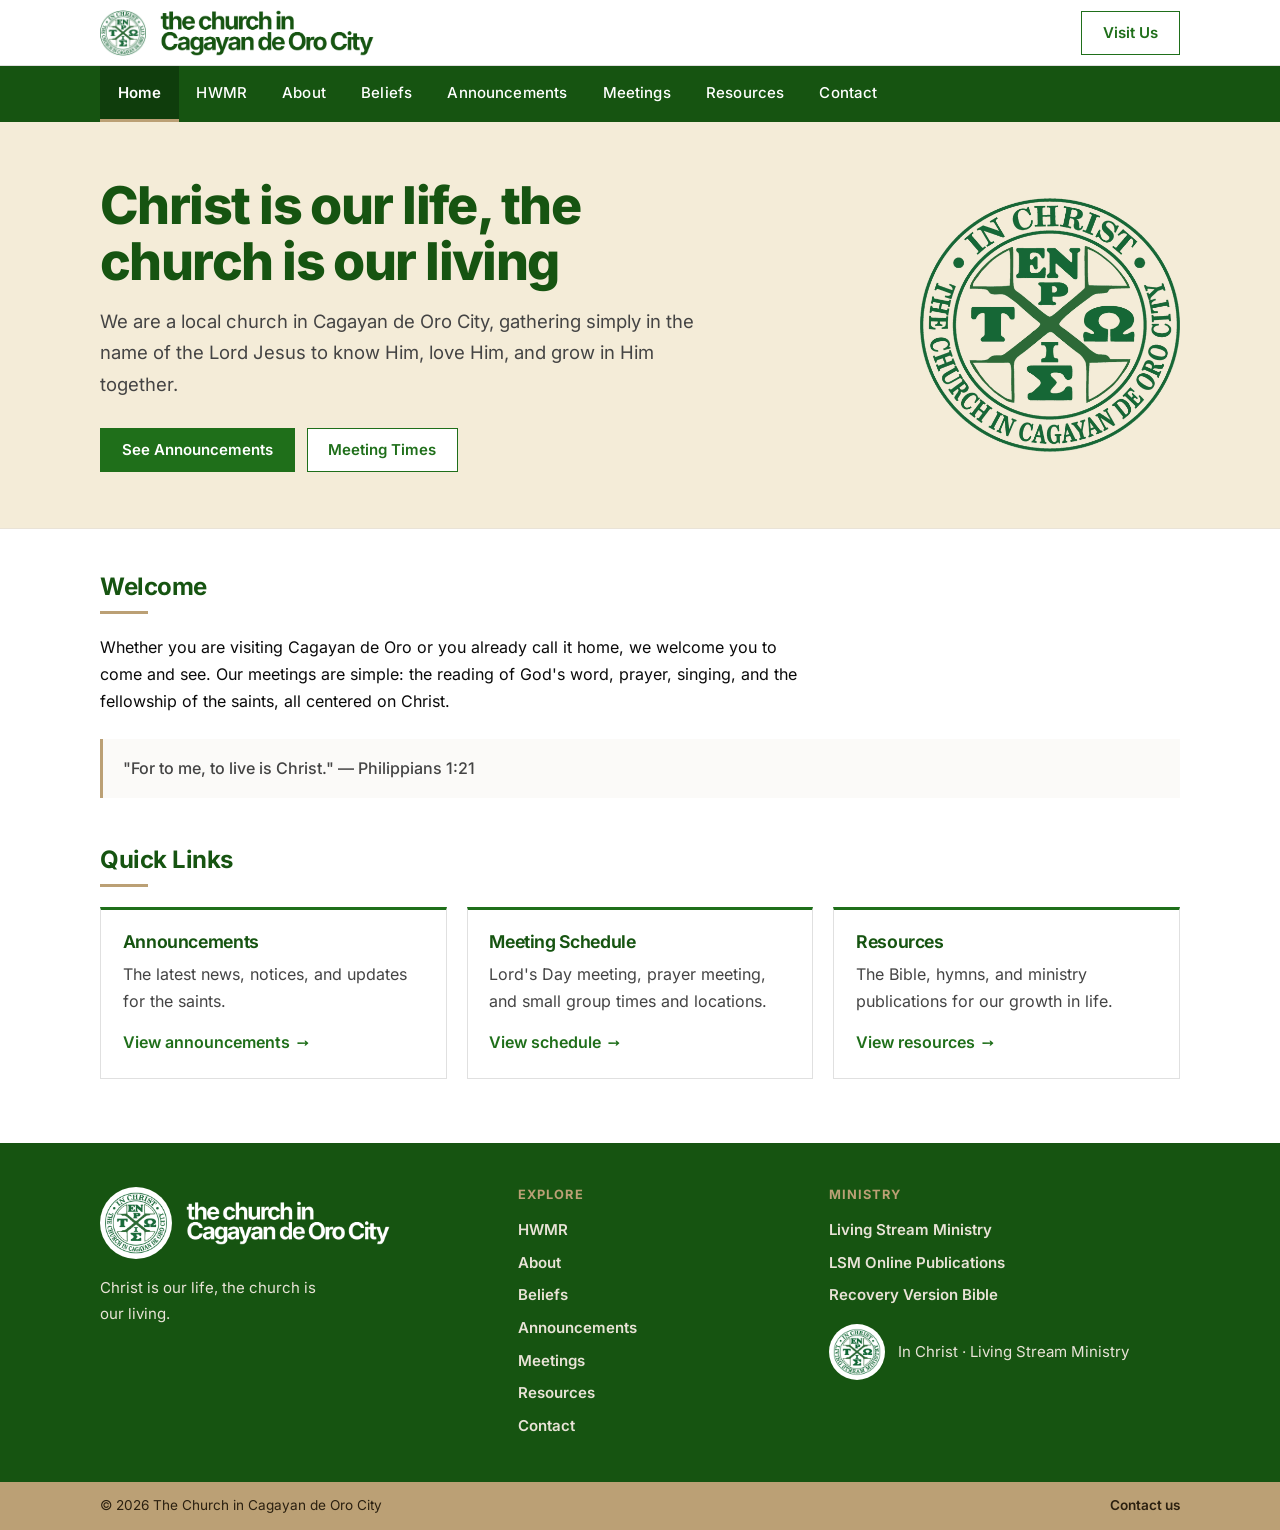
<file: index.html>
<!DOCTYPE html>
<html lang="en">
<head>
<meta charset="UTF-8">
<meta name="viewport" content="width=device-width, initial-scale=1.0">
<title>The Church in Cagayan de Oro City</title>
<meta name="description" content="Church in Cagayan de Oro — Christ is our life, the church is our living. Meeting times, announcements, and resources.">
<meta name="theme-color" content="#165411">
<link rel="icon" type="image/png" sizes="48x48" href="assets/web/favicon-48.png">
<link rel="apple-touch-icon" href="assets/web/apple-touch-icon.png">
<link rel="preload" href="assets/fonts/inter-latin-wght-normal.woff2" as="font" type="font/woff2" crossorigin>
<link rel="stylesheet" href="css/style.css">
<script>document.documentElement.classList.add('js');</script>
</head>
<body>

<a class="skip-link" href="#main">Skip to content</a>

<header class="brand-bar">
  <div class="container">
    <a class="brand" href="index.html" aria-label="The church in Cagayan de Oro City — Home">
      <img class="brand-seal" src="assets/web/seal-192.png" width="46" height="46" alt="">
      <img class="brand-text" src="assets/web/text-logo-green.png" width="214" height="46" alt="the church in Cagayan de Oro City">
    </a>
    <a class="button inverse" href="meetings.html">Visit Us</a>
  </div>
</header>

<nav class="main-nav" aria-label="Main">
  <div class="container">
    <button class="nav-toggle" type="button" aria-expanded="false" aria-controls="nav-list">
      <span class="nav-toggle-icon" aria-hidden="true"></span> Menu
    </button>
    <ul id="nav-list">
        <li><a href="index.html" aria-current="page">Home</a></li>
        <li><a href="hwmr.html">HWMR</a></li>
        <li><a href="about.html">About</a></li>
        <li><a href="beliefs.html">Beliefs</a></li>
        <li><a href="announcements.html">Announcements</a></li>
        <li><a href="meetings.html">Meetings</a></li>
        <li><a href="resources.html">Resources</a></li>
        <li><a href="contact.html">Contact</a></li>
    </ul>
  </div>
</nav>

<section class="hero">
  <div class="container">
    <div>
      <h1>Christ is our life, the church is our living</h1>
      <p>We are a local church in Cagayan de Oro City, gathering simply in the name of the Lord Jesus to know Him, love Him, and grow in Him together.</p>
      <div class="hero-actions">
        <a class="button" href="announcements.html">See Announcements</a>
        <a class="button secondary" href="meetings.html">Meeting Times</a>
      </div>
    </div>
    <img class="hero-seal" src="assets/web/seal-512.png" width="512" height="512" alt="" aria-hidden="true">
  </div>
</section>

<main id="main">
  <div class="container">

    <section>
      <h2>Welcome</h2>
      <p>Whether you are visiting Cagayan de Oro or you already call it home, we welcome you to come and see. Our meetings are simple: the reading of God's word, prayer, singing, and the fellowship of the saints, all centered on Christ.</p>
      <blockquote>"For to me, to live is Christ." — Philippians 1:21</blockquote>
    </section>

    <section>
      <h2>Quick Links</h2>
      <div class="card-grid">
        <div class="card">
          <h3>Announcements</h3>
          <p>The latest news, notices, and updates for the saints.</p>
          <a href="announcements.html">View announcements &rarr;</a>
        </div>
        <div class="card">
          <h3>Meeting Schedule</h3>
          <p>Lord's Day meeting, prayer meeting, and small group times and locations.</p>
          <a href="meetings.html">View schedule &rarr;</a>
        </div>
        <div class="card">
          <h3>Resources</h3>
          <p>The Bible, hymns, and ministry publications for our growth in life.</p>
          <a href="resources.html">View resources &rarr;</a>
        </div>
      </div>
    </section>

  </div>
</main>

<footer class="site-footer">
  <div class="footer-main">
    <div class="container">
      <div>
        <a class="footer-brand" href="index.html" aria-label="The church in Cagayan de Oro City — Home">
          <span class="footer-seal-badge"><img src="assets/web/seal-192.png" width="62" height="62" alt=""></span>
          <img class="brand-text" src="assets/web/text-logo-light.png" width="205" height="44" alt="the church in Cagayan de Oro City">
        </a>
        <p class="footer-tagline">Christ is our life, the church is our living.</p>
      </div>
      <nav aria-label="Footer">
        <h2>Explore</h2>
        <ul class="footer-links">
          <li><a href="hwmr.html">HWMR</a></li>
          <li><a href="about.html">About</a></li>
          <li><a href="beliefs.html">Beliefs</a></li>
          <li><a href="announcements.html">Announcements</a></li>
          <li><a href="meetings.html">Meetings</a></li>
          <li><a href="resources.html">Resources</a></li>
          <li><a href="contact.html">Contact</a></li>
        </ul>
      </nav>
      <div>
        <h2>Ministry</h2>
        <ul class="footer-links">
          <li><a href="https://www.lsm.org/" target="_blank" rel="noopener">Living Stream Ministry</a></li>
          <li><a href="https://www.ministrybooks.org/" target="_blank" rel="noopener">LSM Online Publications</a></li>
          <li><a href="https://online.recoveryversion.bible/" target="_blank" rel="noopener">Recovery Version Bible</a></li>
        </ul>
        <div class="footer-lsm">
          <span class="footer-seal-badge"><img src="assets/web/lsm-logo-128.png" width="48" height="48" alt=""></span>
          <span>In Christ &middot; Living Stream Ministry</span>
        </div>
      </div>
    </div>
  </div>
  <div class="footer-bar">
    <div class="container">
      <div>&copy; <span id="year"></span> The Church in Cagayan de Oro City</div>
      <div><a href="contact.html">Contact us</a></div>
    </div>
  </div>
</footer>

<script src="js/site.js" defer></script>
</body>
</html>
</file>
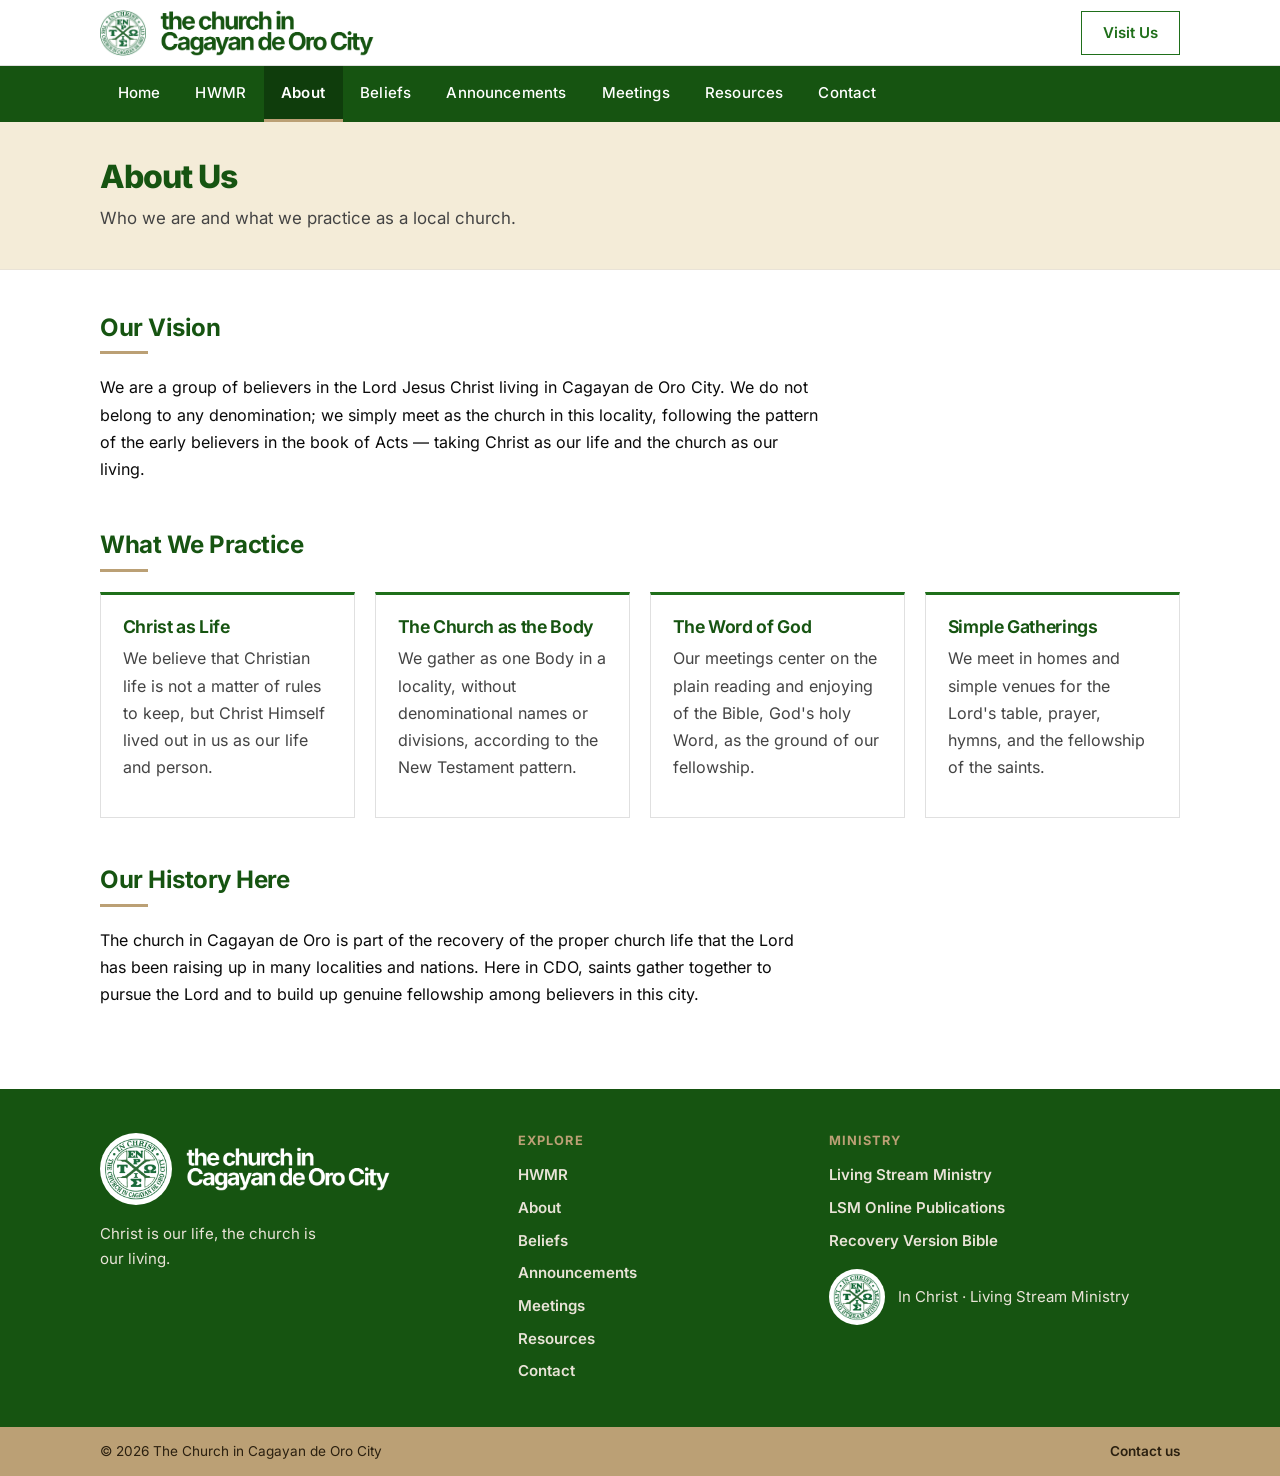
<file: about.html>
<!DOCTYPE html>
<html lang="en">
<head>
<meta charset="UTF-8">
<meta name="viewport" content="width=device-width, initial-scale=1.0">
<title>About Us — The Church in Cagayan de Oro City</title>
<meta name="description" content="About the church in Cagayan de Oro City — our vision, our practice, and our history.">
<meta name="theme-color" content="#165411">
<link rel="icon" type="image/png" sizes="48x48" href="assets/web/favicon-48.png">
<link rel="apple-touch-icon" href="assets/web/apple-touch-icon.png">
<link rel="preload" href="assets/fonts/inter-latin-wght-normal.woff2" as="font" type="font/woff2" crossorigin>
<link rel="stylesheet" href="css/style.css">
<script>document.documentElement.classList.add('js');</script>
</head>
<body>

<a class="skip-link" href="#main">Skip to content</a>

<header class="brand-bar">
  <div class="container">
    <a class="brand" href="index.html" aria-label="The church in Cagayan de Oro City — Home">
      <img class="brand-seal" src="assets/web/seal-192.png" width="46" height="46" alt="">
      <img class="brand-text" src="assets/web/text-logo-green.png" width="214" height="46" alt="the church in Cagayan de Oro City">
    </a>
    <a class="button inverse" href="meetings.html">Visit Us</a>
  </div>
</header>

<nav class="main-nav" aria-label="Main">
  <div class="container">
    <button class="nav-toggle" type="button" aria-expanded="false" aria-controls="nav-list">
      <span class="nav-toggle-icon" aria-hidden="true"></span> Menu
    </button>
    <ul id="nav-list">
        <li><a href="index.html">Home</a></li>
        <li><a href="hwmr.html">HWMR</a></li>
        <li><a href="about.html" aria-current="page">About</a></li>
        <li><a href="beliefs.html">Beliefs</a></li>
        <li><a href="announcements.html">Announcements</a></li>
        <li><a href="meetings.html">Meetings</a></li>
        <li><a href="resources.html">Resources</a></li>
        <li><a href="contact.html">Contact</a></li>
    </ul>
  </div>
</nav>

<div class="page-header">
  <div class="container">
    <h1>About Us</h1>
    <p>Who we are and what we practice as a local church.</p>
  </div>
</div>

<main id="main">
  <div class="container">

    <section>
      <h2>Our Vision</h2>
      <p>We are a group of believers in the Lord Jesus Christ living in Cagayan de Oro City. We do not belong to any denomination; we simply meet as the church in this locality, following the pattern of the early believers in the book of Acts — taking Christ as our life and the church as our living.</p>
    </section>

    <section>
      <h2>What We Practice</h2>
      <div class="card-grid">
        <div class="card">
          <h3>Christ as Life</h3>
          <p>We believe that Christian life is not a matter of rules to keep, but Christ Himself lived out in us as our life and person.</p>
        </div>
        <div class="card">
          <h3>The Church as the Body</h3>
          <p>We gather as one Body in a locality, without denominational names or divisions, according to the New Testament pattern.</p>
        </div>
        <div class="card">
          <h3>The Word of God</h3>
          <p>Our meetings center on the plain reading and enjoying of the Bible, God's holy Word, as the ground of our fellowship.</p>
        </div>
        <div class="card">
          <h3>Simple Gatherings</h3>
          <p>We meet in homes and simple venues for the Lord's table, prayer, hymns, and the fellowship of the saints.</p>
        </div>
      </div>
    </section>

    <section>
      <h2>Our History Here</h2>
      <p>The church in Cagayan de Oro is part of the recovery of the proper church life that the Lord has been raising up in many localities and nations. Here in CDO, saints gather together to pursue the Lord and to build up genuine fellowship among believers in this city.</p>
    </section>

  </div>
</main>

<footer class="site-footer">
  <div class="footer-main">
    <div class="container">
      <div>
        <a class="footer-brand" href="index.html" aria-label="The church in Cagayan de Oro City — Home">
          <span class="footer-seal-badge"><img src="assets/web/seal-192.png" width="62" height="62" alt=""></span>
          <img class="brand-text" src="assets/web/text-logo-light.png" width="205" height="44" alt="the church in Cagayan de Oro City">
        </a>
        <p class="footer-tagline">Christ is our life, the church is our living.</p>
      </div>
      <nav aria-label="Footer">
        <h2>Explore</h2>
        <ul class="footer-links">
          <li><a href="hwmr.html">HWMR</a></li>
          <li><a href="about.html">About</a></li>
          <li><a href="beliefs.html">Beliefs</a></li>
          <li><a href="announcements.html">Announcements</a></li>
          <li><a href="meetings.html">Meetings</a></li>
          <li><a href="resources.html">Resources</a></li>
          <li><a href="contact.html">Contact</a></li>
        </ul>
      </nav>
      <div>
        <h2>Ministry</h2>
        <ul class="footer-links">
          <li><a href="https://www.lsm.org/" target="_blank" rel="noopener">Living Stream Ministry</a></li>
          <li><a href="https://www.ministrybooks.org/" target="_blank" rel="noopener">LSM Online Publications</a></li>
          <li><a href="https://online.recoveryversion.bible/" target="_blank" rel="noopener">Recovery Version Bible</a></li>
        </ul>
        <div class="footer-lsm">
          <span class="footer-seal-badge"><img src="assets/web/lsm-logo-128.png" width="48" height="48" alt=""></span>
          <span>In Christ &middot; Living Stream Ministry</span>
        </div>
      </div>
    </div>
  </div>
  <div class="footer-bar">
    <div class="container">
      <div>&copy; <span id="year"></span> The Church in Cagayan de Oro City</div>
      <div><a href="contact.html">Contact us</a></div>
    </div>
  </div>
</footer>

<script src="js/site.js" defer></script>
</body>
</html>
</file>
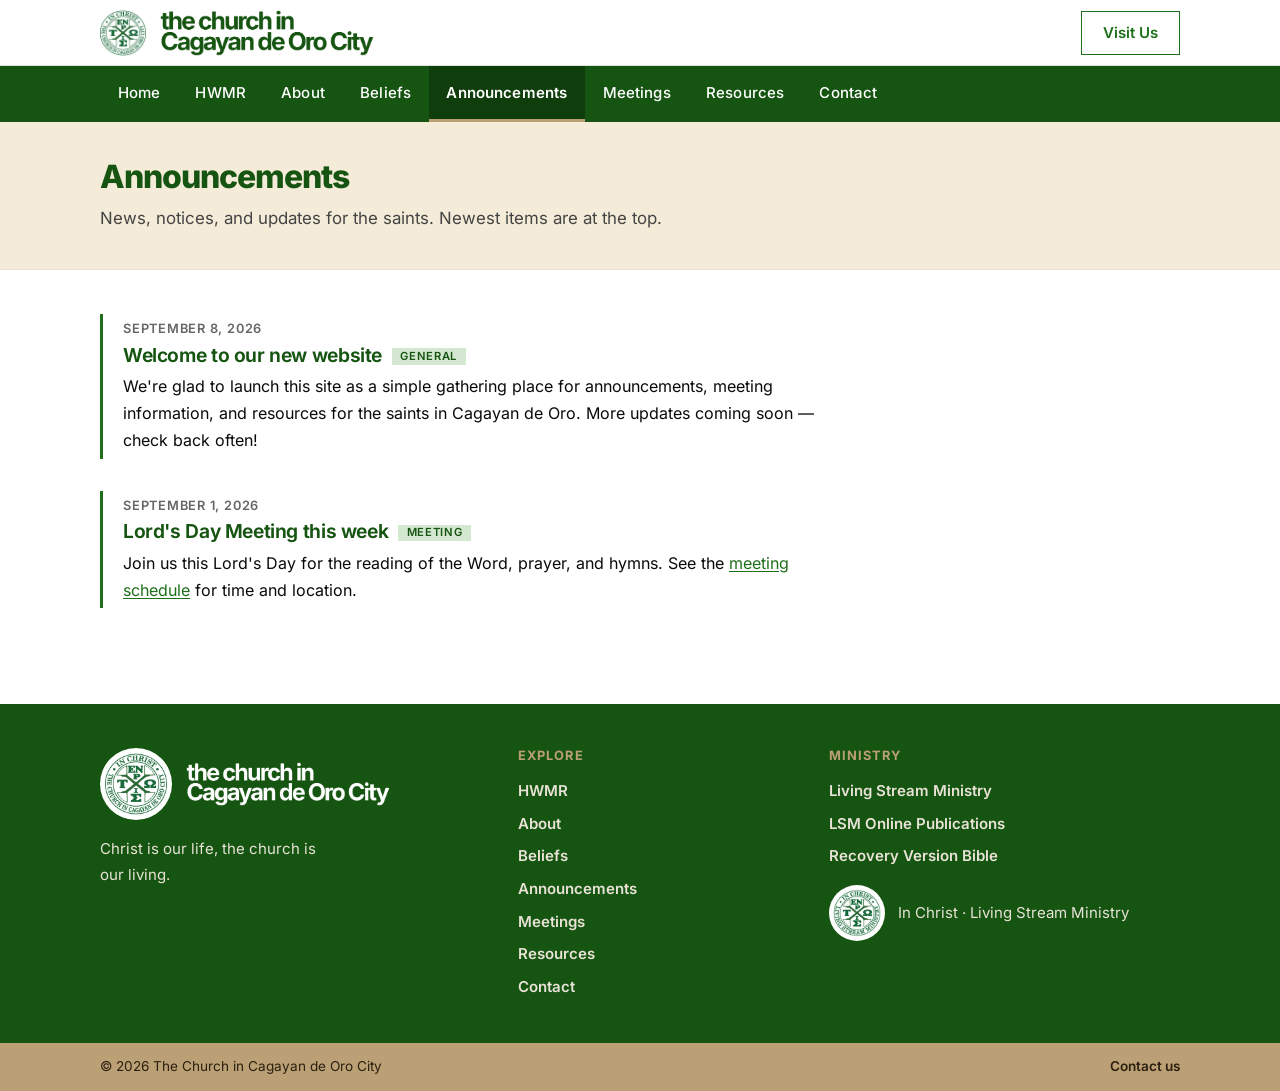
<file: announcements.html>
<!DOCTYPE html>
<html lang="en">
<head>
<meta charset="UTF-8">
<meta name="viewport" content="width=device-width, initial-scale=1.0">
<title>Announcements — The Church in Cagayan de Oro City</title>
<meta name="description" content="Latest announcements, news, and notices for the church in Cagayan de Oro.">
<meta name="theme-color" content="#165411">
<link rel="icon" type="image/png" sizes="48x48" href="assets/web/favicon-48.png">
<link rel="apple-touch-icon" href="assets/web/apple-touch-icon.png">
<link rel="preload" href="assets/fonts/inter-latin-wght-normal.woff2" as="font" type="font/woff2" crossorigin>
<link rel="stylesheet" href="css/style.css">
<script>document.documentElement.classList.add('js');</script>
</head>
<body>

<a class="skip-link" href="#main">Skip to content</a>

<header class="brand-bar">
  <div class="container">
    <a class="brand" href="index.html" aria-label="The church in Cagayan de Oro City — Home">
      <img class="brand-seal" src="assets/web/seal-192.png" width="46" height="46" alt="">
      <img class="brand-text" src="assets/web/text-logo-green.png" width="214" height="46" alt="the church in Cagayan de Oro City">
    </a>
    <a class="button inverse" href="meetings.html">Visit Us</a>
  </div>
</header>

<nav class="main-nav" aria-label="Main">
  <div class="container">
    <button class="nav-toggle" type="button" aria-expanded="false" aria-controls="nav-list">
      <span class="nav-toggle-icon" aria-hidden="true"></span> Menu
    </button>
    <ul id="nav-list">
        <li><a href="index.html">Home</a></li>
        <li><a href="hwmr.html">HWMR</a></li>
        <li><a href="about.html">About</a></li>
        <li><a href="beliefs.html">Beliefs</a></li>
        <li><a href="announcements.html" aria-current="page">Announcements</a></li>
        <li><a href="meetings.html">Meetings</a></li>
        <li><a href="resources.html">Resources</a></li>
        <li><a href="contact.html">Contact</a></li>
    </ul>
  </div>
</nav>

<div class="page-header">
  <div class="container">
    <h1>Announcements</h1>
    <p>News, notices, and updates for the saints. Newest items are at the top.</p>
  </div>
</div>

<main id="main">
  <div class="container">

    <!--
      HOW TO ADD A NEW ANNOUNCEMENT
      Copy one <article class="announcement"> block below, paste it right
      after this comment (so it appears at the top / newest first), and
      edit the date, tag, title, and text.
    -->

    <article class="announcement">
      <span class="date">September 8, 2026</span>
      <h3>Welcome to our new website<span class="tag">General</span></h3>
      <p>We're glad to launch this site as a simple gathering place for announcements, meeting information, and resources for the saints in Cagayan de Oro. More updates coming soon — check back often!</p>
    </article>

    <article class="announcement">
      <span class="date">September 1, 2026</span>
      <h3>Lord's Day Meeting this week<span class="tag">Meeting</span></h3>
      <p>Join us this Lord's Day for the reading of the Word, prayer, and hymns. See the <a href="meetings.html">meeting schedule</a> for time and location.</p>
    </article>

  </div>
</main>

<footer class="site-footer">
  <div class="footer-main">
    <div class="container">
      <div>
        <a class="footer-brand" href="index.html" aria-label="The church in Cagayan de Oro City — Home">
          <span class="footer-seal-badge"><img src="assets/web/seal-192.png" width="62" height="62" alt=""></span>
          <img class="brand-text" src="assets/web/text-logo-light.png" width="205" height="44" alt="the church in Cagayan de Oro City">
        </a>
        <p class="footer-tagline">Christ is our life, the church is our living.</p>
      </div>
      <nav aria-label="Footer">
        <h2>Explore</h2>
        <ul class="footer-links">
          <li><a href="hwmr.html">HWMR</a></li>
          <li><a href="about.html">About</a></li>
          <li><a href="beliefs.html">Beliefs</a></li>
          <li><a href="announcements.html">Announcements</a></li>
          <li><a href="meetings.html">Meetings</a></li>
          <li><a href="resources.html">Resources</a></li>
          <li><a href="contact.html">Contact</a></li>
        </ul>
      </nav>
      <div>
        <h2>Ministry</h2>
        <ul class="footer-links">
          <li><a href="https://www.lsm.org/" target="_blank" rel="noopener">Living Stream Ministry</a></li>
          <li><a href="https://www.ministrybooks.org/" target="_blank" rel="noopener">LSM Online Publications</a></li>
          <li><a href="https://online.recoveryversion.bible/" target="_blank" rel="noopener">Recovery Version Bible</a></li>
        </ul>
        <div class="footer-lsm">
          <span class="footer-seal-badge"><img src="assets/web/lsm-logo-128.png" width="48" height="48" alt=""></span>
          <span>In Christ &middot; Living Stream Ministry</span>
        </div>
      </div>
    </div>
  </div>
  <div class="footer-bar">
    <div class="container">
      <div>&copy; <span id="year"></span> The Church in Cagayan de Oro City</div>
      <div><a href="contact.html">Contact us</a></div>
    </div>
  </div>
</footer>

<script src="js/site.js" defer></script>
</body>
</html>
</file>
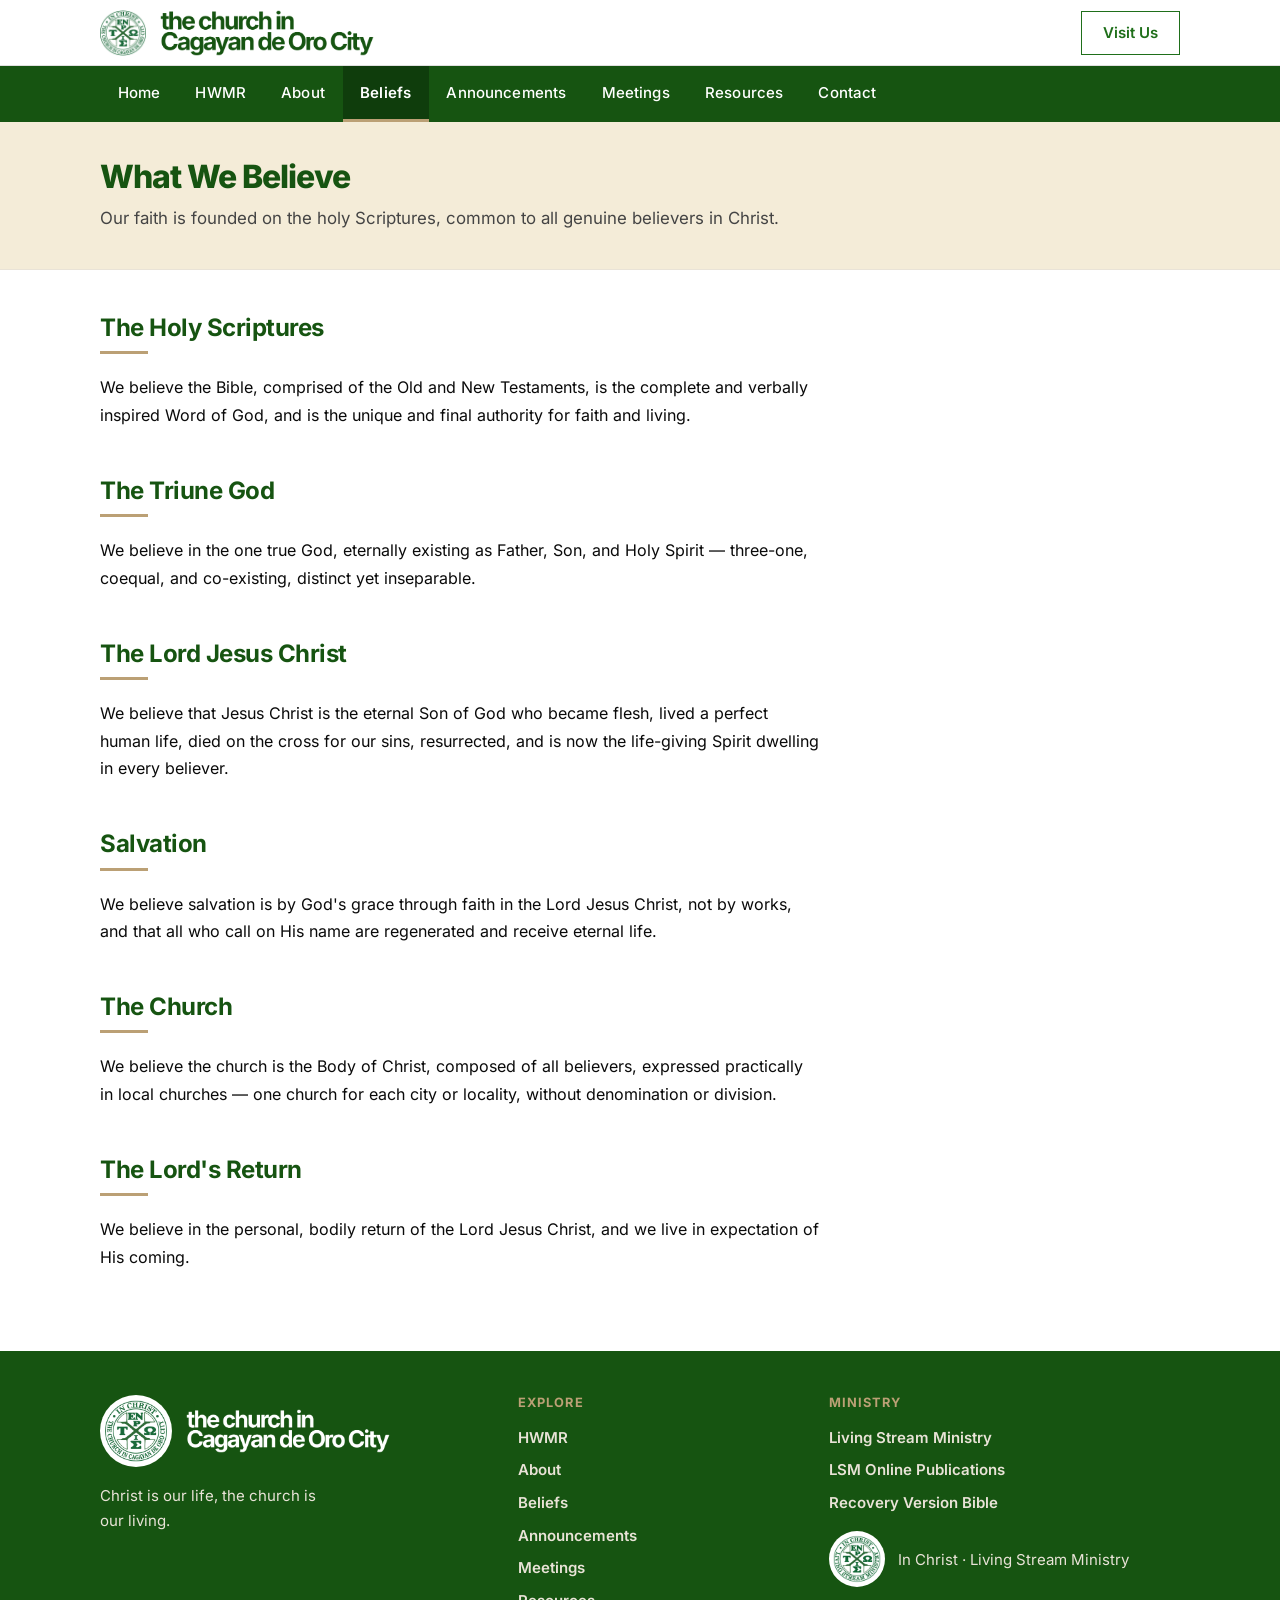
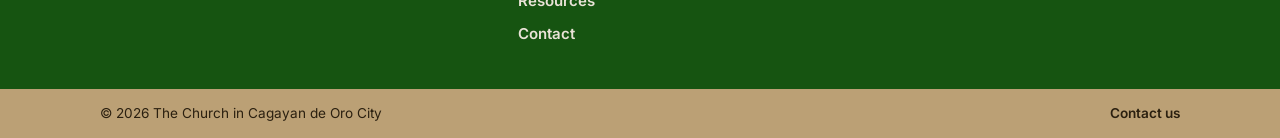
<file: beliefs.html>
<!DOCTYPE html>
<html lang="en">
<head>
<meta charset="UTF-8">
<meta name="viewport" content="width=device-width, initial-scale=1.0">
<title>What We Believe — The Church in Cagayan de Oro City</title>
<meta name="description" content="The core beliefs of the church in Cagayan de Oro City.">
<meta name="theme-color" content="#165411">
<link rel="icon" type="image/png" sizes="48x48" href="assets/web/favicon-48.png">
<link rel="apple-touch-icon" href="assets/web/apple-touch-icon.png">
<link rel="preload" href="assets/fonts/inter-latin-wght-normal.woff2" as="font" type="font/woff2" crossorigin>
<link rel="stylesheet" href="css/style.css">
<script>document.documentElement.classList.add('js');</script>
</head>
<body>

<a class="skip-link" href="#main">Skip to content</a>

<header class="brand-bar">
  <div class="container">
    <a class="brand" href="index.html" aria-label="The church in Cagayan de Oro City — Home">
      <img class="brand-seal" src="assets/web/seal-192.png" width="46" height="46" alt="">
      <img class="brand-text" src="assets/web/text-logo-green.png" width="214" height="46" alt="the church in Cagayan de Oro City">
    </a>
    <a class="button inverse" href="meetings.html">Visit Us</a>
  </div>
</header>

<nav class="main-nav" aria-label="Main">
  <div class="container">
    <button class="nav-toggle" type="button" aria-expanded="false" aria-controls="nav-list">
      <span class="nav-toggle-icon" aria-hidden="true"></span> Menu
    </button>
    <ul id="nav-list">
        <li><a href="index.html">Home</a></li>
        <li><a href="hwmr.html">HWMR</a></li>
        <li><a href="about.html">About</a></li>
        <li><a href="beliefs.html" aria-current="page">Beliefs</a></li>
        <li><a href="announcements.html">Announcements</a></li>
        <li><a href="meetings.html">Meetings</a></li>
        <li><a href="resources.html">Resources</a></li>
        <li><a href="contact.html">Contact</a></li>
    </ul>
  </div>
</nav>

<div class="page-header">
  <div class="container">
    <h1>What We Believe</h1>
    <p>Our faith is founded on the holy Scriptures, common to all genuine believers in Christ.</p>
  </div>
</div>

<main id="main">
  <div class="container">

    <section>
      <h2>The Holy Scriptures</h2>
      <p>We believe the Bible, comprised of the Old and New Testaments, is the complete and verbally inspired Word of God, and is the unique and final authority for faith and living.</p>
    </section>

    <section>
      <h2>The Triune God</h2>
      <p>We believe in the one true God, eternally existing as Father, Son, and Holy Spirit — three-one, coequal, and co-existing, distinct yet inseparable.</p>
    </section>

    <section>
      <h2>The Lord Jesus Christ</h2>
      <p>We believe that Jesus Christ is the eternal Son of God who became flesh, lived a perfect human life, died on the cross for our sins, resurrected, and is now the life-giving Spirit dwelling in every believer.</p>
    </section>

    <section>
      <h2>Salvation</h2>
      <p>We believe salvation is by God's grace through faith in the Lord Jesus Christ, not by works, and that all who call on His name are regenerated and receive eternal life.</p>
    </section>

    <section>
      <h2>The Church</h2>
      <p>We believe the church is the Body of Christ, composed of all believers, expressed practically in local churches — one church for each city or locality, without denomination or division.</p>
    </section>

    <section>
      <h2>The Lord's Return</h2>
      <p>We believe in the personal, bodily return of the Lord Jesus Christ, and we live in expectation of His coming.</p>
    </section>

  </div>
</main>

<footer class="site-footer">
  <div class="footer-main">
    <div class="container">
      <div>
        <a class="footer-brand" href="index.html" aria-label="The church in Cagayan de Oro City — Home">
          <span class="footer-seal-badge"><img src="assets/web/seal-192.png" width="62" height="62" alt=""></span>
          <img class="brand-text" src="assets/web/text-logo-light.png" width="205" height="44" alt="the church in Cagayan de Oro City">
        </a>
        <p class="footer-tagline">Christ is our life, the church is our living.</p>
      </div>
      <nav aria-label="Footer">
        <h2>Explore</h2>
        <ul class="footer-links">
          <li><a href="hwmr.html">HWMR</a></li>
          <li><a href="about.html">About</a></li>
          <li><a href="beliefs.html">Beliefs</a></li>
          <li><a href="announcements.html">Announcements</a></li>
          <li><a href="meetings.html">Meetings</a></li>
          <li><a href="resources.html">Resources</a></li>
          <li><a href="contact.html">Contact</a></li>
        </ul>
      </nav>
      <div>
        <h2>Ministry</h2>
        <ul class="footer-links">
          <li><a href="https://www.lsm.org/" target="_blank" rel="noopener">Living Stream Ministry</a></li>
          <li><a href="https://www.ministrybooks.org/" target="_blank" rel="noopener">LSM Online Publications</a></li>
          <li><a href="https://online.recoveryversion.bible/" target="_blank" rel="noopener">Recovery Version Bible</a></li>
        </ul>
        <div class="footer-lsm">
          <span class="footer-seal-badge"><img src="assets/web/lsm-logo-128.png" width="48" height="48" alt=""></span>
          <span>In Christ &middot; Living Stream Ministry</span>
        </div>
      </div>
    </div>
  </div>
  <div class="footer-bar">
    <div class="container">
      <div>&copy; <span id="year"></span> The Church in Cagayan de Oro City</div>
      <div><a href="contact.html">Contact us</a></div>
    </div>
  </div>
</footer>

<script src="js/site.js" defer></script>
</body>
</html>
</file>
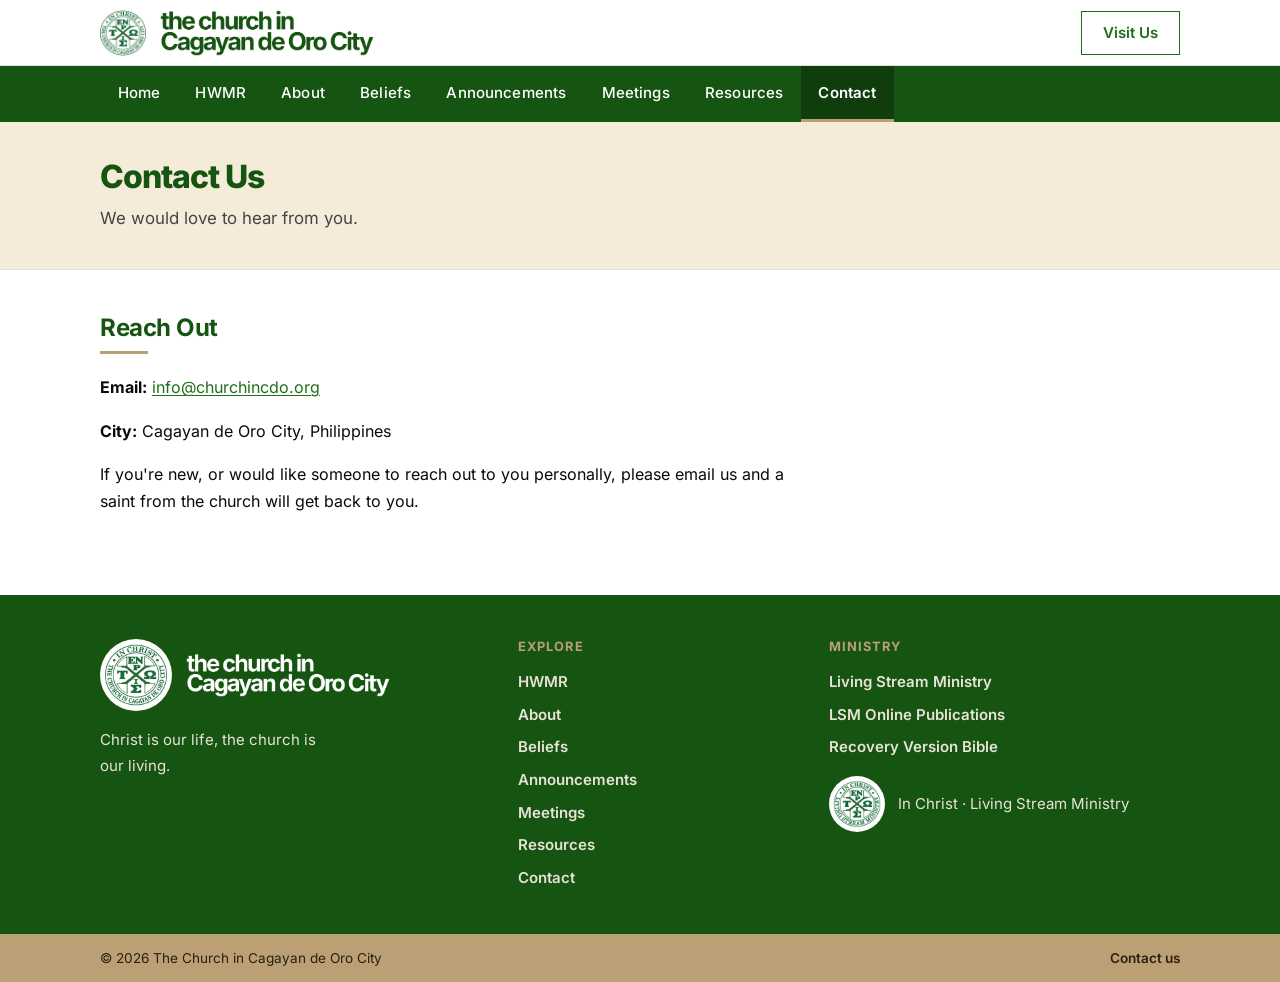
<file: contact.html>
<!DOCTYPE html>
<html lang="en">
<head>
<meta charset="UTF-8">
<meta name="viewport" content="width=device-width, initial-scale=1.0">
<title>Contact Us — The Church in Cagayan de Oro City</title>
<meta name="description" content="Get in touch with the church in Cagayan de Oro.">
<meta name="theme-color" content="#165411">
<link rel="icon" type="image/png" sizes="48x48" href="assets/web/favicon-48.png">
<link rel="apple-touch-icon" href="assets/web/apple-touch-icon.png">
<link rel="preload" href="assets/fonts/inter-latin-wght-normal.woff2" as="font" type="font/woff2" crossorigin>
<link rel="stylesheet" href="css/style.css">
<script>document.documentElement.classList.add('js');</script>
</head>
<body>

<a class="skip-link" href="#main">Skip to content</a>

<header class="brand-bar">
  <div class="container">
    <a class="brand" href="index.html" aria-label="The church in Cagayan de Oro City — Home">
      <img class="brand-seal" src="assets/web/seal-192.png" width="46" height="46" alt="">
      <img class="brand-text" src="assets/web/text-logo-green.png" width="214" height="46" alt="the church in Cagayan de Oro City">
    </a>
    <a class="button inverse" href="meetings.html">Visit Us</a>
  </div>
</header>

<nav class="main-nav" aria-label="Main">
  <div class="container">
    <button class="nav-toggle" type="button" aria-expanded="false" aria-controls="nav-list">
      <span class="nav-toggle-icon" aria-hidden="true"></span> Menu
    </button>
    <ul id="nav-list">
        <li><a href="index.html">Home</a></li>
        <li><a href="hwmr.html">HWMR</a></li>
        <li><a href="about.html">About</a></li>
        <li><a href="beliefs.html">Beliefs</a></li>
        <li><a href="announcements.html">Announcements</a></li>
        <li><a href="meetings.html">Meetings</a></li>
        <li><a href="resources.html">Resources</a></li>
        <li><a href="contact.html" aria-current="page">Contact</a></li>
    </ul>
  </div>
</nav>

<div class="page-header">
  <div class="container">
    <h1>Contact Us</h1>
    <p>We would love to hear from you.</p>
  </div>
</div>

<main id="main">
  <div class="container">

    <section>
      <h2>Reach Out</h2>
      <p><strong>Email:</strong> <a href="mailto:info@churchincdo.org">info@churchincdo.org</a></p>
      <p><strong>City:</strong> Cagayan de Oro City, Philippines</p>
      <p>If you're new, or would like someone to reach out to you personally, please email us and a saint from the church will get back to you.</p>
    </section>

  </div>
</main>

<footer class="site-footer">
  <div class="footer-main">
    <div class="container">
      <div>
        <a class="footer-brand" href="index.html" aria-label="The church in Cagayan de Oro City — Home">
          <span class="footer-seal-badge"><img src="assets/web/seal-192.png" width="62" height="62" alt=""></span>
          <img class="brand-text" src="assets/web/text-logo-light.png" width="205" height="44" alt="the church in Cagayan de Oro City">
        </a>
        <p class="footer-tagline">Christ is our life, the church is our living.</p>
      </div>
      <nav aria-label="Footer">
        <h2>Explore</h2>
        <ul class="footer-links">
          <li><a href="hwmr.html">HWMR</a></li>
          <li><a href="about.html">About</a></li>
          <li><a href="beliefs.html">Beliefs</a></li>
          <li><a href="announcements.html">Announcements</a></li>
          <li><a href="meetings.html">Meetings</a></li>
          <li><a href="resources.html">Resources</a></li>
          <li><a href="contact.html">Contact</a></li>
        </ul>
      </nav>
      <div>
        <h2>Ministry</h2>
        <ul class="footer-links">
          <li><a href="https://www.lsm.org/" target="_blank" rel="noopener">Living Stream Ministry</a></li>
          <li><a href="https://www.ministrybooks.org/" target="_blank" rel="noopener">LSM Online Publications</a></li>
          <li><a href="https://online.recoveryversion.bible/" target="_blank" rel="noopener">Recovery Version Bible</a></li>
        </ul>
        <div class="footer-lsm">
          <span class="footer-seal-badge"><img src="assets/web/lsm-logo-128.png" width="48" height="48" alt=""></span>
          <span>In Christ &middot; Living Stream Ministry</span>
        </div>
      </div>
    </div>
  </div>
  <div class="footer-bar">
    <div class="container">
      <div>&copy; <span id="year"></span> The Church in Cagayan de Oro City</div>
      <div><a href="contact.html">Contact us</a></div>
    </div>
  </div>
</footer>

<script src="js/site.js" defer></script>
</body>
</html>
</file>
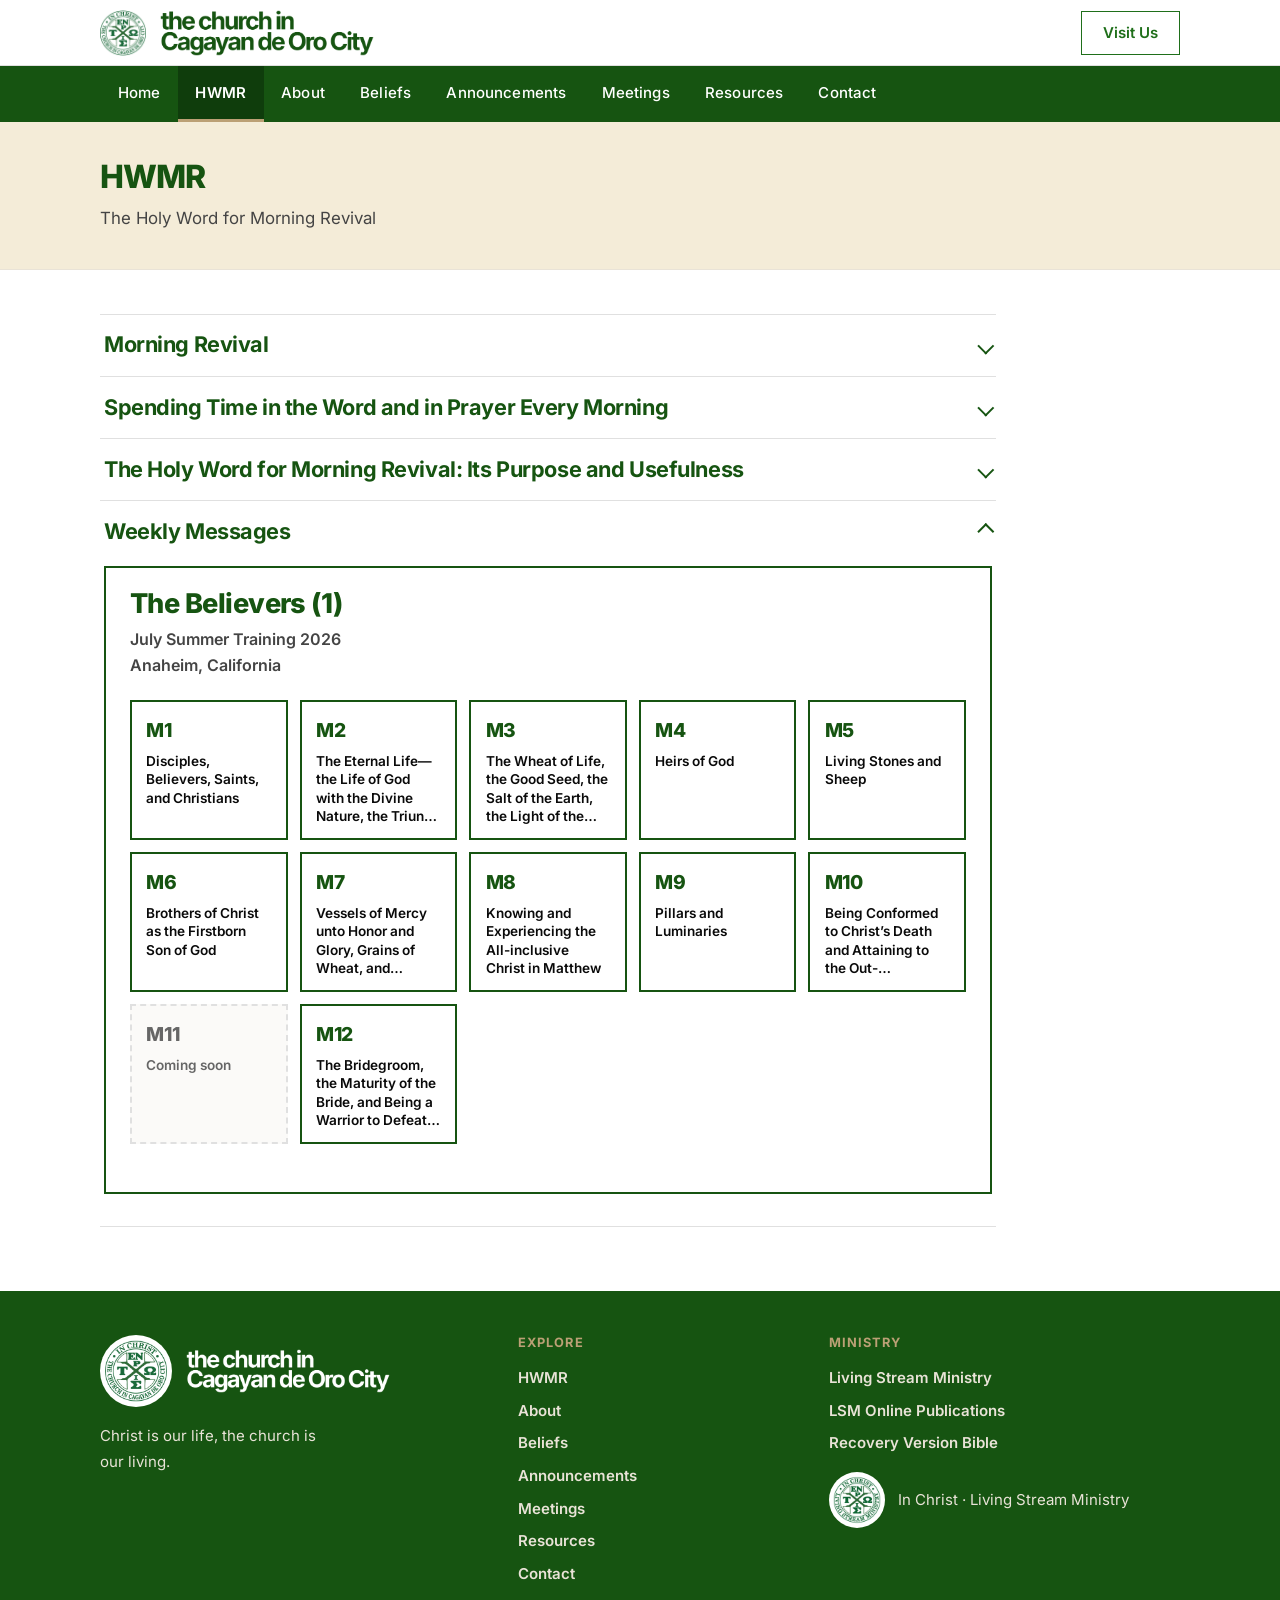
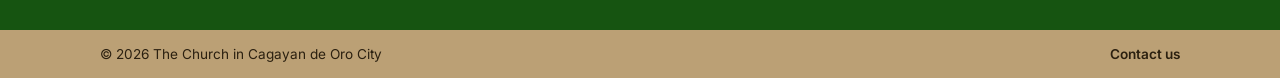
<file: hwmr.html>
<!DOCTYPE html>
<html lang="en">
<head>
<meta charset="UTF-8">
<meta name="viewport" content="width=device-width, initial-scale=1.0">
<title>HWMR — The Church in Cagayan de Oro City</title>
<meta name="description" content="HWMR — The Holy Word for Morning Revival: spending time with the Lord in His Word every morning.">
<meta name="theme-color" content="#165411">
<link rel="icon" type="image/png" sizes="48x48" href="assets/web/favicon-48.png">
<link rel="apple-touch-icon" href="assets/web/apple-touch-icon.png">
<link rel="preload" href="assets/fonts/inter-latin-wght-normal.woff2" as="font" type="font/woff2" crossorigin>
<link rel="stylesheet" href="css/style.css">
<script>document.documentElement.classList.add('js');</script>
</head>
<body>

<a class="skip-link" href="#main">Skip to content</a>

<header class="brand-bar">
  <div class="container">
    <a class="brand" href="index.html" aria-label="The church in Cagayan de Oro City — Home">
      <img class="brand-seal" src="assets/web/seal-192.png" width="46" height="46" alt="">
      <img class="brand-text" src="assets/web/text-logo-green.png" width="214" height="46" alt="the church in Cagayan de Oro City">
    </a>
    <a class="button inverse" href="meetings.html">Visit Us</a>
  </div>
</header>

<nav class="main-nav" aria-label="Main">
  <div class="container">
    <button class="nav-toggle" type="button" aria-expanded="false" aria-controls="nav-list">
      <span class="nav-toggle-icon" aria-hidden="true"></span> Menu
    </button>
    <ul id="nav-list">
        <li><a href="index.html">Home</a></li>
        <li><a href="hwmr.html" aria-current="page">HWMR</a></li>
        <li><a href="about.html">About</a></li>
        <li><a href="beliefs.html">Beliefs</a></li>
        <li><a href="announcements.html">Announcements</a></li>
        <li><a href="meetings.html">Meetings</a></li>
        <li><a href="resources.html">Resources</a></li>
        <li><a href="contact.html">Contact</a></li>
    </ul>
  </div>
</nav>

<div class="page-header">
  <div class="container">
    <h1>HWMR</h1>
    <p>The Holy Word for Morning Revival</p>
  </div>
</div>

<main id="main">
  <div class="container">

    <article class="prose">
    <!-- HWMR:START (generated by tools/build_hwmr.py — edit that, not this) -->
    <details class="group">
      <summary><h2>Morning Revival</h2></summary>
      <div class="group-body">
      <p>A good spiritual principle we all need to learn is that we need to be revived every morning. The first thing in the morning, if possible, needs to be our time with the Lord. For example, King David was anticipating the dawn so that he would muse on God’s Word; the Lord Jesus woke up early in the morning, even while it was still dark, and spent time with the Father, and many other spiritual men and women who loved the Lord more than they loved their own bed – and they woke up a little earlier than usual to spend time with the Lord.</p>

      <p>Some very useful practices in the morning are to pray and open to the Lord, pray over the Word, read the Word of God, read some spiritual nourishment, etc. We have discovered that it is very useful and encouraging to go through the Holy Word for the Morning Revival – both as individuals and as churches – and then on the Lord’s Day, we can all speak the same thing, since we’re in the same thing during the week!</p>
      </div>
    </details>
    <details class="group">
      <summary><h2>Spending Time in the Word and in Prayer Every Morning</h2></summary>
      <div class="group-body">
      <p>Some saints claim that because they were born with a weak disposition, they should not be bound by any legalities. They support this claim by quoting Romans 7:18, which says, “To will is present with me, but to work out the good is not.” However, verses 15 through 17 show that this word was written about overcoming indwelling sin, not about taking care of daily life necessities. No caring parent would excuse a child from eating breakfast simply because the child was born with a weak disposition. Nor would any employee tell his boss that he cannot come to work early in the morning because he was born with a weak disposition or that he will wait for inspiration to come to work. Life forces us all to find a way to do what we need to do. If we can find time to eat breakfast, and if we can arrive at our workplace on time, we should not despise the Lord by saying that we cannot rise early to spend time in the Word and in prayer every morning. If we see that spending time in the Word is truly a life necessity, we will not excuse ourselves from it.</p>

      <p>If we set our will to spend time in the Word every morning, we can do it. Where there is a will, there is a way.</p>

      <p class="source">Extracted from “Crucial Principles for the Christian Life and the Church Life” – Chapter One “The Vine and the Word”</p>
      </div>
    </details>
    <details class="group">
      <summary><h2>The Holy Word for Morning Revival: Its Purpose and Usefulness</h2></summary>
      <div class="group-body">
      <p>Read via this newsletter portion, Having this ministry. Here are some of the quotes on the matter of having morning revival, morning watch, and reading the HWMR together with having a revived daily living and prophesying.</p>

      <blockquote>
        <p>When we get up every morning, we should first think of the Lord and call on His name and then spend ten minutes to read two verses and pray over them. By praying over the verses, we will be supplied with spiritual air, water, and bread. This is a good way to begin our morning. We also need to walk according to the spirit during the day. This is the way to have an overcoming living.</p>
        <footer>CWWL, 1988, vol. 1, “The Proper Way for Believers to Meet and Serve,” p. 61</footer>
      </blockquote>

      <blockquote>
        <p>If we mean business with the Lord and do not wish to be sloppy in the Lord’s recovery, we must be clear concerning the matter of being revived every morning. We did not see this matter for many years. I have been in the Lord’s recovery for fifty-six years, but only recently have I spoken so emphatically concerning the fact that the Christian life has a new beginning, a new revival, every morning. We should be revived every morning and overcome every day; this is the genuine revival.</p>
        <footer>CWWL, 1988, vol. 4, pp. 60, 61</footer>
      </blockquote>

      <blockquote>
        <p>We should shepherd the saints to prophesy by helping them to pray-read a few verses in the Bible each day, Monday through Saturday (Eph. 6:17-18). The saints should also be perfected to make notes concerning their spiritual inspiration from each day and review their daily notes on Saturday evening to compose a short prophecy. We have published The Holy Word for Morning Revival as an aid to the believers in developing a daily time of morning revival with the Lord in His word and in preparing a prophecy. Many saints in the churches can testify that they have benefited from this publication. In order to prophesy on the Lord’s Day in an adequate way, the saints need to labor, struggle, strive, fight, and wrestle.</p>
        <footer>CWWL, 1990, vol. 1, p. 115</footer>
      </blockquote>

      <blockquote>
        <p>In the meetings we should have a psalm, a teaching that instructs the brothers and sisters with spiritual words, and a revelation that shines light. Paul says, “Each one has.” The word has in Greek mainly means “to hold, to possess.” This is not a matter of receiving spiritual inspiration during the meeting but of being well prepared before the meeting. When the Israelites in the Old Testament went to Jerusalem three times a year in order to hold a feast before Jehovah, no one would go with empty hands. They all brought some produce from their land. The Israelites needed to labor to sow seed, plow, water, and then harvest the top portion. At the time of the feast they would bring this portion to offer to Jehovah and enjoy the feast together with all the people. Similarly, we need to labor in our daily life for our meetings.</p>
        <footer>CWWL, 1988, vol. 4, p. 144</footer>
      </blockquote>

      <blockquote>
        <p>In recent years we have found a way to use a portion of the Word for morning revival. The practice of pray-reading and reading portions from The Holy Word for Morning Revival has been a great help to many of the saints. Many have testified that in the past, when they came to the meeting, they did not want to prophesy; they did not want to speak for the Lord, because they had no inspiration and no subject on which to speak. But since they began to use The Holy Word for Morning Revival, their spirits have been stirred up, their thoughts have been inspired, and they now have a subject on which to speak, with some material to eat, to digest, to paraphrase, and to pray-read.</p>
        <footer>CWWL, 1991-1992, vol. 2, pp. 603-604</footer>
      </blockquote>
      </div>
    </details>
    <details class="group" open>
      <summary><h2>Weekly Messages</h2></summary>
      <div class="group-body">
          <div class="week-card">
            <header class="week-head">
              <h3>The Believers (1)</h3>
              <p class="week-meta"><span>July Summer Training 2026</span><span>Anaheim, California</span></p>
            </header>
            <div class="msg-tiles" role="group" aria-label="Messages">
                <button type="button" class="msg-tile" aria-expanded="false" aria-controls="msg-1"><span class="msg-num">M1</span><span class="msg-title">Disciples, Believers, Saints, and Christians</span></button>
                <button type="button" class="msg-tile" aria-expanded="false" aria-controls="msg-2"><span class="msg-num">M2</span><span class="msg-title">The Eternal Life—the Life of God with the Divine Nature, the Triune God Being the Structure of the Bible, and the Hidden God, a God Who Hides Himself</span></button>
                <button type="button" class="msg-tile" aria-expanded="false" aria-controls="msg-3"><span class="msg-num">M3</span><span class="msg-title">The Wheat of Life, the Good Seed, the Salt of the Earth, the Light of the World, and the Fishers of Men</span></button>
                <button type="button" class="msg-tile" aria-expanded="false" aria-controls="msg-4"><span class="msg-num">M4</span><span class="msg-title">Heirs of God</span></button>
                <button type="button" class="msg-tile" aria-expanded="false" aria-controls="msg-5"><span class="msg-num">M5</span><span class="msg-title">Living Stones and Sheep</span></button>
                <button type="button" class="msg-tile" aria-expanded="false" aria-controls="msg-6"><span class="msg-num">M6</span><span class="msg-title">Brothers of Christ as the Firstborn Son of God</span></button>
                <button type="button" class="msg-tile" aria-expanded="false" aria-controls="msg-7"><span class="msg-num">M7</span><span class="msg-title">Vessels of Mercy unto Honor and Glory, Grains of Wheat, and Branches of the Vine</span></button>
                <button type="button" class="msg-tile" aria-expanded="false" aria-controls="msg-8"><span class="msg-num">M8</span><span class="msg-title">Knowing and Experiencing the All-inclusive Christ in Matthew</span></button>
                <button type="button" class="msg-tile" aria-expanded="false" aria-controls="msg-9"><span class="msg-num">M9</span><span class="msg-title">Pillars and Luminaries</span></button>
                <button type="button" class="msg-tile" aria-expanded="false" aria-controls="msg-10"><span class="msg-num">M10</span><span class="msg-title">Being Conformed to Christ’s Death and Attaining to the Out-resurrection</span></button>
                <button type="button" class="msg-tile" disabled><span class="msg-num">M11</span><span class="msg-title">Coming soon</span></button>
                <button type="button" class="msg-tile" aria-expanded="false" aria-controls="msg-12"><span class="msg-num">M12</span><span class="msg-title">The Bridegroom, the Maturity of the Bride, and Being a Warrior to Defeat God’s Enemy</span></button>
            </div>
            <div class="msg-panels">
              <section class="msg-panel" id="msg-1" aria-labelledby="msg-1-title">
                <header class="msg-head">
                  <p class="msg-eyebrow">Message One</p>
                  <h4 id="msg-1-title">Disciples, Believers, Saints, and Christians</h4>
                </header>
                <div class="msg-body">
                <h5>THE EXTRACT OF THE OUTLINES</h5>
                <p class="label">Scripture reading:</p>
                <p class="verse">Matt. 9:9 And as Jesus passed on from there, He saw a man sitting at the tax office, called Matthew, and He said to him, Follow Me. And he rose and followed Him.</p>
                <p class="op-main">I. We are the disciples of Christ, those who learn Christ as the reality is in Jesus, so that He may have His own corporate expression and be glorified in the church and in the New Jerusalem—Matt. 5:1; Eph. 3:21; Rev. 21:11: (Monday, Tuesday)</p>
                <p class="op-sub">A. We are <strong>trained from natural men to be God-men</strong>, denying the natural life and living the divine life according to the pattern of Christ as the first God-man; this is to learn Christ—Eph. 4:23; Deut. 17:18-20.</p>
                <p class="op-sub">B. We learn Christ <strong>by eating Christ so that we may be replaced by Christ</strong>, enjoying Him as our supply so that we may have the power to choose and practice the will of God—John 6:57; Eph. 3:20-21. <strong>(Wednesday)</strong></p>
                <p class="op-main">II. We are believers in Christ, those who have life and live by the faith of the Son of God; faith annuls us and causes us to live God and express God—Rom. 1:17; Heb. 11:6; Gal. 2:20: (Thursday)</p>
                <p class="op-sub">A. The believers in Christ have been transferred out of Adam into Christ, regenerated to be a new creation, and are now joined to Christ as one spirit—1 Cor. 15:22; 2 Cor. 5:17; 1 Cor. 6:17.</p>
                <p class="op-sub">B. Faith comes from hearing the word; when we hear Christ, He becomes the applied word, dispensed into us as the Spirit to become our faith—Rom. 10:17; John 6:63.</p>
                <p class="op-main">III. We are the saints of God, who have been positionally sanctified by His redeeming blood and are being dispositionally sanctified by His holy nature—Rom. 1:7; Heb. 13:12; 1 Thes. 5:23-24. (Friday)</p>
                <p class="op-main">IV. We are Christians, who are one with Christ, having Him as the content of our bountiful supply so that we may live Him in our daily life, that He may be magnified—Acts 11:26; 1 Cor. 6:17; Phil. 1:19-21a: (Saturday)</p>
                <p class="op-sub">A. The goal of being a Christian is that we walk by the Spirit to live Christ so that God may be glorified, that is, expressed—Gal. 2:20; 1 Cor. 10:31.</p>
                <p class="op-sub">B. Every Christian has a particular journey ordained by the Lord for him, which he must walk himself; no one can replace him, nor can he replace anyone—Acts 13:22, 25, 36; 2 Tim. 4:7-8.</p>
                <h5>OPENING WORD OF THE PROPHESYING MEETING</h5>
                <p>Reading the verses in each day</p>
                <p class="label">Reading the main points in the outlines.</p>
                <p class="label">Pray-reading the verses:</p>
                <p>To the church of God which is in Corinth, to those who have been sanctified in Christ Jesus, the called saints, with all those who call upon the name of our Lord Jesus Christ in every place…—1 Cor. 1:2.</p>
                <p>I am crucified with Christ; and it is no longer I who live, but it is Christ who lives in me; and the life which I now live in the flesh I live in faith, the faith of the Son of God, who loved me and gave Himself up for me—Gal. 2:20.</p>
                <p>I Myself will shepherd My flock, and I will cause them to lie down, declares the Lord Jehovah—Ezek. 34:15.</p>
                <p class="label">Word of Appetizer</p>
                <p>What is a disciple? What is a Christian? We are disciples of Christ, that is, those who follow Christ and learn Christ according to the reality in Jesus (which is the actual condition of the God-man living of Jesus as recorded in the four Gospels); this is to experience Him in the experience of Christ so that we may become His organic multiplication and reproduction to be His corporate expression, that He may be glorified in the church and in the New Jerusalem. We are Christians, Christ-men, one with Christ; because of our organic union with Christ, we have Him as the content of our all-sufficient supply so that we may live Him in our daily life and He may be magnified.</p>
                <p class="label">Spiritual Burden</p>
                <p>We are disciples of Christ, that is, those who follow Christ and learn Christ according to the reality in Jesus (which is the actual condition of the God-man living of Jesus as recorded in the four Gospels); this is to experience Him in the experience of Christ so that we may become His organic multiplication and reproduction to be His corporate expression, that He may be glorified in the church and in the New Jerusalem. The Lord’s disciples have the real presence of The Triune God as their great joy, making them persons with the “humanity of Jesus,” who are sweet, charming, and attractive to those whom they contact, without any falsehood or hypocrisy.</p>
                <h5>Concluding Word of the Prophesying Meeting</h5>
                <p class="label">The Revelation of the Truth</p>
                <p>We are disciples of Christ, that is, those who follow Christ and learn Christ according to the reality in Jesus (which is the actual condition of the God-man living of Jesus as recorded in the four Gospels); this is to experience Him in the experience of Christ so that we may become His organic multiplication and reproduction to be His corporate expression, that He may be glorified in the church and in the New Jerusalem. We are believers in Christ, that is, those who are justified and live by the faith of the Son of God; faith annuls us and causes us to live God, express God, and minister God into people. We are saints of God, those who have been separated and sanctified to God. We are Christians, Christ-men, one with Christ; because of our organic union with Christ, we have Him as the content of our all-sufficient supply so that we may live Him in our daily life and He may be magnified.</p>
                <p class="label">The Experience of Life</p>
                <p>We are being trained from a natural man into a God-man, denying our natural life and living the divine life according to the pattern of Christ as the first God-man; this is to learn Christ and be taught in Him according to the reality in Jesus, so that we may be renewed in the spirit of our mind by the word of God to become the new, corporate God-man. We are believers in Christ, that is, those who are justified and live by the faith of the Son of God; faith annuls us and causes us to live God, express God, and minister God into people.</p>
                <p class="label">Practice and Application</p>
                <p>We learn Christ by being awakened by Him morning by morning so that we may have the ear and the tongue of an instructed one to sustain the weary with a word; as the Lord’s disciples, instructed ones, we should rely on Him, trust in His name, and not manufacture our own light. We are Christians, Christ-men, one with Christ; because of our organic union with Christ, we have Him as the content of our all-sufficient supply so that we may live Him in our daily life and He may be magnified. Every Christian on earth has a particular journey ordained by the Lord for him to function as a member of Christ for the building up of His Body; this journey requires every Christian to walk it himself; no one can replace him, nor can he replace anyone.</p>
                <h5>PROPHESYING TOPICS—TWELVE TOPICS PER WEEK</h5>
                <p class="label day">Day 1</p>
                <p class="topic"><strong>T1:</strong> A disciple is one who follows Christ and learns from Christ (Matt. 9:9; 11:29)</p>
                <p class="topic-note">(Please illustrate that following Christ and learning from Christ both require being trained in many aspects.)</p>
                <p class="topic"><strong>T2:</strong> In the church life, we are being trained by the Lord (John 5:19; 14:24)</p>
                <p class="topic-note">(Please illustrate that the church life is a life of training, training us from a natural man into a God-man.)</p>
                <p class="label day">Day 2</p>
                <p class="topic"><strong>T1:</strong> The renewing spoken of in the Bible is the renewing of the mind (Rom. 8:6; Eph. 4:23)</p>
                <p class="topic-note">(Please illustrate that by setting the mind on the spirit, it is possible for our mind to be renewed.)</p>
                <p class="topic"><strong>T2:</strong> Once the mind is renewed, the whole person is transformed (Rom. 12:2; Titus 3:5)</p>
                <p class="topic-note">(Please illustrate that the way for us to be renewed is in prayer and reading the Bible.)</p>
                <p class="label day">Day 3</p>
                <p class="topic"><strong>T1:</strong> Christ lived there as a genuine man, yet He died to His natural life (John 14:10; Gal. 2:20a)</p>
                <p class="topic-note">(Please illustrate that Paul lived by dying to live.)</p>
                <p class="topic"><strong>T2:</strong> The reality of the Body of Christ is not only a corporate life but also a mingled life (Rom. 12:5; Phil. 3:10)</p>
                <p class="topic-note">(Please illustrate that this kind of mingled life is in the resurrection of Christ, and the reality of this resurrection is The Spirit.)</p>
                <p class="label day">Day 4</p>
                <p class="topic"><strong>T1:</strong> We receive Christ by believing into Him (John 1:12-13; Rom. 8:16)</p>
                <p class="topic-note">(Please illustrate which verses in the New Testament can be considered the birth certificate of our spiritual birth.)</p>
                <p class="topic"><strong>T2:</strong> The source of faith is the word (John 10:35; 1:1; 6:36)</p>
                <p class="topic-note">(Please illustrate that the Bible is the written word, Christ is the living word, and through The Spirit, the living word becomes the applied word.)</p>
                <p class="label day">Day 5</p>
                <p class="topic"><strong>T1:</strong> The term “saints” refers to those who are separated and sanctified unto God (1 Cor. 1:2; 2 Thes. 2:13)</p>
                <p class="topic-note">(Please illustrate that individually, we are saints; corporately, we are the church.)</p>
                <p class="topic"><strong>T2:</strong> The Spirit is sanctifying us all day long, applying to us what the Father has planned and what the Son has accomplished (1 Cor. 1:2; 2 Thes. 2:13)</p>
                <p class="topic-note">(Please illustrate the difference between the saints’ positional sanctification and dispositional sanctification.)</p>
                <p class="label day">Day 6</p>
                <p class="topic"><strong>T1:</strong> If a believer suffers as a Christian, he should not be ashamed, but should glorify God in this name (1 Pet. 4:16)</p>
                <p class="topic-note">(Please illustrate that in the time of Peter and Paul, Christian was a term of reproach, but today this name should have a positive meaning.)</p>
                <p class="topic"><strong>T2:</strong> The goal of being a Christian is to live Christ (Gal. 2:20; 3:27)</p>
                <p class="topic-note">(Please illustrate that a Christian is a person who belongs to Christ and is one with Him, and needs to live Christ in daily life.)</p>
                </div>
                <p class="msg-source">Source: <a href="https://prop" target="_blank" rel="noopener">Prophesying Reference</a></p>
              </section>
              <section class="msg-panel" id="msg-2" aria-labelledby="msg-2-title">
                <header class="msg-head">
                  <p class="msg-eyebrow">Message Two</p>
                  <h4 id="msg-2-title">The Eternal Life—the Life of God with the Divine Nature, the Triune God Being the Structure of the Bible, and the Hidden God, a God Who Hides Himself</h4>
                </header>
                <div class="msg-body">
                <h5>THE EXTRACT OF THE OUTLINES</h5>
                <p class="label">Scripture reading:</p>
                <p class="verse">1 John 5:12 He who has the Son has the life; he who does not have the Son of God does not have the life.</p>
                <p class="op-main">I. The divine life can be considered the primary and basic attribute of God; in the whole universe, only the life of God is counted as life, which is the uncreated life, without beginning and without ending, self-existing and ever-existing, and eternally unchanging—1 John 5:12, John 1:4. (Monday)</p>
                <p class="op-main">II. Eternal life is the life of God with the divine nature, which is in the Lord Jesus and is freely given by God, obtained as soon as one believes; having eternal life, one will never perish—1 John 5:11-13, John 3:16, 10:28-29: (Tuesday)</p>
                <p class="op-sub">A. Receiving eternal life in this age, receiving the crown of life in the coming age, and enjoying the water of the spring of life in eternity—John 3:16, Mark 10:29-30, Rev. 21:6.</p>
                <p class="op-sub">B. <strong>The divine seed has been sown into us</strong>, and we need to experience the development of the divine life and nature so that we may enter richly into the eternal kingdom—2 Pet. 1:4-11, John 1:12-13. <strong>(Wednesday)</strong></p>
                <p class="op-main">III. The Triune God is the structure of the New Testament, and the Father, the Son, and the Holy Spirit jointly express the economy of redemption and life throughout the New Testament—Matt. 12:28, 28:19, John 14:26, Eph. 3:16-17: (Thursday)</p>
                <p class="op-sub">A. The Lord charged to have all the nations baptized into the name of the Father, of the Son, and of the Holy Spirit; the Comforter, the Holy Spirit whom the Father sends in the Lord’s name, will teach the believers all things—Matt. 28:19, John 14:26.</p>
                <p class="op-sub">B. The Spirit of the One who raised Christ from the dead dwells in the believers to impart life to them; God sent forth the Spirit of His Son into our hearts, that Christ may make His home in our hearts through faith—Rom. 8:11, Gal. 4:6, Eph. 3:16-17.</p>
                <p class="op-main">IV. God is a God who hides Himself, omnipresent and omnipotent, working secretly yet mightily within the believers; He is constantly working, yet He remains always hidden—Isa. 45:15, Phil. 2:13: (Friday)</p>
                <p class="op-sub">A. The omnipotent God whom we serve is still hiding Himself, especially when He is helping us; the God who <strong>hides Himself works secretly yet mightily within us</strong>—Isa. 45:15, Phil. 2:13.</p>
                <p class="op-sub">B. The parable in Luke 18 is profound in significance; the widow signifies the believers, and <strong>we still need to pray to God persistently and not lose heart</strong>, for He will carry out the avenging of His chosen ones quickly—Luke 18:1, 3, 7-8: <strong>(Saturday)</strong></p>
                <p class="op-sub2">1. While our Husband is apparently absent, our God seems for a time to be an unrighteous judge, but we still need to appeal to Him and bother Him again and again—Luke 18:6-8.</p>
                <p class="op-sub2">2. The faith of union is the divine requirement for the overcomers; when the Lord returns, He will find the overcomers who live by this faith, taking them as the treasure in His reigning kingdom—Luke 18:8, Rev. 20:4, 6.</p>
                <h5>OPENING WORD OF THE PROPHESYING MEETING</h5>
                <p>Reading the verses in each day</p>
                <p class="label">Reading the main points in the outlines.</p>
                <p class="label">Pray-reading the verses:</p>
                <p>He who has the Son has the life; he who does not have the Son of God does not have the life—1 John 5:12.</p>
                <p>And I will ask the Father, and He will give you another Comforter, that He may be with you forever, even the Spirit of reality…—John 14:16-17.</p>
                <p>Surely You are a God who hides Himself, O God of Israel, the Savior—Isa. 45:15.</p>
                <p class="label">Word of Appetizer</p>
                <p>God is indeed a God who hides Himself. Why did Isaiah come to this conclusion?</p>
                <p>It is because God did many things in the midst of the children of Israel and upon them, yet God hid Himself… He did many things, yet the children of Israel did not know who the Doer was. Therefore, one day Isaiah exclaimed, “Surely You are a God who hides Himself.” We need to realize that the omnipotent God whom we serve is still hiding Himself, especially when He is helping us; the God who hides Himself operates silently yet mightily within us.</p>
                <p class="label">Spiritual Burden</p>
                <p>Eternal life is the life of God with the divine nature.</p>
                <p>The Triune God is the constitution of the New Testament, and God is a God who hides Himself—the hidden God.</p>
                <p>The divine seed has been sown into us, and we need to experience the development of the divine life and the divine nature contained in this divine seed so that we may enter richly into the eternal kingdom.</p>
                <p>The parable in Luke 18:1-8 is profound in its significance, and we need to know God as the hidden God according to what is revealed therein.</p>
                <h5>Concluding Word of the Prophesying Meeting</h5>
                <p class="label">The Revelation of the Truth</p>
                <p>The divine life can be considered the primary and basic attribute of God.</p>
                <p>Eternal life is the life of God with the divine nature; the life of God has the divine nature; since we, the believers in Christ, have received the same precious faith, we should be partakers of the divine nature.</p>
                <p>The Triune God is the constitution of the New Testament.</p>
                <p>God is a God who hides Himself—the hidden God.</p>
                <p class="label">The Experience of Life</p>
                <p>Since we, the believers in Christ, have received the same precious faith, we should be partakers of the divine nature; the divine seed has been sown into us, and we need to experience the development of the divine life and the divine nature contained in this divine seed so that we may enter richly into the eternal kingdom.</p>
                <p>The faith by which we are saved is the initial stage of faith; the faith that brings us into the life union with Christ is the linking faith—the faith that comes into us through our continuous contacting of The Triune God, causing us to live by the Son of God. The linking faith is The Triune God operating within us, linking us to His unsearchable riches.</p>
                <p class="label">Practice and Application</p>
                <p>“There is no one who has left… for My sake and for the gospel’s sake, but that he shall receive a hundred times as much now in this time… and in the coming age, eternal life.”</p>
                <p>The believers in Christ are widows in the present age; when our Husband is apparently absent and leaves us on earth as widows, our God temporarily seems to be an unrighteous judge; although He appears unrighteous, we still must appeal to Him, pray persistently, and bother Him again and again, because He will quickly carry out the avenging of His chosen ones who “cry to Him day and night.”</p>
                <h5>PROPHESYING TOPICS—TWELVE TOPICS PER WEEK</h5>
                <p class="label day">Day 1</p>
                <p class="topic"><strong>T1:</strong> Eternal life is the greatest blessing God has given to us in His salvation (John 1:4; 1 John 5:12)</p>
                <p class="topic-note">(Please illustrate that concerning receiving eternal life, the Bible shows us that it is divided into which three different periods.)</p>
                <p class="topic"><strong>T2:</strong> God gives us His life by putting it in His Son and wants us to receive it (John 3:16; 1 John 5:12)</p>
                <p class="topic-note">(Please illustrate what the way to receive God is.)</p>
                <p class="label day">Day 2</p>
                <p class="topic"><strong>T1:</strong> To receive eternal life in the coming age is a reward (Mark 10:29-30)</p>
                <p class="topic-note">(Please illustrate that this is not related to our eternal salvation, but to our receiving a reward in the kingdom.)</p>
                <p class="topic"><strong>T2:</strong> The Lord will give the crown of life to those who are faithful to Him unto death (Rev. 2:10)</p>
                <p class="topic-note">(Please illustrate that receiving eternal life in the coming age is a reward, which requires us to pay a price to obtain.)</p>
                <p class="label day">Day 3</p>
                <p class="topic"><strong>T1:</strong> Enjoying the blessing of life eternally in eternity (John 4:14; Rev. 21:6)</p>
                <p class="topic-note">(Please illustrate that enjoying eternal life in eternity is in the time of the new heaven and new earth, in which all those who are saved by grace will have an eternal share.)</p>
                <p class="topic"><strong>T2:</strong> The full blessing of God’s salvation is in the coming New Jerusalem (John 4:14; Rev. 21:6)</p>
                <p class="topic-note">(Please illustrate what blessings of eternal life all saved ones can enjoy in the New Jerusalem in the future.)</p>
                <p class="label day">Day 4</p>
                <p class="topic"><strong>T1:</strong> The function of the Holy Spirit dwelling in us (John 20:22; Rom. 8:2; Eph. 1:13)</p>
                <p class="topic-note">(Please illustrate what the first to third aspects of the function of the Holy Spirit dwelling in us are.)</p>
                <p class="topic"><strong>T2:</strong> The function of the Holy Spirit dwelling in us (Eph. 1:14; Rom. 8:9; John 14:16-17)</p>
                <p class="topic-note">(Please illustrate what the fourth to sixth aspects of the function of the Holy Spirit dwelling in us are.)</p>
                <p class="label day">Day 5</p>
                <p class="topic"><strong>T1:</strong> O God of Israel, You are truly a God who hides Himself (Isa. 45:15)</p>
                <p class="topic-note">(Please illustrate why Isaiah came to this conclusion.)</p>
                <p class="topic"><strong>T2:</strong> No one has ever seen God; the only begotten Son, who is in the bosom of the Father, He has declared Him (John 1:18)</p>
                <p class="topic-note">(Please illustrate that even this declaring is hidden.)</p>
                <p class="label day">Day 6</p>
                <p class="topic"><strong>T1:</strong> Fallen people have no thought of God being their enjoyment because they have been drugged (Luke 17:27-28; 18:1-3)</p>
                <p class="topic-note">(Give examples to Please illustrate how many times the Lord spoke of this matter on His long journey from Galilee to Jerusalem.)</p>
                <p class="topic"><strong>T2:</strong> We will suffer persecution as we seek Him and enjoy Him (Luke 18:1-8)</p>
                <p class="topic-note">(Please illustrate what the parable in Luke 18:1-8 indicates.)</p>
                </div>
                <p class="msg-source">Source: <a href="https://prop" target="_blank" rel="noopener">Prophesying Reference</a></p>
              </section>
              <section class="msg-panel" id="msg-3" aria-labelledby="msg-3-title">
                <header class="msg-head">
                  <p class="msg-eyebrow">Message Three</p>
                  <h4 id="msg-3-title">The Wheat of Life, the Good Seed, the Salt of the Earth, the Light of the World, and the Fishers of Men</h4>
                </header>
                <div class="msg-body">
                <h5>THE EXTRACT OF THE OUTLINES</h5>
                <p class="label">Scripture reading:</p>
                <p class="verse">Matt. 13:24 Another parable He set before them, saying, The kingdom of the heavens has become like a man sowing good seed in his field.</p>
                <p class="op-main">I. The believers are symbolized by the wheat of life, which will be gathered into the Lord’s storehouse; if the life of Christ is to be unhindered in us, we must experience the breaking of the cross so that the obstacles within us can be dealt with and removed—Matt. 3:11-12, 13:24-30, 38-42; Psa. 36:7-9; John 1:4: (Monday)</p>
                <p class="op-sub">A. The obstacle to this matter is not knowing the line of life and not taking Christ as our life; hypocrisy means that a person’s spirituality is not judged by outward appearance but by how he treats Christ—Phil. 3:8-14; Matt. 6:1-6; 15:7-8.</p>
                <p class="op-sub">B. <strong>Rebellion is to neglect the living Christ</strong>, imprisoning Him and not submitting to Him; if natural ability is not broken, it becomes a difficulty to the life of Christ—Lev. 14:9, 14-18, 11:1-2, 46-47; Rom. 16:17; 1 Cor. 15:33. <strong>(Tuesday)</strong></p>
                <p class="op-main">II. The believers are symbolized by the good seed, who are the sons of the kingdom sown by the Lord to grow in His kingdom; as the good seed, we must follow the Lord to fall into the ground and die, and bear much fruit in resurrection—Matt. 13:24, 38; John 12:23-26, 31-32: (Wednesday, Thursday)</p>
                <p class="op-sub">A. The sowing of the good seed is a kind of martyrdom; the affectionate love of Christ constrains us to live and die to Him, making us His martyrs—1 Cor. 15:36; 2 Cor. 5:14-15; Rev. 12:11.</p>
                <p class="op-sub">B. The putting to death of Jesus in our environment cooperates with the indwelling Spirit to kill our natural man and release the divine life—Rom. 8:2, 13; 2 Cor. 4:10-13.</p>
                <p class="op-main">III. The believers are the salt of the earth, those who kill the germs and prevent corruption on the earth; we must consecrate all we have and can do for this, otherwise we will fail, become tasteless salt, and be cast out from the realm of glory into the realm of shame—Matt. 5:13, 14:31-35; Rev. 3:21.</p>
                <p class="op-main">IV. The believers are the light of the world, those who let their light shine before men to eliminate the darkness of the world; the way to be saved from obsession and self-deception is to live in the light, be open to God’s enlightening, and not make light for ourselves—Matt. 5:14-16; Eph. 5:8; 1 John 1:5, 7, 9: (Friday)</p>
                <p class="op-sub">A. What an obsessed person thinks and does is completely wrong, yet he thinks he is completely right; the reason for this is not loving the light but rather loving the darkness, being proud, and not seeking the glory that is from the only God—Matt. 6:22-23; John 3:19-20; 5:44.</p>
                <p class="op-sub">B. Life comes from the shining of the light, the light is in the word of God, and the light is the inner sense of life; when your eye is single, your whole body is full of light—2 Cor. 4:6; John 8:12; Luke 11:34-36.</p>
                <p class="op-main">V. The believers are fishers of men; the way to bring people out of the world and into the kingdom of the heavens is by preaching the gospel of the kingdom to the whole inhabited earth—Matt. 4:16-20, 24:14; Eph. 3:8-9. (Saturday)</p>
                <h5>OPENING WORD OF THE PROPHESYING MEETING</h5>
                <p>Reading the verses in each day</p>
                <p class="label">Reading the main points in the outlines.</p>
                <p class="label">Pray-reading the verses:</p>
                <p>You are the salt of the earth. But if the salt has become tasteless, with what shall it be salted? It is no longer good for anything except to be cast out and trampled underfoot by men. You are the light of the world. It is impossible for a city situated upon a mountain to be hidden—Matt. 5:13-14.</p>
                <p>And He said to them, Come after Me, and I will make you fishers of men—Matt. 4:19.</p>
                <p class="label">Word of Appetizer</p>
                <p>Believers are symbolized by wheat of life; if we want the life of Christ within us to be unhindered, we must experience the breaking of the cross, which is the putting to death of Christ in the all-inclusive Spirit, so that the obstacles within us can be dealt with and removed; what are the obstacles within us?</p>
                <p>To be a Christian means to care for the living Christ within us and not to take anything other than Christ as our goal; the obstacle to this is not knowing the line of life and not taking Christ as our life.</p>
                <p>The second obstacle is hypocrisy; a person’s spirituality is not determined by outward appearance, but by how he treats Christ.</p>
                <p>The third obstacle is rebellion; we may be very active and zealous in doing things, yet still ignore the living Christ, imprisoning Him within us and disobeying Him.</p>
                <p>The fourth obstacle is our natural abilities; if these natural abilities in us are not broken, they will become a problem to the life of Christ.</p>
                <p class="label">Spiritual Burden</p>
                <p>Believers are symbolized by wheat of life; this wheat is to be gathered into the Lord’s barn; if we want the life of Christ within us to be unhindered, we must experience the breaking of the cross, which is the putting to death of Christ in the all-inclusive Spirit, so that the obstacles within us can be dealt with and removed.</p>
                <p>Believers are symbolized by the good seed, the sons of the kingdom sown by the Lord to grow in His kingdom; as the good seed, we must follow the Lord to fall into the ground and die, bearing much fruit in resurrection; to die and experience the cross is to deny and reject our soul-life, our natural life, and live by the life of God.</p>
                <h5>Concluding Word of the Prophesying Meeting</h5>
                <p class="label">The Revelation of the Truth</p>
                <p>Believers are symbolized by wheat of life; this wheat is to be gathered into the Lord’s barn.</p>
                <p>Believers are symbolized by the good seed, the sons of the kingdom sown by the Lord to grow in His kingdom.</p>
                <p>Believers are the salt of the earth, those who kill germs and preserve things on earth.</p>
                <p>Believers are the light of the world, those who let their light shine before men to dispel the darkness of the world.</p>
                <p>Believers are fishers of men.</p>
                <p class="label">The Experience of Life</p>
                <p>If we want the life of Christ within us to be unhindered, we must experience the breaking of the cross, which is the putting to death of Christ in the all-inclusive Spirit, so that the obstacles within us can be dealt with and removed.</p>
                <p>Believers are symbolized by the good seed, the sons of the kingdom sown by the Lord; the seed is the word of God, Christ Himself, sown into us to make us the good seed, that is, the sons of resurrection. The word of God is like a grain of wheat, dispensing God as life into us to nourish us; furthermore, the word is like a fire burning us and the many things we trust in, and the word is like a hammer shattering our self, our natural life, our flesh, our lusts, and our concepts.</p>
                <p class="label">Practice and Application</p>
                <p>All our service to the Lord must originate from God, not from ourselves, so that we allow the death of the Lord to operate in us, enabling His resurrection life to be dispensed into people through us.</p>
                <p>Believers are the salt of the earth, those who kill germs and preserve things on earth; in our career of following the Lord, we must consecrate all that we have and all that we can do for this; we should not be discouraged or disappointed, but should be strengthened and empowered by the processed and consummated Triune God as the all-sufficient grace, so that we can live out the divine economy.</p>
                <p>Because we are born of God, we are now light in the Lord and should walk as children of light; the way to be delivered from being obsessed and self-deceived is to live in the light, open to God’s enlightening, and not manufacture our own light.</p>
                <h5>PROPHESYING TOPICS—TWELVE TOPICS PER WEEK</h5>
                <p class="label day">Day 1</p>
                <p class="topic"><strong>T1:</strong> The difficulties God’s life encounters within us (Matt. 3:11-12)</p>
                <p class="topic-note">(Please illustrate what the first difficulty God’s life encounters within us is.)</p>
                <p class="topic"><strong>T2:</strong> The difficulties God’s life encounters within us (Matt. 3:11-12)</p>
                <p class="topic-note">(Please illustrate what the second difficulty God’s life encounters within us is.)</p>
                <p class="label day">Day 2</p>
                <p class="topic"><strong>T1:</strong> The difficulties God’s life encounters within us (1 Cor. 2:14-15)</p>
                <p class="topic-note">(Please illustrate what the third and fourth difficulties God’s life encounters within us are.)</p>
                <p class="topic"><strong>T2:</strong> The way to solve the difficulties Christ’s life encounters in us (Col. 3:4)</p>
                <p class="topic-note">(Please illustrate that to allow Christ’s life to be unrestricted within us, we must experience the breaking of the cross so that Christ’s life can be lived out from within us.)</p>
                <p class="label day">Day 3</p>
                <p class="topic"><strong>T1:</strong> None of the matters concerning serving God can be decided by man (2 Sam. 7:1-3)</p>
                <p class="topic-note">(Please illustrate why God rejected David’s good intention to build a temple for God.)</p>
                <p class="topic"><strong>T2:</strong> Whoever cannot stop working for God’s sake cannot work for God’s sake (2 Sam. 7:11-12)</p>
                <p class="topic-note">(Use David as an example to Please illustrate that we can only love God, but cannot initiate anything for God.)</p>
                <p class="label day">Day 4</p>
                <p class="topic"><strong>T1:</strong> God only needs us to coordinate with Him; God does not need us to do anything for Him (2 Sam. 24:18-25; 2 Chron. 3:1)</p>
                <p class="topic-note">(Please illustrate that the son and the site for building the temple were both gained through David’s sinning and being forgiven.)</p>
                <p class="topic"><strong>T2:</strong> The significance of being salt to kill the germs of this corrupted earth (Matt. 5:13)</p>
                <p class="topic-note">(Give examples to Please illustrate that wherever the kingdom people are, they should exercise the influence of salt on the people around them.)</p>
                <p class="label day">Day 5</p>
                <p class="topic"><strong>T1:</strong> To be obsessed is to deceive oneself (1 John 1:8)</p>
                <p class="topic-note">(Please illustrate that the deliverance from obsession lies in Psa. 36:9: “In Your light we see light.”)</p>
                <p class="topic"><strong>T2:</strong> The enlightening within us can be hindered (Matt. 5:14-16)</p>
                <p class="topic-note">(Please illustrate what the two conditions are to receive the enlightening.)</p>
                <p class="label day">Day 6</p>
                <p class="topic"><strong>T1:</strong> To be fishers of men is to bring people out of the world and into the kingdom of the heavens (Matt. 4:19; 24:14)</p>
                <p class="topic-note">(Use Peter in Matt. 17:24-27 as an example to Please illustrate that catching men requires endurance.)</p>
                <p class="topic"><strong>T2:</strong> The difference between the gospel of the kingdom and the gospel of grace (Luke 24:47; Matt. 24:14)</p>
                <p class="topic-note">(Please illustrate that the kingdom is the true gospel, and the kingdom is the all-inclusive gospel.)</p>
                </div>
                <p class="msg-source">Source: <a href="https://prop" target="_blank" rel="noopener">Prophesying Reference</a></p>
              </section>
              <section class="msg-panel" id="msg-4" aria-labelledby="msg-4-title">
                <header class="msg-head">
                  <p class="msg-eyebrow">Message Four</p>
                  <h4 id="msg-4-title">Heirs of God</h4>
                </header>
                <div class="msg-body">
                <h5>THE EXTRACT OF THE OUTLINES</h5>
                <p class="label">Scripture reading:</p>
                <p class="verse">Titus 3:7 In order that having been justified by His grace, we might become heirs according to the hope of eternal life.</p>
                <p class="op-main">I. An heir refers to a person who is legally entitled to inherit the estate, assets, or ownership of another after that person dies. (Monday)</p>
                <p class="op-main">II. The literal meaning of an heir is one designated to receive an inheritance.</p>
                <p class="op-main">III. Having been renewed through being regenerated and having received the divine essence, we become heirs of God according to the hope of eternal life, qualified to inherit the estate of God the Father; eternal life is our enjoyment in this age and our hope in the coming age, enabling us not only to live God and enjoy God in this age but even more to inherit all the riches of what God is to us in the coming age and in eternity; according to this hope we are heirs of God, inheriting all His riches for eternity—Titus 3:7; Rom. 4:14; 8:17; Gal. 3:29; 4:7.</p>
                <p class="op-main">IV. The heirs of God are those who have been born into the house of God through believing in Christ to receive the promise or inheritance from God; spiritually, heirs refer to believers born into the house of God, who are joint heirs with Christ, receiving the promised salvation, eternal life, and the kingdom of God.</p>
                <p class="op-main">V. The following are the main verses in the Bible concerning the heirs of God: (Tuesday)</p>
                <p class="op-sub">A. <strong>And if children, heirs also; on the one hand, heirs of God</strong>; on the other, joint heirs with Christ, if indeed we suffer with Him that we may also be glorified with Him—Rom. 8:17.</p>
                <p class="op-sub">B. You are a son; and if a son, <strong>an heir also through God</strong>—Gal. 4:7. <strong>(Wednesday, Thursday)</strong></p>
                <p class="op-sub">C. And if you are of Christ, then you are Abraham’s descendant, heirs according to promise—Gal. 3:29.</p>
                <p class="op-main">VI. Now we want to see the status of the believers as the heirs of God:</p>
                <p class="op-sub">A. Christ is the Heir of all things, and <strong>the believers are destined to be joint heirs with Christ</strong>—Heb. 1:2.</p>
                <p class="op-sub">B. The believers become the heirs of God through being regenerated in the resurrection of Christ—Heb. 11:25.</p>
                <p class="op-sub">C. The believers are the heirs of God and <strong>will also be glorified with Christ</strong>—Rom. 8:17b. <strong>(Friday)</strong></p>
                <p class="op-sub">D. <strong>The saints’ enjoyment of the divine inheritance will consummate in their becoming God’s inheritance</strong>—Eph. 1:18. <strong>(Saturday)</strong></p>
                <h5>OPENING WORD OF THE PROPHESYING MEETING</h5>
                <p>Reading the verses in each day</p>
                <p class="label">Reading the main points in the outlines.</p>
                <p class="label">Pray-reading the verses:</p>
                <p>For as many as are led by the Spirit of God, these are sons of God—Rom. 8:14.</p>
                <p>The Spirit Himself witnesses with our spirit that we are children of God. And if children, heirs also; on the one hand, heirs of God; on the other, joint heirs with Christ, if indeed we suffer with Him that we may also be glorified with Him—Rom. 8:16-17.</p>
                <p>And if you are of Christ, then you are Abraham’s seed, heirs according to promise—Gal. 3:29.</p>
                <p class="label">Word of Appetizer</p>
                <p>What are the main verses in the Bible concerning “heirs of God”? What is the meaning of an heir?</p>
                <p>“And if children, heirs also; on the one hand, heirs of God; on the other, joint heirs with Christ, if indeed we suffer with Him that we may also be glorified with Him”—Rom. 8:17.</p>
                <p>“You are… a son; and if a son, an heir also through God”—Gal. 4:7.</p>
                <p>“And if you are of Christ, then you are Abraham’s seed, heirs according to promise”—Gal. 3:29.</p>
                <p>An heir refers to a person who has the legal right to inherit the estate, assets, or ownership of another after that person has died; in the Bible, an heir is one who legally receives the inheritance.</p>
                <p class="label">Spiritual Burden</p>
                <p>In the Bible, an heir is one who legally receives the inheritance; spiritually, heirs refer to believers who are born into God’s family; as joint heirs with Christ, they receive the promised salvation, eternal life, and the kingdom of God.</p>
                <p>“And if children, heirs also; on the one hand, heirs of God; on the other, joint heirs with Christ, if indeed we suffer with Him that we may also be glorified with Him”; this indicates that there is a condition for being an heir; after being born as children, we must grow in life to become sons; we must also pass through suffering to be glorified and become legal heirs.</p>
                <h5>Concluding Word of the Prophesying Meeting</h5>
                <p class="label">The Revelation of the Truth</p>
                <p>An heir refers to a person who has the legal right to inherit the estate, assets, or ownership of another after that person has died.</p>
                <p>The literal meaning of an heir is “one designated to receive an inheritance.”</p>
                <p>In the Bible, an heir is one who legally receives the inheritance; “heirs of God” signifies inheriting eternal life, the kingdom of God, and spiritual blessings, often described as being joint heirs with Christ.</p>
                <p class="label">The Experience of Life</p>
                <p>After we are saved, we are children of God, sons of God, partakers of the divine nature, and heirs of God; when we grow to reach the stage of being joint heirs with Christ, we will be glorified. When we are saturated and permeated with the element of glory, that glory will shine out through us; this is what it means for us, the heirs of God, to be glorified with Christ.</p>
                <p>When Christ resurrected, all of us who believe in Him were included in Him; therefore, we were also resurrected with Him; in His resurrection, He dispensed the divine life into us, making us the same as He is in life and nature.</p>
                <p class="label">Practice and Application</p>
                <p>The condition for being an heir of God, a joint heir with Christ, is “if indeed we suffer with Him that we may also be glorified with Him.”… We must remember that suffering is the embodiment of grace… If we suffer with Him, we will be glorified with Him. The more suffering we pass through, the more our glory will be intensified, because suffering increases the intensity of our glory. Rom. 8:18 says, “For I consider that the sufferings of this present time are not worthy to be compared with the coming glory to be revealed upon us.” The sufferings of this present time are nothing compared to the coming glory.</p>
                <p>After being born as children, we must grow in life to become sons; we must also pass through suffering to be glorified and become legal heirs.</p>
                <h5>PROPHESYING TOPICS—TWELVE TOPICS PER WEEK</h5>
                <p class="label day">Day 1</p>
                <p class="topic"><strong>T1:</strong> An heir is a legal person of full age, one who is qualified to inherit the father’s estate (Titus 3:7; John 1:12-13)</p>
                <p class="topic-note">(Please illustrate that believers are not only sons, but even more heirs qualified to inherit the Father’s estate.)</p>
                <p class="topic"><strong>T2:</strong> Eternal life is not only for us to enjoy today, but also for us to fully inherit in the future (Matt. 19:29)</p>
                <p class="topic-note">(Please illustrate what items are included in the hope of eternal life, which is the blessed hope.)</p>
                <p class="label day">Day 2</p>
                <p class="topic"><strong>T1:</strong> Believers are children of God, sons of God, and heirs of God (Rom. 8:14, 16-17)</p>
                <p class="topic-note">(Please illustrate in which three stages the life of God works, the result of which brings the sons to full maturity.)</p>
                <p class="topic"><strong>T2:</strong> If we suffer with Christ, we will also be glorified with Him (Rom. 8:16-17)</p>
                <p class="topic-note">(Please illustrate what the condition is to be heirs of God and joint heirs with Christ.)</p>
                <p class="label day">Day 3</p>
                <p class="topic"><strong>T1:</strong> Believers are heirs according to the promise God gave to Abraham (Gal. 4:7; 3:29)</p>
                <p class="topic-note">(Please illustrate how we become Abraham’s descendant.)</p>
                <p class="topic"><strong>T2:</strong> To be regenerated is the basic factor for us to become heirs of God (Gal. 4:7; 1 Pet. 1:3)</p>
                <p class="topic-note">(Please illustrate that to be regenerated is to receive another life, which is the divine life, in addition to the human life.)</p>
                <p class="label day">Day 4</p>
                <p class="topic"><strong>T1:</strong> Our inheritance is The Triune God Himself (1 Pet. 1:3-4; Eph. 1:14)</p>
                <p class="topic-note">(Please illustrate that the Holy Spirit is the pledge of our inheritance.)</p>
                <p class="topic"><strong>T2:</strong> The Triune God is our inheritance, and we are His possession (1 Pet. 1:4; Acts 20:28)</p>
                <p class="topic-note">(Please illustrate that in glory, we will enjoy God as our inheritance, and He will also enjoy us as His possession.)</p>
                <p class="label day">Day 5</p>
                <p class="topic"><strong>T1:</strong> Christ is the allotted portion of the saints as their inheritance (Col. 1:12)</p>
                <p class="topic-note">(Please illustrate what the “portion” in Col. 1:12 means.)</p>
                <p class="topic"><strong>T2:</strong> Heirs of God are glorified with Christ (Phil. 3:21; Col. 3:4)</p>
                <p class="topic-note">(What is “glorification”.)</p>
                <p class="label day">Day 6</p>
                <p class="topic"><strong>T1:</strong> God’s inheritance is in the saints (Eph. 1:18)</p>
                <p class="topic-note">(Please illustrate that when God’s element is wrought into our being, we become His inheritance.)</p>
                <p class="topic"><strong>T2:</strong> Our enjoyment of the divine inheritance consummates in our becoming God’s inheritance (Eph. 1:18; 1 Pet. 1:4)</p>
                <p class="topic-note">(Please illustrate that on the one hand, we are God’s inheritance for God to enjoy; on the other hand, we inherit God as our inheritance for us to enjoy.)</p>
                </div>
                <p class="msg-source">Source: <a href="https://prop" target="_blank" rel="noopener">Prophesying Reference</a></p>
              </section>
              <section class="msg-panel" id="msg-5" aria-labelledby="msg-5-title">
                <header class="msg-head">
                  <p class="msg-eyebrow">Message Five</p>
                  <h4 id="msg-5-title">Living Stones and Sheep</h4>
                </header>
                <div class="msg-body">
                <h5>THE EXTRACT OF THE OUTLINES</h5>
                <p class="label">Scripture reading:</p>
                <p class="verse">1 Pet. 2:4-5 Coming to Him, a living stone, rejected by men but with God chosen and precious, You yourselves also, as living stones, are being built up as a spiritual house into a holy priesthood to offer up spiritual sacrifices acceptable to God through Jesus Christ.</p>
                <p class="op-main">I. The believers are symbolized by living stones, who are transformed by Christ’s stone nature to become God’s spiritual house—1 Pet. 2:4-5: (Monday)</p>
                <p class="op-sub">A. We, the believers in Christ, <strong>through regeneration and transformation, have become living stones</strong>, like Christ; the growth of this seed within us transforms us into living stones—1 Pet. 1:23-24, 2:4-5.</p>
                <p class="op-sub">B. Christ is the living stone, the foundation stone, the cornerstone, and the topstone in God’s building; the believers in Christ are transformed into living precious stones for the building of the church as God’s spiritual house—1 Cor. 3:11, Isa. 28:16, 1 Pet. 2:5-7. <strong>(Tuesday)</strong></p>
                <p class="op-sub">C. Christ as the stone has seven eyes, which signify the sevenfold intensified Spirit; <strong>we all need to be under the enlightening of the seven lamps</strong>, be searched by the seven eyes, and receive the life dispensing of the sevenfold intensified Spirit—Zech. 3:9, 4:2-14.</p>
                <p class="op-sub">D. Eventually, the corporate Christ will come as a stone to crush the aggregate of human government in order to bring in the kingdom of God; we should <strong>pray-read the word of the Lord to experience the sword as the slaying weapon</strong>—Dan. 2:34-35, Rev. 19:15a, Eph. 6:17-18. <strong>(Wednesday)</strong></p>
                <p class="op-main">II. The believers are symbolized by sheep, who are under the organic shepherding of Christ—John 10:11-16, Heb. 13:20: (Thursday)</p>
                <p class="op-sub">A. <strong>The Lord Himself comes as the Shepherd to search for His sheep</strong>; the Lord brings His sheep back to their own land and upon the high mountains, that is, Christ as the Canaan good land and the resurrected and ascended Christ—Ezek. 34:11-14, Col. 1:12.</p>
                <p class="op-sub">B. The Lord brings His sheep back to the streams and feeds His flock by the streams, signifying that He feeds the believers with His riches—Ezek. 34:13, 1 Cor. 12:13.</p>
                <p class="op-sub">C. The Lord brings His sheep back to the good and rich pasture and causes the sheep to lie down, indicating that He gives them inward rest—Ezek. 34:14-15, John 10:9. <strong>(Friday)</strong></p>
                <p class="op-sub">D. The Lord binds up the broken and strengthens the weak; the Lord executes righteous judgments so that we may have genuine oneness with the saints and become one flock—Ezek. 34:16, 17-22, Zech. 10:3.</p>
                <p class="op-sub">E. <strong>Christ is the real David, set up as the Shepherd to feed us</strong>, to cause us to be filled and satisfied, and to cause us to obey Him as our King—Ezek. 34:23, Psa. 23.</p>
                <p class="op-sub">F. When we <strong>remain under the Lord’s kingship, we enjoy His secure and unchanging covenant of peace</strong>; the Lord breaks the yoke we bear and promises that we will dwell securely—Ezek. 37:24-28. <strong>(Saturday)</strong></p>
                <p class="op-sub">G. By experiencing the Lord’s shepherding, God’s recovered people have God’s presence and also enjoy His blessing; for us to receive the Lord’s blessing, we must practice the oneness and be in one accord—Ezek. 34:26, 30-31, Psa. 133.</p>
                <h5>OPENING WORD OF THE PROPHESYING MEETING</h5>
                <p>Reading the verses in each day</p>
                <p class="label">Reading the main points in the outlines.</p>
                <p class="label">Pray-reading the verses:</p>
                <p>Coming to Him, a living stone, rejected by men but with God chosen and precious, you yourselves also, as living stones, are being built up as a spiritual house…—1 Pet. 2:4-5.</p>
                <p>For thus says the Lord Jehovah, I Myself, even I, will search for My sheep and seek them out—Ezek. 34:11.</p>
                <p>I Myself will shepherd My flock, and I will cause them to lie down, declares the Lord Jehovah—Ezek. 34:15.</p>
                <p class="label">Word of Appetizer</p>
                <p>This message brings us to know two other symbols of believers—living stones and sheep. Stones are hard, while sheep are weak; this speaks of the fact that as believers, we are strong on the one hand and weak on the other. Why does the Bible use these two symbols to symbolize believers?</p>
                <p>Living stones are never isolated, but are for the corporate building up of a spiritual house; sheep are also always in a flock. Both the house and the flock signify the church, so the two symbols of living stones and sheep are highly significant in God’s economy. We can use petrified wood as an illustration of transformation: as water flows over and through the wood over a long period of time, on the one hand, the element of wood is carried away; on the other hand, the element of stone is brought in to replace the element of wood, and in this way, the wood becomes stone. We were originally clay, but through such a process of transformation, we become living stones for God’s building.</p>
                <p class="label">Spiritual Burden</p>
                <p>Believers are symbolized by living stones, transformed by the stone nature of Christ to become God’s spiritual house; believers are also symbolized by sheep under the organic shepherding of Christ.</p>
                <p>The way for us to become living stones is to come to Him and be examined by Him; when the Lord enlightens and judges us, He looks at us and infuses Himself into us, transforming us into His image; we all need to be under the enlightening of the seven lamps, under the searching of the seven eyes, and receive the dispensing of life by the sevenfold intensified Spirit.</p>
                <p>The Lord Himself came as a Shepherd to search for His sheep and seek them out; when we experience the Lord’s shepherding and remain under His kingship, we enjoy His secure and unchanging covenant of peace, and under the showering rain, we become a source of blessing.</p>
                <h5>Concluding Word of the Prophesying Meeting</h5>
                <p class="label">The Revelation of the Truth</p>
                <p>Believers are symbolized by living stones, transformed by the stone nature of Christ to become God’s spiritual house.</p>
                <p>Christ is the living stone, the foundation stone, the cornerstone, and the topstone in God’s building; Christ as the stone has seven eyes, which signify the seven Spirits of God, that is, the sevenfold intensified Spirit.</p>
                <p>Ultimately, the corporate Christ, that is, Christ with His overcoming bride, will come as a stone to smash the aggregate of human government to bring in the kingdom of God.</p>
                <p>Believers are symbolized by sheep under the organic shepherding of Christ.</p>
                <p class="label">The Experience of Life</p>
                <p>We, the believers in Christ, have become living stones, like Christ, through regeneration and transformation; we were originally made of clay, but at regeneration, we received the seed of the divine life, and as this seed grows within us, it transforms us into living stones. When Christ, the living stone of the grace of God, is constituted into our being through our subjective experience of Him, He becomes a pillow for our rest, making us pillars in God’s building.</p>
                <p>The Lord binds up the injured and strengthens the weak; through His cherishing and nourishing, He makes every weak sheep a swift horse in battle. The One who nourishes and supplies us gives us an accurate sense regarding our relationship with others; when we have such a sense, we judge ourselves, with the result that we have true true oneness with the saints and become one flock.</p>
                <p class="label">Practice and Application</p>
                <p>For us to be constituted with Christ and mingled with Him to become the corporate smiting stone, His corporate overcoming warriors, we need the smiting word to deal with the enemy; we should pray-read the word of the Lord to experience the sword as a smiting weapon.</p>
                <p>Through the Lord’s shepherding, He brings us into the enjoyment of His blessing and makes us a source of blessing under the showering rain; in order to receive the Lord’s blessing, we must practice the oneness, and to practice the oneness is to be in one accord.</p>
                <h5>PROPHESYING TOPICS—TWELVE TOPICS PER WEEK</h5>
                <p class="label day">Day 1</p>
                <p class="topic"><strong>T1:</strong> We, the believers in Christ, through regeneration and transformation, have become living stones (1 Pet. 2:4-5; John 1:42)</p>
                <p class="topic-note">(Please illustrate how we, who were originally made of clay, can become living stones through the process of transformation.)</p>
                <p class="topic"><strong>T2:</strong> Christ and His believers are stones for God’s building (John 1:42; Matt. 16:16-18)</p>
                <p class="topic-note">(Please illustrate on what two things the Lord deeply impressed Peter so that he could see this revelation.)</p>
                <p class="label day">Day 2</p>
                <p class="topic"><strong>T1:</strong> Christ is the foundation stone, the cornerstone, and the topstone in God’s building (Isa. 28:16; Eph. 2:20; Zech. 4:7)</p>
                <p class="topic-note">(Please illustrate what function Christ as a stone has in each of these three aspects for God’s building.)</p>
                <p class="topic"><strong>T2:</strong> Christ as the stone has seven eyes, which signify the seven Spirits of God (Zech. 3:9; 4:10; Rev. 5:6)</p>
                <p class="topic-note">(Please illustrate what the functions of the seven lamps and the seven eyes are, and how we should receive the dispense of life from the sevenfold intensified Spirit.)</p>
                <p class="label day">Day 3</p>
                <p class="topic"><strong>T1:</strong> Christ is the stone cut out without hands, who will crush human government to bring in the kingdom of God (Dan. 2:34-35)</p>
                <p class="topic-note">(Please illustrate what three aspects there are concerning the Bible’s revelation of Christ as a stone.)</p>
                <p class="topic"><strong>T2:</strong> We should pray-read the word of the Lord to experience the sword as a slaying weapon (Eph. 6:17-18)</p>
                <p class="topic-note">(Please illustrate why we need to experience the killing power of the word to deal with the adversary within.)</p>
                <p class="label day">Day 4</p>
                <p class="topic"><strong>T1:</strong> The Lord Himself came as a shepherd to seek His sheep and search them out (Ezek. 34:11-12; Luke 15:3-7)</p>
                <p class="topic-note">(Please illustrate how the Lord brings us out from the peoples and brings us to Himself.)</p>
                <p class="topic"><strong>T2:</strong> The Lord brings His sheep back to their own land, upon the high mountains, and by the streams (Ezek. 34:13-14; Col. 1:12)</p>
                <p class="topic-note">(Please illustrate what the land, the high mountains, and the streams respectively signify.)</p>
                <p class="label day">Day 5</p>
                <p class="topic"><strong>T1:</strong> The Lord feeds us in a good pasture and causes us to lie down (Ezek. 34:14-15; Psa. 23:2)</p>
                <p class="topic-note">(Please illustrate what the pasture signifies and what lying down indicates.)</p>
                <p class="topic"><strong>T2:</strong> Christ is the true David, set up as a shepherd to care for every aspect of our living (Ezek. 34:23; Psa. 23)</p>
                <p class="topic-note">(Please illustrate that since the Lord cares for us as a shepherd, how we should simply trust in Him.)</p>
                <p class="label day">Day 6</p>
                <p class="topic"><strong>T1:</strong> We enjoy the Lord’s secure and unchanging covenant of peace, and are no longer troubled and disturbed spiritually (Ezek. 34:25-28)</p>
                <p class="topic-note">(Please illustrate how, under the Lord’s shepherding, we experience the evil beasts being eliminated, the yoke being broken, and dwelling securely.)</p>
                <p class="topic"><strong>T2:</strong> The Lord brings us to enjoy His blessing, and causes us to become a source of blessing under the showers of blessing (Ezek. 34:26-27; Gen. 12:2-3)</p>
                <p class="topic-note">(Please illustrate what we must practice to receive the Lord’s blessing.)</p>
                </div>
                <p class="msg-source">Source: <a href="https://prop" target="_blank" rel="noopener">Prophesying Reference</a></p>
              </section>
              <section class="msg-panel" id="msg-6" aria-labelledby="msg-6-title">
                <header class="msg-head">
                  <p class="msg-eyebrow">Message Six</p>
                  <h4 id="msg-6-title">Brothers of Christ as the Firstborn Son of God</h4>
                </header>
                <div class="msg-body">
                <h5>THE EXTRACT OF THE OUTLINES</h5>
                <p class="label">Scripture reading:</p>
                <p class="verse">Rom. 1:3-4 Concerning His Son, who came out of the seed of David according to the flesh, who was designated the Son of God in power according to the Spirit of holiness out of the resurrection of the dead, Jesus Christ our Lord;</p>
                <p class="op-main">I. “I will raise up your… descendant…, I will be his Father, and he will be My son“—2 Sam. 7:12a, 14a: (Monday)</p>
                <p class="op-sub">A. This word corresponds with Paul’s word in Rom. 1:3-4 concerning Christ as the descendant of David being designated the Son of God in His humanity in resurrection—Rom. 1:3-4.</p>
                <p class="op-sub">B. “Your… descendant” in 2 Sam. 7:12a and “My son” in verse 14a imply that the descendant of David would become the Son of God, that is, a human descendant would become a divine son—Rom. 1:3-4.</p>
                <p class="op-main">II. In Acts 13 Paul said that from the descendant of David, God, according to promise, brought to Israel a Savior, Jesus; God has fully fulfilled this promise by raising Jesus, as it is also written in the second Psalm, You are My Son; this day have I begotten You—Acts 13:23, 33: (Tuesday)</p>
                <p class="op-sub">A. Christ as the firstborn Son of God was the promise made by God to the fathers, and God fulfilled this promise by raising Jesus—Acts 13:32-33.</p>
                <p class="op-sub">B. <strong>Resurrection was a birth to the man Jesus</strong>; in resurrection He was begotten by God to be the firstborn Son among many brothers—Rom. 8:29.</p>
                <p class="op-main">III. The descendant of David becoming the Son of God speaks of the process of Christ being designated the firstborn Son of God through resurrection—2 Sam. 7:12-14a; Rom. 1:3-4: (Wednesday)</p>
                <p class="op-sub">A. <strong>The gospel of God is the gospel of sonship</strong> for the reality of the Body of Christ—Rom. 1:1, 3-4; 8:28-30; 12:5.</p>
                <p class="op-sub">B. When Christ died, the divinity within Him, which is the Spirit of holiness, became active, and in resurrection He blossomed to become the Son of God—1 Pet. 3:18.</p>
                <p class="op-main">IV. The descendant of David becoming the Son of God speaks of the process of our being designated the many sons of God through resurrection—Heb. 2:10-11: (Thursday)</p>
                <p class="op-sub">A. The life of the Son of God has been planted into our spirit; <strong>we are now like a seed sown in the earth that must pass through the process of death and resurrection</strong>—Heb. 2:10; John 12:24-25.</p>
                <p class="op-sub">B. In resurrection Christ was designated the Son of God in His humanity; <strong>through such a resurrection, we also are in the process of being designated the sons of God</strong>—Rom. 8:11. <strong>(Friday)</strong></p>
                <p class="op-main">V. God’s will is to produce the many brothers of His firstborn Son so that He may have an expression; God predestinated us to be conformed to the image of the Son of God so that His Son would be the firstborn among many brothers—Rom. 8:29. (Saturday)</p>
                <h5>OPENING WORD OF THE PROPHESYING MEETING</h5>
                <p>Reading the verses in each day</p>
                <p class="label">Reading the main points in the outlines.</p>
                <p class="label">Pray-reading the verses:</p>
                <p>I will be his Father, and he will be My son—2 Sam. 7:14a.</p>
                <p>Concerning His Son, who came out of the seed of David according to the flesh, who was designated the Son of God in power according to the Spirit of holiness out of the resurrection of the dead, Jesus Christ our Lord;—Rom. 1:3-4.</p>
                <p>Because those whom He foreknew, He also predestinated to be conformed to the image of His Son, that He might be the Firstborn among many brothers—Rom. 8:29.</p>
                <p class="label">Word of Appetizer</p>
                <p>The Lord Jesus had two births. Such an expression may be new to many people. What does His second birth refer to?</p>
                <p>First, He was born of Mary to be the Son of Man. Then, thirty-three and a half years later, He was crucified, buried, and resurrected from the dead. Through resurrection, He had a second birth; as a man, He was born in resurrection to be the Son of God. Furthermore, when Jesus, the Son of Man, was born as the firstborn Son of God through death and resurrection, millions of God’s chosen people were also born in the same birth as His millions of “twin brothers,” so that all these twin brothers would be the same as He is.</p>
                <p class="label">Spiritual Burden</p>
                <p>“The seed of David became the Son of God” speaks of the process by which Christ was designated the firstborn Son of God through resurrection; it also speaks of the process by which we are designated the many sons of God through resurrection.</p>
                <p>The life of the Son of God has been planted into our spirit; we are now like a seed sown into the soil, needing to pass through the process of death and resurrection; this causes the outer man to be consumed but allows the inner life to grow, develop, and eventually blossom; this is resurrection.</p>
                <p>God’s purpose is to produce the many brothers of His Firstborn Son so that He may have an expression; as His many brothers, we are now in the process of maturation, which is to be conformed to His image.</p>
                <h5>Concluding Word of the Prophesying Meeting</h5>
                <p class="label">The Revelation of the Truth</p>
                <p>“I will raise up your seed… I will be his Father, and he will be My son”; the intrinsic significance of 2 Samuel 7 is that The Triune God in His processed and consummated Trinity is working Himself into His chosen people.</p>
                <p>Resurrection was a birth to the man Jesus; in resurrection, He was born of God as the Firstborn among many brothers; in resurrection, the firstborn Son of God has both the divine nature and the human nature.</p>
                <p>“The seed of David became the Son of God” speaks of the process by which Christ was designated the firstborn Son of God through resurrection, and it also speaks of the process by which we are designated the many sons of God through resurrection.</p>
                <p>God’s purpose is to produce the many brothers of His Firstborn Son so that He may have an expression; the church is a corporate entity composed of the brothers of the firstborn Son of God, having two natures and two lives combined and mingled together.</p>
                <p class="label">The Experience of Life</p>
                <p>Christ has already been designated the Son of God, but we are still in the process of being designated, that is, in the process of being sonized and made God; the more we grow in life, causing us to be transformed in life, the more we are designated the sons of God. For us to grow, we need to have a heart that turns to the Lord and is single toward Him; we need the nourishment of the guileless milk of the word and the solid food; we also need the watering of the gifted members; through all the incidents in our environment and our failures, our ugly self is torn down, giving the Lord more opportunity to work within us.</p>
                <p>The key to the process of designation is resurrection, which is the indwelling Christ as the rising Spirit in our spirit, the designating Spirit, the power of life; we desperately need to learn how to walk according to the spirit to enjoy and experience the designating Spirit.</p>
                <p class="label">Practice and Application</p>
                <p>The more we contact The Spirit, the more we are sanctified, transformed, and glorified to become God in life and in nature (but not in the Godhead), for the building up of the Body of Christ to consummate the New Jerusalem.</p>
                <p>The Firstborn is the prototype, and we are the mass reproduction; Christ is the model, the mold, and the pattern, and God has put us into Him so that we may be conformed to His image; one day this process will be completed, and we will be exactly the same as Christ, the firstborn Son of God, in spirit, soul, and body forever.</p>
                <h5>PROPHESYING TOPICS—TWELVE TOPICS PER WEEK</h5>
                <p class="label day">Day 1</p>
                <p class="topic"><strong>T1:</strong> The intrinsic significance of 2 Sam. 7 is that The Triune God is working Himself into His chosen people (2 Sam. 7:12a, 14a)</p>
                <p class="topic-note">(Please illustrate what God indicated to David was his true need.)</p>
                <p class="topic"><strong>T2:</strong> The descendant of David becoming the Son of God means that a human descendant becomes the divine Son (2 Sam. 7:12, 14a; Rom. 1:3-4)</p>
                <p class="topic-note">(Please illustrate what this implies concerning God’s intention in His economy.)</p>
                <p class="label day">Day 2</p>
                <p class="topic"><strong>T1:</strong> God raising Jesus from the dead was His begetting Him as the firstborn Son of God (Acts 13:33; Psa. 2:7)</p>
                <p class="topic-note">(Please illustrate what the two births of the Lord Jesus respectively refer to.)</p>
                <p class="topic"><strong>T2:</strong> Christ is the only begotten Son of God and also the firstborn Son of God (John 1:18; Rom. 8:29; Heb. 1:6)</p>
                <p class="topic-note">(Please illustrate what the significance of the only begotten Son and the firstborn Son is with regard to the divine life.)</p>
                <p class="label day">Day 3</p>
                <p class="topic"><strong>T1:</strong> Christ died on the cross in His humanity as the descendant of David, clearing up the entire universe (Rom. 6:6; Heb. 2:14)</p>
                <p class="topic-note">(Please illustrate what negative things the flesh of this descendant of David was involved with.)</p>
                <p class="topic"><strong>T2:</strong> In resurrection, Christ’s humanity was “sonized” and He was designated the Son of God (Rom. 1:3-4; Acts 13:33)</p>
                <p class="topic-note">(Please illustrate what “designate” means.)</p>
                <p class="label day">Day 4</p>
                <p class="topic"><strong>T1:</strong> Christ was begotten as the firstborn Son of God through resurrection, and at the same time all His believers were also begotten as the many sons of God (1 Pet. 1:3; Heb. 2:10)</p>
                <p class="topic-note">(Please illustrate who the prototype and the mass reproduction respectively refer to.)</p>
                <p class="topic"><strong>T2:</strong> The firstborn Son of God has both divinity and humanity, and we the many sons of God also have both humanity and the divine nature (2 Pet. 1:4; Rom. 8:29)</p>
                <p class="topic-note">(Please illustrate how we also have two natures, and how we should declare this fact to the Lord.)</p>
                <p class="label day">Day 5</p>
                <p class="topic"><strong>T1:</strong> Through resurrection, we are also in the process of being designated the sons of God (Rom. 6:5; 8:11)</p>
                <p class="topic-note">(Give examples to Please illustrate how we are designated through the change in life.)</p>
                <p class="topic"><strong>T2:</strong> The process of being designated has four main aspects—sanctification, transformation, conformation, and glorification (Rom. 6:22; 12:2; 8:29-30)</p>
                <p class="topic-note">(Please illustrate which step of resurrection glorification is.)</p>
                <p class="label day">Day 6</p>
                <p class="topic"><strong>T1:</strong> Both He who sanctifies and those who are being sanctified are all of one, and He calls us brothers (Heb. 2:10-11; 3:1)</p>
                <p class="topic-note">(Please illustrate that we are Christ’s brothers because He and we are of which one source.)</p>
                <p class="topic"><strong>T2:</strong> God’s purpose is to produce the many brothers of His firstborn Son, so that He may have an expression (Rom. 8:29)</p>
                <p class="topic-note">(Please illustrate why God arranges our circumstances in this way, causing us to experience hardship.)</p>
                </div>
                <p class="msg-source">Source: <a href="https://prop" target="_blank" rel="noopener">Prophesying Reference</a></p>
              </section>
              <section class="msg-panel" id="msg-7" aria-labelledby="msg-7-title">
                <header class="msg-head">
                  <p class="msg-eyebrow">Message Seven</p>
                  <h4 id="msg-7-title">Vessels of Mercy unto Honor and Glory, Grains of Wheat, and Branches of the Vine</h4>
                </header>
                <div class="msg-body">
                <h5>THE EXTRACT OF THE OUTLINES</h5>
                <p class="label">Scripture reading:</p>
                <p class="verse">Rom. 9:21 Or does not the potter have authority over the clay to make out of the same lump one vessel unto honor and another unto dishonor?</p>
                <p class="op-main">I. The believers in Christ are vessels of mercy to honor and glory; we are containers to contain Christ as mercy, honor, and glory—Rom. 9:21, 23: (Monday)</p>
                <p class="op-sub">A. God’s purpose in creating man was to make man His vessel to contain Christ as life and be filled with Him for the building up of the Body of Christ, consummating in the New Jerusalem, that He might be expressed—Gen. 2:7; Rom. 9:21, 23.</p>
                <p class="op-sub">B. We were created as vessels of mercy to contain Christ as the God of mercy—Rom. 9:11-13, 16, 20-21, 23; Lam. 3:21-23.</p>
                <p class="op-sub">C. <strong>We were created as vessels unto honor to contain Christ as the God of honor</strong>; vessels unto honor are inoculators who inject others with an inoculant to counter the degradation of the church—2 Tim. 2:20-22; 1 Sam. 2:30. <strong>(Tuesday)</strong></p>
                <p class="op-sub">D. We are vessels unto glory to contain Christ as the God of glory; <strong>glory is God Himself expressed and manifested</strong>—Jer. 2:11; Eph. 1:17; Col. 2:9. <strong>(Wednesday)</strong></p>
                <p class="op-main">II. The believers in Christ are grains of wheat—John 12:24: (Thursday)</p>
                <p class="op-sub">A. The many grains of wheat produced through Christ’s death and resurrection are for the forming of one bread, which is the Body of Christ—1 Cor. 10:17; Lev. 2:4-5.</p>
                <p class="op-sub">B. The Lord fell into the ground as a grain of wheat and lost His soul-life through death so that He might release the fire of His eternal life to the many grains in resurrection—John 12:24-26; 1 Cor. 15:31, 36.</p>
                <p class="op-sub">C. Our outer man falls into the ground and dies like a grain of wheat, <strong>being gradually broken and consumed</strong>, so that our inner man can be renewed day by day—Titus 3:5; Eph. 4:23, 26.</p>
                <p class="op-main">III. The believers in Christ are branches of the vine—John 15:1, 4-5: (Friday, Saturday)</p>
                <p class="op-sub">A. The vine and its branches, which are Christ and the believers in Christ, are the organism of the Triune God in God’s economy to grow with the riches of God and express His divine life—John 15:1-5.</p>
                <p class="op-sub">B. <strong>Apart from Christ as the vine, we are nothing, we have nothing, and we can do nothing</strong>; we need to abide in Him, living not by what we are or can do, but by Christ Himself—John 14:6a.</p>
                <p class="op-sub">C. <strong>To abide in Christ is to abide in His love</strong>, that we may love Him and love one another, bearing fruit to express the divine life—John 15:9-10, 16-17.</p>
                <h5>OPENING WORD OF THE PROPHESYING MEETING</h5>
                <p class="label">Reading the verses in each day.</p>
                <p class="label">Reading the main points in the outlines.</p>
                <p class="label">Pray-reading the verses:</p>
                <p>Or does not the potter have authority over the clay to make out of the same lump one vessel unto honor and another unto dishonor? … In order that He might make known the riches of His glory upon vessels of mercy, which He had before prepared unto glory—Rom. 9:21, 23.</p>
                <p>I am the vine; you are the branches. He who abides in Me and I in him, he bears much fruit; for apart from Me you can do nothing—John 15:5.</p>
                <p class="label">Word of Appetizer</p>
                <p>What one word can be used to summarize Paul’s fourteen Epistles?</p>
                <p>“Open vessel.” God wants an open vessel. Paul tells us in Rom. 9:23 that God made us “vessels of mercy, which He had before prepared unto glory.” Then 2 Cor. 4:7 says, “We have this treasure in earthen vessels.” These two verses can be regarded as the basic secret to our experience of Christ and the church. You may have heard many messages concerning Christ and the church, but if you do not know that you must be an open vessel, there is still no way for Christ and the church. … An open vessel is one who does nothing but simply remains open to be filled. The processed God—The Triune God, the all-inclusive Spirit, the compound Spirit—is waiting here to gain an entrance so that He can enter into you.</p>
                <p class="label">Spiritual Burden</p>
                <p>God’s purpose in creating man was to make man His vessel, His earthen vessel, to contain Christ as life and be filled with Him for the building up of the Body of Christ, to consummate the New Jerusalem as God’s corporate great vessel for His expression.</p>
                <p>The believers in Christ are grains of wheat; the many grains of wheat produced through the death and resurrection of Christ are for the forming of one loaf—the Body of Christ.</p>
                <p>We are the branches of Christ as the true vine, and we need to live Christ, grow Christ, express Christ, and propagate Christ in every aspect; this is to “walk worthily of the Lord to please Him in all things, bearing fruit in every good work and growing by the full knowledge of God.”</p>
                <h5>Concluding Word of the Prophesying Meeting</h5>
                <p class="label">The Revelation of the Truth</p>
                <p>The believers in Christ are vessels of mercy to honor and glory; we are containers to contain Christ as mercy, honor, and glory.</p>
                <p>The believers in Christ are grains of wheat.</p>
                <p>The believers in Christ are branches of the vine.</p>
                <p class="label">The Experience of Life</p>
                <p>Because of God’s mercy, we responded to the gospel when others did not; we received the word concerning Christ as life when others rejected it; we took the way of the Lord’s recovery when others drew back from it.</p>
                <p>When our heart turns to the Lord, we behold the Lord Spirit, who is the presence of Christ in our spirit, and we “are being transformed… from glory to glory, even as from the Lord Spirit.”</p>
                <p>The believers in Christ are grains of wheat; our outer man is being broken and consumed, just as a grain of wheat falls into the ground and dies, so that our inner man may be renewed day by day.</p>
                <p class="label">Practice and Application</p>
                <p>We must contact God as the merciful One every morning so that we may live in the reality of the kingdom by showing mercy to others and not judging them.</p>
                <p>A spiritual Christian who is for the building up of the Body of Christ must “read” three things every day—he needs his Scripture reading; he needs to read his inner sense; and he also needs to read his environment and circumstances, that is, the people, matters, and things around him; we should cooperate with the operating Spirit and accept the environment that God has arranged for us.</p>
                <p>To abide in Christ is to keep ourselves in fellowship with Him daily and hourly, not allowing anything to come between us and Him. If we abide in His written word by coming to Him for life, His instant word will abide in us as The Spirit and life.</p>
                <h5>PROPHESYING TOPICS—TWELVE TOPICS PER WEEK</h5>
                <p class="label day">Day 1</p>
                <p class="topic"><strong>T1:</strong> An open vessel does nothing but just stays open to be filled (Rom. 9:21, 23)</p>
                <p class="topic-note">(Please illustrate which two verses can be considered the basic secret for us to experience Christ and the church.)</p>
                <p class="topic"><strong>T2:</strong> We are vessels to contain mercy, honor, and glory (Rom. 9:21, 23)</p>
                <p class="topic-note">(Please illustrate that we are vessels, not instruments or weapons—we are containers.)</p>
                <p class="label day">Day 2</p>
                <p class="topic"><strong>T1:</strong> After the healthy word is committed to faithful men, it becomes the good deposit (2 Tim. 2:2; 1:14)</p>
                <p class="topic-note">(Please illustrate that Paul charged Timothy to commit these things to other faithful men who would be competent to carry out the same ministry; what does this indicate?)</p>
                <p class="topic"><strong>T2:</strong> Vessels to honor are inoculators (2 Tim. 2:21, 2, 15)</p>
                <p class="topic-note">(Please illustrate that inoculators are teachers, soldiers, contenders, farmers, and workmen; how do they minister Christ to others to withstand the degradation of the church?)</p>
                <p class="label day">Day 3</p>
                <p class="topic"><strong>T1:</strong> We are earthen vessels, and the Lord Jesus is the treasure within us (2 Cor. 4:7)</p>
                <p class="topic-note">(Please illustrate with experience that in the whole universe, there is nothing as precious as beholding the face of Jesus.)</p>
                <p class="topic"><strong>T2:</strong> We are like mirrors, beholding and reflecting the glory of the Lord (2 Cor. 3:18)</p>
                <p class="topic-note">(Please illustrate that beholding is for us to see the Lord ourselves, and reflecting is to let others see the Lord through us.)</p>
                <p class="label day">Day 4</p>
                <p class="topic"><strong>T1:</strong> The believers are symbolized by the many grains of wheat (John 12:24-26)</p>
                <p class="topic-note">(Please illustrate that the many grains produced through Christ’s death and resurrection are for the forming of one bread—the Body of Christ.)</p>
                <p class="topic"><strong>T2:</strong> After the many grains are produced, they need to be broken, ground into powder, and blended together in one bread to be offered to God (John 12:24-26)</p>
                <p class="topic-note">(Please illustrate with experience that God puts us in certain environments to break us, so that He can work Himself into us.)</p>
                <p class="label day">Day 5</p>
                <p class="topic"><strong>T1:</strong> The believers are the many branches of the vine (John 15:4-5)</p>
                <p class="topic-note">(Please illustrate that the vine in John 15 is the universal vine, comprising Christ and the believers as His branches.)</p>
                <p class="topic"><strong>T2:</strong> We are the branches of the vine and need to abide in the vine (John 15:4-5)</p>
                <p class="topic-note">(Illustrate how any insulation will cut us off from the rich supply of the vine.)</p>
                <p class="label day">Day 6</p>
                <p class="topic"><strong>T1:</strong> If we walk worthily of the Lord, we will bear fruit in every good work (Col. 1:10)</p>
                <p class="topic-note">(Please illustrate that bearing fruit here in Col. 1:10 refers to living Christ, growing Christ, expressing Christ, and propagating Christ in every aspect.)</p>
                <p class="topic"><strong>T2:</strong> The more we love Him, the more we are qualified, equipped, and even perfected to speak (John 21:15)</p>
                <p class="topic-note">(Please illustrate with experience that if we love the Lord more, we will surely be filled with Him; because we are filled with the Lord, we speak the Lord Jesus.)</p>
                </div>
                <p class="msg-source">Source: <a href="https://prop" target="_blank" rel="noopener">Prophesying Reference</a></p>
              </section>
              <section class="msg-panel" id="msg-8" aria-labelledby="msg-8-title">
                <header class="msg-head">
                  <p class="msg-eyebrow">Message Eight</p>
                  <h4 id="msg-8-title">Knowing and Experiencing the All-inclusive Christ in Matthew</h4>
                </header>
                <div class="msg-body">
                <h5>THE EXTRACT OF THE OUTLINES</h5>
                <p class="label">Scripture reading:</p>
                <p class="verse">Matt. 16:16 And Simon Peter answered and said, You are the Christ, the Son of the living God.</p>
                <p class="op-main">I. Christ is the heavenly King; the Gospel of Matthew proves that Jesus is the King, the Messiah prophesied in the Old Testament; this heavenly King came in a mild, humble, and meek way—Matt. 2:1-2; 21:5. (Monday)</p>
                <p class="op-main">II. The Lord Jesus is the Christ, the Son of the living God; Christ will accomplish God’s eternal purpose through His crucifixion, resurrection, ascension, and second coming; the Son of the living God embodies the Father and consummates in the Spirit—Matt. 16:16, 21, 27; John 14:10-11a.</p>
                <p class="op-main">III. Christ is the Son of Man, the man who brought God’s ruling authority to the earth; for the establishing of the kingdom of the heavens, the Lord Jesus stood in the position of an overcoming man—Matt. 8:20; 9:6; 13:37; 16:27-28. (Tuesday)</p>
                <p class="op-main">IV. Christ is the Baptizer; the Lord’s baptism in the Holy Spirit brings His believers into the kingdom of the heavens; the Lord’s baptism in fire will conclude the kingdom of the heavens and cast the unbelievers into the lake of fire—Matt. 3:11-12.</p>
                <p class="op-main">V. Christ is the light of life shining in the darkness of death; His ministry for the kingdom of the heavens began with a great heavenly light, attracting the disciples to Himself in order to establish the kingdom of the heavens—Matt. 4:12-16. (Wednesday)</p>
                <p class="op-main">VI. In the matter of calling people to follow Him for the kingdom, Christ ministered as a Physician and revealed Himself as the Bridegroom; we need to appreciate Him as the Bridegroom so that we may enjoy a life in His presence—Matt. 9:9-15.</p>
                <p class="op-main">VII. Christ is a piece of unfulled cloth for making a new garment; through His death and resurrection, He was made into a new garment to be our righteousness before God so that we may be accepted by Him—Matt. 9:16; Luke 5:36; 1 Cor. 1:30. (Thursday)</p>
                <p class="op-main">VIII. The individual Christ is the new wine, and the corporate Christ is the new wineskin; the new wine invigorates and satisfies us, and the new wineskin is the outward container that holds the new wine—Matt. 9:17; 1 Cor. 12:12.</p>
                <p class="op-main">IX. Christ is the Shepherd and the Lord of the harvest; if we see the vision of Christ as the Lord of the harvest, we will beseech Him to thrust out workers to reap His harvest—Matt. 9:35-38. (Friday)</p>
                <p class="op-main">X. Christ is the friend of sinners, and He is also the wisdom of God; He sympathizes with the problems of sinners; whatever Christ did was by the wisdom of God, which is God Himself—Matt. 11:19; 1 Cor. 1:24, 30.</p>
                <p class="op-main">XI. Christ is the Giver of rest; to take the Lord’s yoke is to take the Father’s will; because the Lord was satisfied with the Father’s will, He always had rest in His heart, and now He wants us to learn from Him—Matt. 11:28-30.</p>
                <p class="op-main">XII. Christ is the greater Jonah, typifying the death, burial, and resurrection of Christ; the Lord Jesus was willing to die and resurrect to become the greatest miracle to an evil and adulterous generation, so that people may be saved upon believing—Matt. 12:39-41; 16:4. (Saturday)</p>
                <p class="op-main">XIII. Christ is the bread, and He is also the crumbs under the table; God’s economy is a matter of Christ entering into us to be our food; we need to eat Christ as the bread to take Him in—Matt. 15:21-38.</p>
                <p class="op-main">XIV. Christ in His humanity is the resurrected One, having all authority in heaven and on earth; because the kingdom requires authority, Christ’s resurrection is a matter of authority, in order to make all the nations His disciples—Matt. 28:18-19.</p>
                <p class="op-main">XV. The Gospel of Matthew is full of the riches of Christ; we need to worship Him, enjoy Him, and experience Him as this wonderful, all-inclusive One—Matt. 2:11; 28:9, 17; 17:5.</p>
                <h5>OPENING WORD OF THE PROPHESYING MEETING</h5>
                <p class="label">Reading the verses in each day.</p>
                <p class="label">Reading the main points in the outlines.</p>
                <p class="label">Pray-reading the verses:</p>
                <p>And Simon Peter answered and said, You are the Christ, the Son of the living God—Matt. 16:16.</p>
                <p>The people sitting in darkness have seen a great light; and to those sitting in the region and shadow of death, to them light has risen.”—Matt. 4:16.</p>
                <p>Take My yoke upon you and learn from Me, for I am meek and lowly in heart, and you will find rest for your souls, for My yoke is easy and My burden is light—Matt. 11:29-30.</p>
                <p class="label">Word of Appetizer</p>
                <p>What are the aspects of the All-Inclusive Christ revealed in the Gospel of Matthew?</p>
                <p>Christ is the heavenly King; Jesus is the Christ, the Son of the living God; Christ is the Son of Man.</p>
                <p>Christ is the Baptizer; Christ is the light of life shining in the darkness of death; Christ ministers as a Physician and reveals Himself as the Bridegroom in calling people to follow Him for the kingdom.</p>
                <p>Christ is the unfulled cloth for making a new garment; the individual Christ is the new wine, and the corporate Christ is the new wineskins.</p>
                <p>Christ is the Shepherd and the Lord of the harvest; Christ is the Friend of sinners and the wisdom of God; Christ is the Giver of rest.</p>
                <p>Christ is the greater Jonah; Christ is the bread, and also the crumbs under the table; Christ in His humanity is the resurrected One, having all authority in heaven and on earth.</p>
                <p class="label">Spiritual Burden</p>
                <p>The Gospel of Matthew is full of the riches of Christ; we need to worship Him, enjoy Him, and experience Him as this wonderful, All-Inclusive Christ.</p>
                <p>Christ is the Son of Man; for the establishment of the kingdom of the heavens, the Lord Jesus stood in the position of an overcoming man—a man who can defeat Satan and withstand any hardship, opposition, and attack.</p>
                <p>Christ ministers as a Physician and reveals Himself as the Bridegroom in calling people to follow Him for the kingdom; He came as a Physician to heal and enliven us so that we might be reconstituted to be citizens of the kingdom of the heavens; we need to appreciate Him as the Bridegroom so that we may enjoy a life in His presence.</p>
                <h5>Concluding Word of the Prophesying Meeting</h5>
                <p class="label">The Revelation of the Truth</p>
                <p>Christ is the heavenly King; the Lord Jesus is the Christ, the Son of the living God; Christ is the Son of Man.</p>
                <p>Christ is the Baptizer; Christ is the light of life shining in the darkness of death; Christ ministers as a Physician and reveals Himself as the Bridegroom in calling people to follow Him for the kingdom.</p>
                <p>Christ is the unfulled cloth for making a new garment; the individual Christ is the new wine, and the corporate Christ is the new wineskins.</p>
                <p>Christ is the Shepherd and the Lord of the harvest; Christ is the Friend of sinners and the wisdom of God; Christ is the Giver of rest.</p>
                <p>Christ is the greater Jonah; Christ is the bread, and also the crumbs under the table; Christ in His humanity is the resurrected One, having all authority in heaven and on earth.</p>
                <p class="label">The Experience of Life</p>
                <p>Christ is the Friend of sinners, sympathizing with their problems and feeling their sorrow.</p>
                <p>Christ is the light of life shining in the darkness of death; He is a great light, a great magnet with the power to attract and captivate people. He attracted and captivated the first four disciples in this way.</p>
                <p>Christ ministers as a Physician and reveals Himself as the Bridegroom in calling people to follow Him for the kingdom; He came as a Physician to heal and enliven us so that we might be reconstituted to be citizens of the kingdom of the heavens; we need to appreciate Him as the Bridegroom so that we may enjoy a life in His presence.</p>
                <p class="label">Practice and Application</p>
                <p>If we see the vision of Christ as the Lord of the harvest, we will pray that He would thrust out workers to reap His harvest.</p>
                <p>Christ is the Giver of rest; to take the Lord’s yoke is to accept the Father’s will and be constrained by the Father’s will; because the Lord was always satisfied with the Father’s will, He always had rest in His heart; now He wants us to learn from Him.</p>
                <p>We need to receive this eatable Christ by eating Christ as the bread and even eating Christ as the crumbs under the table.</p>
                <p>The Gospel of Matthew is full of the riches of Christ; we need to worship Him, enjoy Him, and experience Him as this wonderful, All-Inclusive Christ.</p>
                <h5>PROPHESYING TOPICS—TWELVE TOPICS PER WEEK</h5>
                <p class="label day">Day 1</p>
                <p class="topic"><strong>T1:</strong> He is the Son of God, who became the Christ of God (Matt. 16:16)</p>
                <p class="topic-note">(Please illustrate that Christ is a title according to the Lord’s office and commission; the Son of God is a title according to His person.)</p>
                <p class="topic"><strong>T2:</strong> The significance of the Lord riding on a donkey is not smallness but meekness (Matt. 21:5)</p>
                <p class="topic-note">(Please illustrate that the heavenly King did not come in haughty splendor, but in gentleness, lowliness, and meekness.)</p>
                <p class="label day">Day 2</p>
                <p class="topic"><strong>T1:</strong> The Lord stood in the position of a man to deal with the enemy (Matt. 4:4)</p>
                <p class="topic-note">(Why is it that although the demons confess that Jesus is the Son of God, the Devil does not allow people to believe that He is the Son of God?)</p>
                <p class="topic"><strong>T2:</strong> The Lord’s baptism in the Holy Spirit, based upon His redemption, is the beginning of the kingdom of the heavens (Matt. 3:11)</p>
                <p class="topic-note">(Please illustrate what three kinds of baptism are in Matt. 3:11.)</p>
                <p class="label day">Day 3</p>
                <p class="topic"><strong>T1:</strong> Those who are strong have no need of a physician, but those who are ill (Matt. 9:12)</p>
                <p class="topic-note">(Please illustrate under what circumstances the Lord very sweetly revealed Himself as a physician.)</p>
                <p class="topic"><strong>T2:</strong> The Lord is a great light and a great magnet with the power to attract and captivate people (Matt. 4:16)</p>
                <p class="topic-note">(Please illustrate that this attraction does not come from what the Lord Jesus does, but from what He is.)</p>
                <p class="label day">Day 4</p>
                <p class="topic"><strong>T1:</strong> A patch of unfulled cloth indicates what Christ was between His incarnation and crucifixion (Matt. 9:16-17)</p>
                <p class="topic-note">(Please illustrate how the Lord Jesus was made from a piece of unfulled cloth into a new garment.)</p>
                <p class="topic"><strong>T2:</strong> Put new wine into fresh wineskins, and both are preserved (Matt. 9:16-17)</p>
                <p class="topic-note">(Please illustrate what the new wine and the fresh wineskins signify respectively.)</p>
                <p class="label day">Day 5</p>
                <p class="topic"><strong>T1:</strong> The King of the kingdom is not only the Shepherd of the sheep but also the Lord of the harvest (Matt. 9:38)</p>
                <p class="topic-note">(Please illustrate the importance of seeing the vision of the Lord Jesus as the Lord of the harvest.)</p>
                <p class="topic"><strong>T2:</strong> If we take His yoke upon us and learn from Him, we will find rest for our souls (Matt. 11:29)</p>
                <p class="topic-note">(Please illustrate that the will of God is our yoke; therefore, we cannot do whatever we want; we are yoked.)</p>
                <p class="label day">Day 6</p>
                <p class="topic"><strong>T1:</strong> The Lord Jesus became the crumbs under the table as the portion of the gentiles (Matt. 15:26-27)</p>
                <p class="topic-note">(Please illustrate why the Lord Jesus did not ask the Canaanite woman to wash herself before eating.)</p>
                <p class="topic"><strong>T2:</strong> Come to the Lord to eat Him just as we are (Matt. 15:26-27)</p>
                <p class="topic-note">(Please illustrate that what we need is not outward washing, but eating for inward nourishment.)</p>
                </div>
                <p class="msg-source">Source: <a href="https://prop" target="_blank" rel="noopener">Prophesying Reference</a></p>
              </section>
              <section class="msg-panel" id="msg-9" aria-labelledby="msg-9-title">
                <header class="msg-head">
                  <p class="msg-eyebrow">Message Nine</p>
                  <h4 id="msg-9-title">Pillars and Luminaries</h4>
                </header>
                <div class="msg-body">
                <h5>THE EXTRACT OF THE OUTLINES</h5>
                <p class="label">Scripture Reading:</p>
                <p class="verse">Phil. 2:15-16 That you may be blameless and guileless, children of God without blemish in the midst of a crooked and perverted generation, among whom you shine as luminaries in the world, holding forth the word of life, so that I may have a boast in the day of Christ that I did not run in vain nor labor in vain.</p>
                <p class="op-main">I. For us to become pillars in The Triune God, we must take the God-ordained way for the church, which is the way of Philadelphia; only the recovered church can accomplish God’s eternal purpose and satisfy the desire of His heart—Rev. 3:7-13; cf. 21:22: (Monday)</p>
                <p class="op-sub">A. The overcoming believers in Philadelphia are pillars who <strong>know the present truth, maintain the absoluteness of the truth</strong>, and are constituted with the truth for the church, the pillar and base of the truth—2 Pet. 1:12; 1 Tim. 3:15-16.</p>
                <p class="op-sub">B. The overcoming believers in Philadelphia hold fast what they have, and what they have is the ministry, the unique ministry of the New Testament; the Lord’s recovery is to bring us back to this unique ministry of the New Testament—Rev. 3:11; 2 Cor. 4:1:</p>
                <p class="op-sub2">1. The ministry of The Spirit is the ministry of the New Testament; this ministry deifies us by writing on our hearts with the Spirit of the living God as the divine and mystical ink to make us living letters of Christ—3:3, 6, 8, 18; 4:1.</p>
                <p class="op-sub2">2. <strong>The ministry of reconciliation</strong> is the ministry that reconciles the world to Christ, which gives them judicial redemption through the forgiveness of their sins, and which makes them persons living in the spirit, that is, living in the Holy of Holies, so that they may receive organic salvation—this is to shepherd people according to God—2 Cor. 5:18-21; 1 Pet. 5:1-4. <strong>(Tuesday)</strong></p>
                <p class="op-sub">C. That the overcomers are pillars in the temple means that they are to <strong>be pillars in The Triune God</strong>, because the temple is the Lord God the Almighty and the Lamb; God is built into them, and they are built into God, to be incorporated with God as a mutual dwelling place of God and man—Rev. 3:12a; 21:22. <strong>(Wednesday)</strong></p>
                <p class="op-sub">D. The overcomers in Philadelphia are characterized by their <strong>brotherly love</strong>; love prevails among them so that they shepherd people according to God, that is, according to the loving and forgiving heart of God their Father and the shepherding and seeking spirit of Christ their Savior—1 Cor. 12:31b; 13:4-8, 13; 1 John 3:14. <strong>(Thursday)</strong></p>
                <p class="op-main">II. In the midst of the dark and corrupt world, our function is to shine as luminaries, holding forth the word of life—Phil. 2:12-16: (Friday)</p>
                <p class="op-sub">A. Christ is the sun, and the church and the believers reflect Him by holding forth the word of life; to hold forth the word of life is to apply, present, and offer the word of life to the world by living out Christ—Acts 5:20.</p>
                <p class="op-sub">B. The God who operates in us is the supplying Spirit, the power of resurrection, and the empowering Christ; to shine as luminaries is to magnify Christ, and to hold forth the word of life is to live Christ—Phil. 2:13; 3:10; 4:13; 1:20-21.</p>
                <p class="op-sub">C. <strong>Both murmurings and reasonings frustrate us from experiencing and enjoying Christ</strong> so that He cannot shine in us and through us for His glory—Phil. 2:14. <strong>(Saturday)</strong></p>
                <h5>OPENING WORD OF THE PROPHESYING MEETING</h5>
                <p class="label">Reading the verses in each day.</p>
                <p class="label">Reading the main points in the outlines.</p>
                <p class="label">Pray-reading the verses:</p>
                <p>… I have put before you an opened door which no one can shut, because you have a little power and have kept My word and have not denied My name—Rev. 3:8.</p>
                <p>He who overcomes, him I will make a pillar in the temple of My God…—Rev. 3:12.</p>
                <p>That you may be blameless and guileless, children of God without blemish in the midst of a crooked and perverted generation, among whom you shine as luminaries in the world, holding forth the word of life…—Phil. 2:15-16.</p>
                <p class="label">Word of Appetizer</p>
                <p>How can we become pillars in The Triune God?</p>
                <p>To become pillars in The Triune God, we must take the way ordained by God for the church, which is the way of Philadelphia; only the recovered church (signified by the church in Philadelphia) can fulfill God’s eternal purpose and satisfy the desire of His heart. The overcoming believers in Philadelphia are pillars, knowing the present truth, maintaining the absoluteness of the truth, and being constituted with the truth for the church, the pillar and base of the truth. The overcoming believers in Philadelphia hold fast what they have, and what they have is “this ministry,” which is the unique ministry of the New Testament; in fact, the Lord’s recovery is to bring us back to the unique ministry of the New Testament.</p>
                <p class="label">Spiritual Burden</p>
                <p>To become pillars in The Triune God, we must take the way ordained by God for the church, which is the way of Philadelphia; only the recovered church (signified by the church in Philadelphia) can fulfill God’s eternal purpose and satisfy the desire of His heart.</p>
                <p>In the midst of the dark and corrupt world, our function is to shine as luminaries, holding forth the word of life.</p>
                <h5>Concluding Word of the Prophesying Meeting</h5>
                <p class="label">The Revelation of the Truth</p>
                <p>To become pillars in The Triune God, we must take the way ordained by God for the church, which is the way of Philadelphia; only the recovered church (signified by the church in Philadelphia) can fulfill God’s eternal purpose and satisfy the desire of His heart.</p>
                <p>In the midst of the dark and corrupt world, our function is to shine as luminaries, holding forth the word of life.</p>
                <p class="label">The Experience of Life</p>
                <p>The overcomers in Philadelphia are characterized by their living a God-man life through enjoying the riches of Christ; the overcomers in Philadelphia have a little power; this indicates that what pleases the Lord is not how much we can do for Him, but whether we do the best of what we have and can do for Him.</p>
                <p>The God who operates in us is the supplying Spirit, the power of resurrection, and the empowering Christ; to shine as luminaries is to magnify Christ; to hold forth the word of life is to live Christ. The empowering Christ is the secret to our shining out and expressing Christ in any kind of environment or circumstance; the secret of this secret is the all-inclusive Spirit of Jesus Christ in our spirit as our daily and hourly salvation.</p>
                <p class="label">Practice and Application</p>
                <p>The way to be perfected into pillars is to hold fast this ministry, take the positive content of God’s economy as food, remain in the current flow of the Lord’s move under the Lord’s headship, and stay away from death and division.</p>
                <p>The way to be saved from murmurings and reasonings, to live Christ, and to shine as luminaries expressing Christ is to remain in contact with Him as the driving power within us; this is to enjoy Him as the word of life, to remain in fellowship with Him in prayer, and to live a life of joy, thanksgiving, and praise in our wonderful spirit by the wonderful Spirit of The Triune God, so that Christ may have a glorious Body.</p>
                <h5>PROPHESYING TOPICS—TWELVE TOPICS PER WEEK</h5>
                <p class="label day">Day 1</p>
                <p class="topic"><strong>T1:</strong> The unique ministry is the ministry of the new covenant (2 Cor. 3:3, 6, 9)</p>
                <p class="topic-note">(Please illustrate that The Spirit and righteousness are the two aspects of the essence of the new covenant ministry written into us.)</p>
                <p class="topic"><strong>T2:</strong> Experiencing The Spirit living and working in us, resulting in us becoming righteous (2 Cor. 3:6, 9)</p>
                <p class="topic-note">(Why is it that even if we have not done anything wrong, we may still not be right with God?)</p>
                <p class="label day">Day 2</p>
                <p class="topic"><strong>T1:</strong> Man’s complete reconciliation to God involves two steps (1 Cor. 15:3; 2 Cor. 5:14-15)</p>
                <p class="topic-note">(Please illustrate that through the objective and subjective aspects of Christ’s death, God’s chosen people are completely reconciled to God.)</p>
                <p class="topic"><strong>T2:</strong> The second step of reconciliation brings us not only out of sin but also out of the flesh and the natural man (2 Cor. 5:14-15)</p>
                <p class="topic-note">(Why did the Corinthians still need the second step of reconciliation even though they were already saved?)</p>
                <p class="label day">Day 3</p>
                <p class="topic"><strong>T1:</strong> Forsaking the teaching of the apostles is a terrible thing (Rev. 3:8)</p>
                <p class="topic-note">(Please illustrate why the Lord highly commended the church in Philadelphia.)</p>
                <p class="topic"><strong>T2:</strong> The believers are overcomers among the believers in the temple of God in the coming age and in eternity (Rev. 3:12)</p>
                <p class="topic-note">(Please illustrate how the Lord makes us pillars in the temple of God.)</p>
                <p class="label day">Day 4</p>
                <p class="topic"><strong>T1:</strong> The reformed church has recovered somewhat to the Lord’s word, but they have denied the Lord’s name (Rev. 3:8)</p>
                <p class="topic-note">(Please illustrate how the most prominent sign of degraded Christianity contrasts with the most touching testimony of the recovered church.)</p>
                <p class="topic"><strong>T2:</strong> The deeper, the higher, and the richer you call on the name of the Lord, the more your inward feeling is intensified (Eph. 6:24)</p>
                <p class="topic-note">(Please illustrate with experience that whenever you call on His name: “O Lord Jesus,” you feel sweet and joyful inwardly.)</p>
                <p class="label day">Day 5</p>
                <p class="topic"><strong>T1:</strong> The believers shine as luminaries among the people of this crooked and perverted generation (Phil. 2:15-16)</p>
                <p class="topic-note">(Please illustrate that in our daily life, we should not just walk according to a certain standard; we should shine.)</p>
                <p class="topic"><strong>T2:</strong> The word of life is the living breath of God (Phil. 2:15-16; 2 Tim. 3:16)</p>
                <p class="topic-note">(Please illustrate that to hold forth the word of life is to apply, present, and offer the word of life to the world by living Christ.)</p>
                <p class="label day">Day 6</p>
                <p class="topic"><strong>T1:</strong> Murmurings and reasonings are the major factors that frustrate our Christian life (Phil. 2:14-15)</p>
                <p class="topic-note">(Please illustrate that any kind of murmuring or reasoning is a disobedience to the operation of The Triune God within us.)</p>
                <p class="topic"><strong>T2:</strong> One who obeys authority and lives under authority does not live in reasoning (Phil. 2:14-15)</p>
                <p class="topic-note">(Illustrate that man’s rebellion against authority is manifested in words, reasonings, and thoughts.)</p>
                </div>
                <p class="msg-source">Source: <a href="https://prop" target="_blank" rel="noopener">Prophesying Reference</a></p>
              </section>
              <section class="msg-panel" id="msg-10" aria-labelledby="msg-10-title">
                <header class="msg-head">
                  <p class="msg-eyebrow">Message Ten</p>
                  <h4 id="msg-10-title">Being Conformed to Christ’s Death and Attaining to the Out-resurrection</h4>
                </header>
                <div class="msg-body">
                <h5>THE EXTRACT OF THE OUTLINES</h5>
                <p class="label">Scripture reading:</p>
                <p class="verse">Phil. 3:10 To know Him and the power of His resurrection and the fellowship of His sufferings, being conformed to His death,</p>
                <p class="op-main">I. In Phil. 3:10 Paul speaks of being conformed to His death; this expression indicates that Paul desired to take Christ’s death as the mold of his life—Phil. 3:10: (Monday)</p>
                <p class="op-sub">A. Knowing the excellency of Christ, counting all things as loss, gaining Christ, knowing Him and the power of His resurrection, and knowing the fellowship of His sufferings all result in one thing—being conformed to the death of Christ—Phil. 3:7-10.</p>
                <p class="op-sub">B. <strong>Being conformed to the death of Christ is the base of the experience of Christ</strong>—Phil. 1:20-21a; 3:9-10.</p>
                <p class="op-sub">C. The mold of Christ’s death refers to Christ’s experience of continually putting to death His natural human life so that He might live by the divine life—John 6:57a.</p>
                <p class="op-sub">D. The death of Christ is a mold, and we are being conformed to the shape of this mold; <strong>God has put us into the mold of Christ’s death</strong>, and day by day God is conforming us to this death—Rom. 6:3-4. <strong>(Tuesday)</strong></p>
                <p class="op-sub">E. When we are conformed to the death of Christ, we experience His all-accomplishing death; by being conformed to the death of Christ, we experience Him in His death so that life may be released, dispensed, and multiplied; <strong>the more we are conformed to the death of Christ, the more we glorify the Father</strong>—John 12:24-25, 28; 2 Cor. 4:12; John 13:31. <strong>(Wednesday)</strong></p>
                <p class="op-main">II. The result of being conformed to the death of Christ is that we may attain to the out-resurrection from the dead—Phil. 3:11: (Thursday)</p>
                <p class="op-sub">A. The out-resurrection is the outstanding resurrection, the extra-resurrection, which will be a prize to the overcoming saints; all believers who have died in Christ will have part in the resurrection from the dead at the Lord’s coming back—Rev. 20:4, 6; 1 Thes. 4:16; 1 Cor. 15:52.</p>
                <p class="op-sub">B. To attain to the out-resurrection means that our entire being is gradually and continually being resurrected—1 Thes. 5:23.</p>
                <p class="op-sub">C. The out-resurrection is a resurrection <strong>out of the old creation and into the new creation</strong>—Gal. 6:15; 2 Cor. 5:17. <strong>(Friday)</strong></p>
                <p class="op-sub">D. To Paul, to live was Christ as the out-resurrection—Phil. 1:21a; 3:11.</p>
                <p class="op-sub">E. We <strong>need to be conformed to the death of Christ</strong> so that by any means we may attain to the out-resurrection from the dead; this is the only way for the Lord to go on in His recovery, the only way for the Lord to build up His church, the only way for the Lord to prepare His bride, and the only way for us to bring the Lord back—Matt. 16:18; Rev. 19:7-9a; 22:14, 20. <strong>(Saturday)</strong></p>
                <h5>OPENING WORD OF THE PROPHESYING MEETING</h5>
                <p class="label">Reading the verses in each day.</p>
                <p class="label">Reading the main points in the outlines.</p>
                <p class="label">Pray-reading the verses:</p>
                <p>To know Him and the power of His resurrection and the fellowship of His sufferings, being conformed to His death, if perhaps I may attain to the out-resurrection from the dead. Not that I have already obtained or am already perfected, but I pursue, if even I may lay hold of that for which I also have been laid hold of by Christ Jesus. Brothers, I do not account of myself to have laid hold; but one thing I do: Forgetting the things which are behind and stretching forward to the things which are before—Phil. 3:10-13.</p>
                <p class="label">Word of Appetizer</p>
                <p>In Phil. 3:10 Paul speaks of “being conformed to His death.” What does this expression indicate? What is “being conformed to His death”? What is attaining to the out-resurrection?</p>
                <p>This expression indicates Paul’s desire to take the death of Christ as the mold of his life. Being conformed to the death of Christ is the base of the experience of Christ; the mold of Christ’s death refers to Christ’s experience of continually putting to death His natural human life so that He might live by the life of God; God has put us into the mold of Christ’s death, and day by day God is conforming us to this death.</p>
                <p>The out-resurrection is the outstanding resurrection, the extra-resurrection, which will be a prize to the overcoming saints; attaining to the out-resurrection means that our entire being has been gradually and continually resurrected.</p>
                <p class="label">Spiritual Burden</p>
                <p>Knowing Christ as the excellency, counting all things as loss, gaining Christ, being found in Him, knowing Him, knowing the power of His resurrection, and knowing the fellowship of His sufferings all issue in one thing—being conformed to the death of Christ. The issue of being conformed to the death of Christ is that we may attain to the out-resurrection from the dead; the out-resurrection should be the goal and purpose of our Christian life.</p>
                <p>We need to be conformed to the death of Christ so that we may by any means attain to the out-resurrection from the dead; this is the only way for the Lord to go forward in His recovery, the only way for the Lord to build up His church, the only way for the Lord to prepare His bride, and the only way for us to bring the Lord back.</p>
                <h5>Concluding Word of the Prophesying Meeting</h5>
                <p class="label">The Revelation of the Truth</p>
                <p>In Phil. 3:10 Paul speaks of “being conformed to His death.” This expression indicates Paul’s desire to take the death of Christ as the mold of his life.</p>
                <p>The issue of being conformed to the death of Christ is that we may attain to the out-resurrection from the dead.</p>
                <p class="label">The Experience of Life</p>
                <p>God has put us into the mold of Christ’s death, and day by day God is conforming us to this death; if we put to death our natural life, we will sense another life within us, the divine life; this life will be released, and in this way, we will be conformed to the death of Christ in our experience.</p>
                <p>When we are conformed to the death of Christ, we experience His all-accomplishing death; when we experience the death of Christ and are conformed to His death, we become a magnet attracting people to Christ; the more we die with Christ, the more we cause our soul-life to be saved into eternal life.</p>
                <p class="label">Practice and Application</p>
                <p>Our life should be conformed to the shape of this mold, which is to die to our human life so that we may live the life of God; we are being conformed to the shape of the mold of Christ’s death by the power of Christ’s resurrection.</p>
                <p>Attaining to the out-resurrection requires our overcoming in running the race to receive the prize; only by living a crucified life to be conformed to the death of Christ can we reach this goal.</p>
                <h5>PROPHESYING TOPICS—TWELVE TOPICS PER WEEK</h5>
                <p class="label day">Day 1</p>
                <p class="topic"><strong>T1:</strong> Paul desired to take Christ’s death as the mold of his life (Phil. 3:10; John 6:57)</p>
                <p class="topic-note">(Please illustrate that Paul continually lived a crucified life, just as Christ did in His human life.)</p>
                <p class="topic"><strong>T2:</strong> The sufferings of Christ are mainly for producing and building up the Body of Christ (Phil. 3:10; Col. 1:24)</p>
                <p class="topic-note">(Please illustrate what two categories of sufferings Christ endured.)</p>
                <p class="label day">Day 2</p>
                <p class="topic"><strong>T1:</strong> Being conformed to the death of Christ is the foundation for experiencing Christ (Gal. 2:20; Rom. 8:28-29)</p>
                <p class="topic-note">(Please illustrate with experience that if we allow circumstances to press us into this mold, our daily life will be conformed to the shape of Christ’s death.)</p>
                <p class="topic"><strong>T2:</strong> The significance of bearing the cross (Matt. 16:24)</p>
                <p class="topic-note">(Please illustrate that the cross is not merely suffering; the cross is mainly putting to death.)</p>
                <p class="label day">Day 3</p>
                <p class="topic"><strong>T1:</strong> Experiencing the all-accomplishing death of Christ (John 12:24-25, 32)</p>
                <p class="topic-note">(Please illustrate which five aspects of His all-accomplishing death we experience when we are conformed to His death.)</p>
                <p class="topic"><strong>T2:</strong> Forgetting the teachings about behavioral improvement (John 12:24-25)</p>
                <p class="topic-note">(Please illustrate that God’s economy is not about ethics or religion, but about being conformed to the death of Christ.)</p>
                <p class="label day">Day 4</p>
                <p class="topic"><strong>T1:</strong> The extra-resurrection should be the goal and purpose of our Christian life (Phil. 3:11; Rev. 20:6)</p>
                <p class="topic-note">(What is the “extra-resurrection”?)</p>
                <p class="topic"><strong>T2:</strong> Christ Himself is the reality of the extra-resurrection (Phil. 1:21; Gal. 2:20)</p>
                <p class="topic-note">(How can we attain to the mark of the extra-resurrection in this age?)</p>
                <p class="label day">Day 5</p>
                <p class="topic"><strong>T1:</strong> To live Christ is to live the extra-resurrection (Phil. 1:21; John 11:25)</p>
                <p class="topic-note">(Please illustrate with experience that our words and actions must be in resurrection; the question is not whether a matter is right or wrong, but whether it is in resurrection.) I do not know.</p>
                <p class="topic"><strong>T2:</strong> Our resurrection begins with our regeneration; God’s goal is that our entire being would be resurrected (Eph. 2:5; Col. 2:13)</p>
                <p class="topic-note">(Please illustrate with experience how we can experience resurrection in loving our wives and shepherding the saints.)</p>
                <p class="label day">Day 6</p>
                <p class="topic"><strong>T1:</strong> Forgetting the things which are behind and stretching forward to the things which are before, pursuing Christ (Phil. 3:12-13)</p>
                <p class="topic-note">(Please illustrate what stretching forward to the “things which are before” refers to.)</p>
                <p class="topic"><strong>T2:</strong> Pursue, in the original text, can be translated as persecute (Phil. 3:12-13)</p>
                <p class="topic-note">(Please illustrate how Paul “persecuted” Christ before and after he was saved.)</p>
                </div>
                <p class="msg-source">Source: <a href="https://prop" target="_blank" rel="noopener">Prophesying Reference</a></p>
              </section>
              <section class="msg-panel" id="msg-12" aria-labelledby="msg-12-title">
                <header class="msg-head">
                  <p class="msg-eyebrow">Message Twelve</p>
                  <h4 id="msg-12-title">The Bridegroom, the Maturity of the Bride, and Being a Warrior to Defeat God’s Enemy</h4>
                </header>
                <div class="msg-body">
                <h5>THE EXTRACT OF THE OUTLINES</h5>
                <p class="label">Scripture reading:</p>
                <p class="verse">Rev. 19:7-8 Let us rejoice and exult, and let us give the glory to Him, for the marriage of the Lamb has come, and His wife has made herself ready. And it was given to her that she should be clothed in fine linen, bright and clean…</p>
                <p class="op-main">I. Christ is the Bridegroom, and the most pleasant person in the whole universe is Jesus as the Bridegroom—Matt. 9:14-15; 22:2-3; 25:1, 5-6, 10: (Monday)</p>
                <p class="op-sub">A. John the Baptist said, “He who has the bride is the bridegroom”; when the Bridegroom is present, fear does not exist; when we touch the Lord’s presence and touch Him as the Bridegroom, we touch His loveliness, sweetness, and freshness—John 3:29a.</p>
                <p class="op-sub">B. The direction of the Lord’s move today is to prepare the bride as the counterpart of the Bridegroom so that the redeeming God and His redeemed people may become an eternal marriage—Rev. 19:7-8; 21:1-2, 9-10.</p>
                <p class="op-main">II. We need to see and apprehend the matter of the maturity of the bride—2 Cor. 3:18; Rom. 8:29; Eph. 4:13, 15; Heb. 6:1; Rev. 19:7b; 21:2, 9: (Tuesday)</p>
                <p class="op-sub">A. Revelation 19:7b says, “His bride has made herself ready”; in the maturity of the divine life, the loving seeker of Christ becomes the Shulammite, signifying that she has become the reproduction and duplication of Christ to match Him for their marriage—S.S. 6:13; Rev. 21:9-10.</p>
                <p class="op-sub">B. In the New Testament, the word maturity is used to denote the believers’ growing and being perfected in the life of Christ, which they received when they were regenerated; we need to go on, pressing on to maturity, forgetting the things which are behind and stretching forward to the things which are before—Titus 3:5; 1 Pet. 1:3, 23; Matt. 5:48; Phil. 3:12, 14.</p>
                <p class="op-sub">C. <strong>Maturity is to have Christ formed in us</strong>; this also means that we are fully transformed into His image, and when the Lord has fully worked His image into us, we will be mature in life—Gal. 4:19; 2 Cor. 3:18. <strong>(Wednesday)</strong></p>
                <p class="op-main">III. The church as the bride of Christ must be a warrior to defeat God’s enemy—Eph. 5:25-27; 6:10-18; Rev. 19:7-9, 11-16: (Thursday)</p>
                <p class="op-sub">A. <strong>The purpose of spiritual warfare is to bring in the kingdom of God</strong>; spiritual warfare is a matter of the Body, and we are a corporate army fighting for God’s interests on the earth—Rev. 12:10; 17:14; 19:14.</p>
                <p class="op-sub">B. Christ as the fighting General will come with His bride army to fight Antichrist at Armageddon; the wedding garment is Christ lived out of us to become our daily righteousness—Matt. 26:64; Rev. 19:11-21.</p>
                <p class="op-sub">C. In Song of Songs we see that the overcoming lover of Christ becomes as beautiful as Tirzah and as lovely as Jerusalem; however, to the enemy, she is <strong>as terrible as an army with banners</strong>—S.S. 6:4, 10. <strong>(Friday)</strong></p>
                <p class="op-sub">D. David typifies the fighting Christ in the midst of sufferings, and Abigail typifies the church fighting for the kingdom of God in the midst of sufferings; Abigail’s marriage to David typifies a fighting church as an army for warfare—1 Sam. 25:28; Eph. 6:10-20. <strong>(Saturday)</strong></p>
                <p class="op-sub">E. Through spiritual warfare, God’s eternal purpose is fully accomplished; “<strong>The kingdom of the world has become the kingdom of our Lord and of His Christ</strong>, and He will reign forever and ever”—Rev. 11:15b.</p>
                <h5>OPENING WORD OF THE PROPHESYING MEETING</h5>
                <p class="label">Reading the verses in each day.</p>
                <p class="label">Reading the main points in the outlines.</p>
                <p class="label">Pray-reading the verses:</p>
                <p>And Jesus said to them, The sons of the bridechamber cannot mourn as long as the bridegroom is with them, can they? But days will come when the bridegroom will be taken away from them, and then they will fast—Matt. 9:15.</p>
                <p>Let us rejoice and exult, and let us give the glory to Him, for the marriage of the Lamb has come, and His wife has made herself ready. And it was given to her that she should be clothed in fine linen, bright and clean…—Rev. 19:7-8.</p>
                <p class="label">Word of Appetizer</p>
                <p>To enjoy Christ as the Bridegroom, what four kinds of persons must we be to Him?</p>
                <p>The first aspect is that we are the bridegroom’s companions, the second aspect is that we are guests, the third aspect is that we are virgins, and the fourth aspect is that we are the bride. … All these four aspects are for us to enjoy Christ as our Bridegroom. In the first aspect, we are the bridegroom’s companions, enjoying the Bridegroom. In the second aspect, we are guests, enjoying Him as our feast. In the third aspect, we are virgins, enjoying the Bridegroom’s coming. Ultimately, we will be the bride, enjoying the Bridegroom to the uttermost. Therefore, to enjoy Christ as the Bridegroom, we must be these four kinds of persons to Him. In these four ways, our enjoyment of Christ is so rich and so sweet. May the Lord impress us deeply with these four aspects and bring us into the full enjoyment of Christ.</p>
                <p class="label">Spiritual Burden</p>
                <p>Our spiritual walk is for the fulfillment of God’s purpose, our living is for Christ’s satisfaction, and our fighting is to defeat God’s enemy and maintain His victory.</p>
                <p>Christ is the Bridegroom, and the church as the bride of Christ must be a warrior to defeat God’s enemy; through spiritual warfare, God’s eternal purpose is fully accomplished.</p>
                <h5>Concluding Word of the Prophesying Meeting</h5>
                <p class="label">The Revelation of the Truth</p>
                <p>Christ is the Bridegroom; in the whole universe, the most pleasant One is Jesus as the Bridegroom.</p>
                <p>We need to see and apprehend the matter of the maturity of the bride; maturity is to have Christ formed in us; this also means that we are fully transformed into His image.</p>
                <p>The church as the bride of Christ must be a warrior to defeat God’s enemy; through spiritual warfare, God’s eternal purpose is fully accomplished; “The kingdom of the world has become the kingdom of our Lord and of His Christ, and He will reign forever and ever.”</p>
                <p class="label">The Experience of Life</p>
                <p>When the Bridegroom is present, fear does not exist; when we touch the Lord’s presence and touch Him as the Bridegroom, we touch His loveliness, sweetness, and freshness; He is so lovely!</p>
                <p>While we are waiting with endurance for the Lord’s coming, He as the true Farmer is also waiting with patience for our maturity in life to be the firstfruits and the harvest of the field. From the time we were regenerate, the Lord has been working in us so that we may have His image; when the Lord has fully wrought His image into us and is fully expressed from within us, we will be mature in life.</p>
                <p class="label">Practice and Application</p>
                <p>We should never be self-satisfied, but we should pursue to grow and mature in the life of Christ; we need to go forward, press on to maturity, forget the things which are behind and stretch forward to the things which are before, and pursue the full enjoyment of Christ and gain Christ, so that we may have the utmost enjoyment of Christ in the Millennium.</p>
                <p>Spiritual warfare is necessary because Satan’s will is set against God’s will. The church must be a warrior; as the church, our fighting is to subdue Satan’s will and to defeat God’s enemy.</p>
                <h5>PROPHESYING TOPICS—TWELVE TOPICS PER WEEK</h5>
                <p class="label day">Day 1</p>
                <p class="topic"><strong>T1:</strong> The Bridegroom is the most pleasant person in the entire universe (Matt. 9:14-15)</p>
                <p class="topic-note">(Please illustrate that the Lamb who took away our sins on the cross is also our Bridegroom.)</p>
                <p class="topic"><strong>T2:</strong> Enjoying Christ as our Bridegroom (Matt. 9:14-15)</p>
                <p class="topic-note">(Please illustrate what four kinds of persons we must be to Him to enjoy Christ as the Bridegroom.)</p>
                <p class="label day">Day 2</p>
                <p class="topic"><strong>T1:</strong> Transformation is the change in our natural life, whereas maturity is our being filled with the divine life (2 Cor. 3:18; Heb. 6:1)</p>
                <p class="topic-note">(Please illustrate that our qualification for waiting for Christ’s coming is life, because Christ’s life makes us His bride.)</p>
                <p class="topic"><strong>T2:</strong> We believers have life; this life still needs to continuously increase within us (2 Cor. 3:18; Heb. 6:1)</p>
                <p class="topic-note">(Please illustrate that Song of Songs depicts the Lord’s lover gradually growing in life and being transformed in life.)</p>
                <p class="label day">Day 3</p>
                <p class="topic"><strong>T1:</strong> The Lord Jesus is the true Farmer, the unique Farmer (James 5:7)</p>
                <p class="topic-note">(Please illustrate that while we are awaiting His coming, He as the Farmer is also awaiting our maturity.)</p>
                <p class="topic"><strong>T2:</strong> For the Lord’s return, we need long-suffering, endurance, and growth in life (Gal. 4:19)</p>
                <p class="topic-note">(Please illustrate the difference between “long suffering” and “endurance”.)</p>
                <p class="label day">Day 4</p>
                <p class="topic"><strong>T1:</strong> The church is a fighter, an army, to defeat God’s enemy (Rev. 19:7-8, 14)</p>
                <p class="topic-note">(Please illustrate that the bride’s wedding garment is also the uniform worn when fighting against God’s enemy.)</p>
                <p class="topic"><strong>T2:</strong> Spiritual warfare is not an individual matter but a matter of the Body of Christ (Psa. 23:5)</p>
                <p class="topic-note">(Based on Psa. 23:5, Please illustrate that when we are in the Body of Christ, we are actually not engaging in spiritual warfare, but enjoying spiritual warfare.)</p>
                <p class="label day">Day 5</p>
                <p class="topic"><strong>T1:</strong> The lover is as beautiful as Tirzah, as lovely as Jerusalem, as terrible as an army with banners (Song 6:4; Eph. 6:12-13)</p>
                <p class="topic-note">(Please illustrate that when we become one with God to be God’s habitation, to the enemy, this lover, this overcomer, is as terrible as an army with banners.)</p>
                <p class="topic"><strong>T2:</strong> In an army during the time of fighting, the most important thing is weapons; at the time of victory, the most important thing is banners (Song 6:4; Eph. 6:12-13)</p>
                <p class="topic-note">(Please illustrate that the believers should be lovely and should also be terrible.)</p>
                <p class="label day">Day 6</p>
                <p class="topic"><strong>T1:</strong> All warfare originates from the conflict between God’s will and Satan’s will (Eph. 6:10-11)</p>
                <p class="topic-note">(Please illustrate that the church on the negative side is a fighter to defeat God’s enemy—the Devil.)</p>
                <p class="topic"><strong>T2:</strong> The tree of life and the tree of the knowledge of good and evil represent God’s will and Satan’s will respectively (Gen. 2:9)</p>
                <p class="topic-note">(Please illustrate that through repentance, man can turn from Satan’s will to God’s will.)</p>
                </div>
                <p class="msg-source">Source: <a href="https://prop" target="_blank" rel="noopener">Prophesying Reference</a></p>
              </section>
            </div>
          </div>
      </div>
    </details>
    <!-- HWMR:END -->
    </article>

  </div>
</main>

<footer class="site-footer">
  <div class="footer-main">
    <div class="container">
      <div>
        <a class="footer-brand" href="index.html" aria-label="The church in Cagayan de Oro City — Home">
          <span class="footer-seal-badge"><img src="assets/web/seal-192.png" width="62" height="62" alt=""></span>
          <img class="brand-text" src="assets/web/text-logo-light.png" width="205" height="44" alt="the church in Cagayan de Oro City">
        </a>
        <p class="footer-tagline">Christ is our life, the church is our living.</p>
      </div>
      <nav aria-label="Footer">
        <h2>Explore</h2>
        <ul class="footer-links">
          <li><a href="hwmr.html">HWMR</a></li>
          <li><a href="about.html">About</a></li>
          <li><a href="beliefs.html">Beliefs</a></li>
          <li><a href="announcements.html">Announcements</a></li>
          <li><a href="meetings.html">Meetings</a></li>
          <li><a href="resources.html">Resources</a></li>
          <li><a href="contact.html">Contact</a></li>
        </ul>
      </nav>
      <div>
        <h2>Ministry</h2>
        <ul class="footer-links">
          <li><a href="https://www.lsm.org/" target="_blank" rel="noopener">Living Stream Ministry</a></li>
          <li><a href="https://www.ministrybooks.org/" target="_blank" rel="noopener">LSM Online Publications</a></li>
          <li><a href="https://online.recoveryversion.bible/" target="_blank" rel="noopener">Recovery Version Bible</a></li>
        </ul>
        <div class="footer-lsm">
          <span class="footer-seal-badge"><img src="assets/web/lsm-logo-128.png" width="48" height="48" alt=""></span>
          <span>In Christ &middot; Living Stream Ministry</span>
        </div>
      </div>
    </div>
  </div>
  <div class="footer-bar">
    <div class="container">
      <div>&copy; <span id="year"></span> The Church in Cagayan de Oro City</div>
      <div><a href="contact.html">Contact us</a></div>
    </div>
  </div>
</footer>

<script src="js/site.js" defer></script>
</body>
</html>
</file>
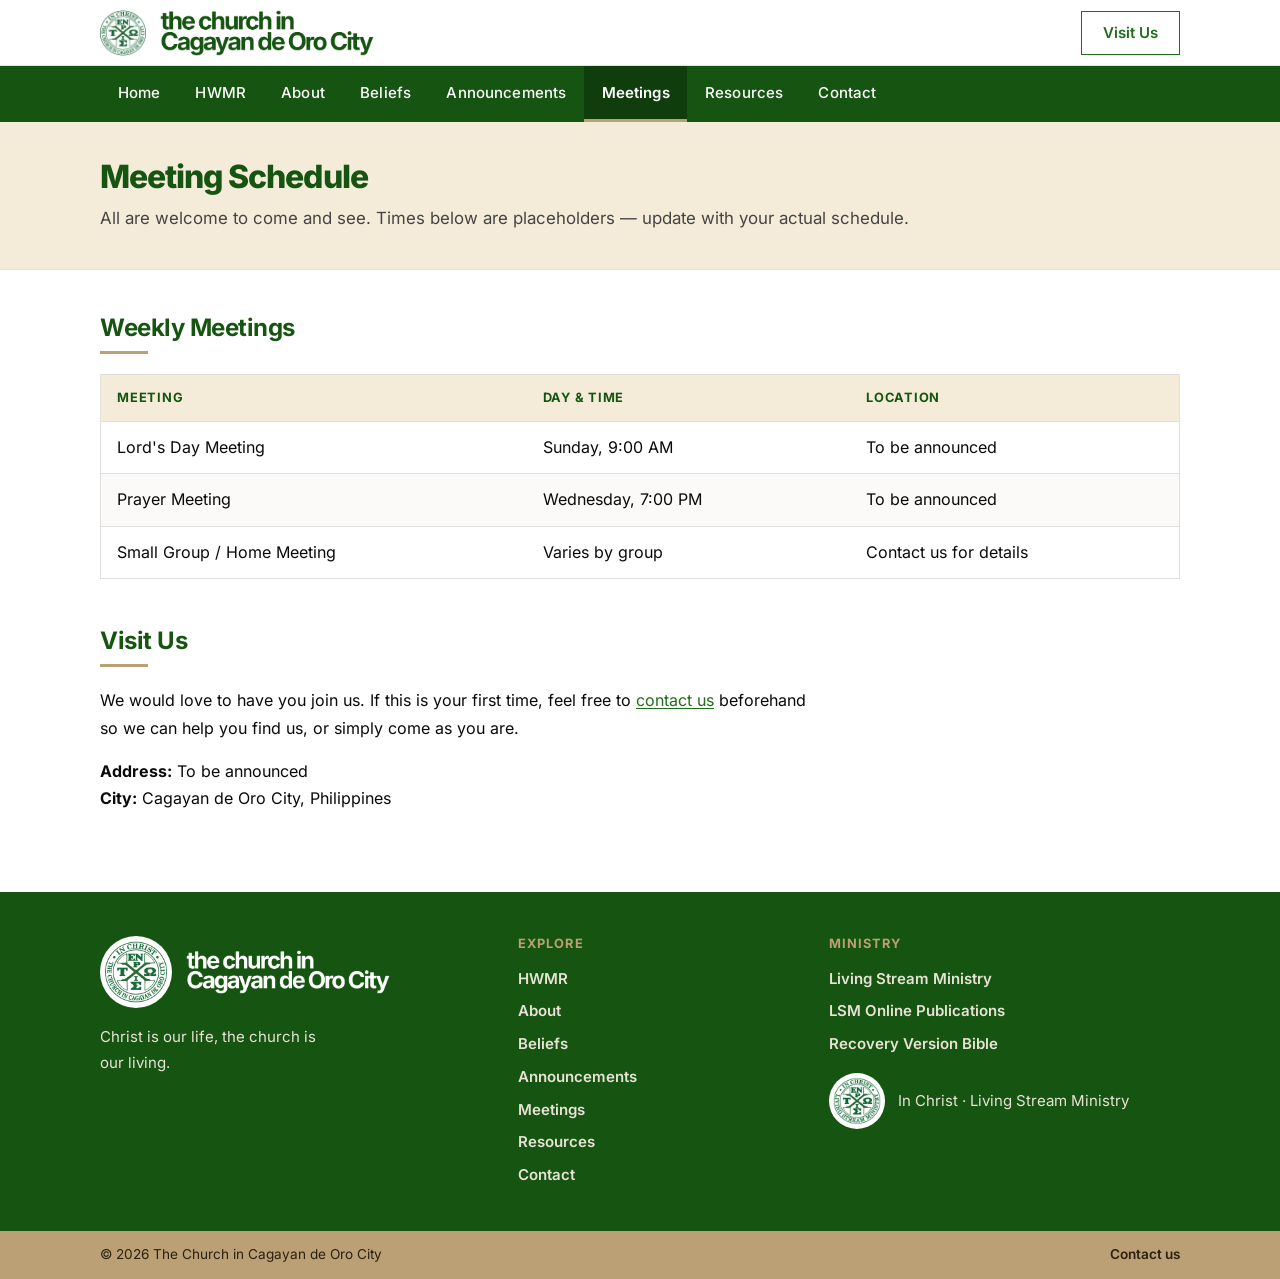
<file: meetings.html>
<!DOCTYPE html>
<html lang="en">
<head>
<meta charset="UTF-8">
<meta name="viewport" content="width=device-width, initial-scale=1.0">
<title>Meeting Schedule — The Church in Cagayan de Oro City</title>
<meta name="description" content="Meeting times and locations for the church in Cagayan de Oro.">
<meta name="theme-color" content="#165411">
<link rel="icon" type="image/png" sizes="48x48" href="assets/web/favicon-48.png">
<link rel="apple-touch-icon" href="assets/web/apple-touch-icon.png">
<link rel="preload" href="assets/fonts/inter-latin-wght-normal.woff2" as="font" type="font/woff2" crossorigin>
<link rel="stylesheet" href="css/style.css">
<script>document.documentElement.classList.add('js');</script>
</head>
<body>

<a class="skip-link" href="#main">Skip to content</a>

<header class="brand-bar">
  <div class="container">
    <a class="brand" href="index.html" aria-label="The church in Cagayan de Oro City — Home">
      <img class="brand-seal" src="assets/web/seal-192.png" width="46" height="46" alt="">
      <img class="brand-text" src="assets/web/text-logo-green.png" width="214" height="46" alt="the church in Cagayan de Oro City">
    </a>
    <a class="button inverse" href="meetings.html">Visit Us</a>
  </div>
</header>

<nav class="main-nav" aria-label="Main">
  <div class="container">
    <button class="nav-toggle" type="button" aria-expanded="false" aria-controls="nav-list">
      <span class="nav-toggle-icon" aria-hidden="true"></span> Menu
    </button>
    <ul id="nav-list">
        <li><a href="index.html">Home</a></li>
        <li><a href="hwmr.html">HWMR</a></li>
        <li><a href="about.html">About</a></li>
        <li><a href="beliefs.html">Beliefs</a></li>
        <li><a href="announcements.html">Announcements</a></li>
        <li><a href="meetings.html" aria-current="page">Meetings</a></li>
        <li><a href="resources.html">Resources</a></li>
        <li><a href="contact.html">Contact</a></li>
    </ul>
  </div>
</nav>

<div class="page-header">
  <div class="container">
    <h1>Meeting Schedule</h1>
    <p>All are welcome to come and see. Times below are placeholders — update with your actual schedule.</p>
  </div>
</div>

<main id="main">
  <div class="container">

    <section>
      <h2>Weekly Meetings</h2>
      <div class="table-scroll">
      <table class="schedule">
        <thead>
          <tr><th>Meeting</th><th>Day &amp; Time</th><th>Location</th></tr>
        </thead>
        <tbody>
          <tr><td>Lord's Day Meeting</td><td>Sunday, 9:00 AM</td><td>To be announced</td></tr>
          <tr><td>Prayer Meeting</td><td>Wednesday, 7:00 PM</td><td>To be announced</td></tr>
          <tr><td>Small Group / Home Meeting</td><td>Varies by group</td><td>Contact us for details</td></tr>
        </tbody>
      </table>
      </div>
    </section>

    <section>
      <h2>Visit Us</h2>
      <p>We would love to have you join us. If this is your first time, feel free to <a href="contact.html">contact us</a> beforehand so we can help you find us, or simply come as you are.</p>
      <p><strong>Address:</strong> To be announced<br>
      <strong>City:</strong> Cagayan de Oro City, Philippines</p>
    </section>

  </div>
</main>

<footer class="site-footer">
  <div class="footer-main">
    <div class="container">
      <div>
        <a class="footer-brand" href="index.html" aria-label="The church in Cagayan de Oro City — Home">
          <span class="footer-seal-badge"><img src="assets/web/seal-192.png" width="62" height="62" alt=""></span>
          <img class="brand-text" src="assets/web/text-logo-light.png" width="205" height="44" alt="the church in Cagayan de Oro City">
        </a>
        <p class="footer-tagline">Christ is our life, the church is our living.</p>
      </div>
      <nav aria-label="Footer">
        <h2>Explore</h2>
        <ul class="footer-links">
          <li><a href="hwmr.html">HWMR</a></li>
          <li><a href="about.html">About</a></li>
          <li><a href="beliefs.html">Beliefs</a></li>
          <li><a href="announcements.html">Announcements</a></li>
          <li><a href="meetings.html">Meetings</a></li>
          <li><a href="resources.html">Resources</a></li>
          <li><a href="contact.html">Contact</a></li>
        </ul>
      </nav>
      <div>
        <h2>Ministry</h2>
        <ul class="footer-links">
          <li><a href="https://www.lsm.org/" target="_blank" rel="noopener">Living Stream Ministry</a></li>
          <li><a href="https://www.ministrybooks.org/" target="_blank" rel="noopener">LSM Online Publications</a></li>
          <li><a href="https://online.recoveryversion.bible/" target="_blank" rel="noopener">Recovery Version Bible</a></li>
        </ul>
        <div class="footer-lsm">
          <span class="footer-seal-badge"><img src="assets/web/lsm-logo-128.png" width="48" height="48" alt=""></span>
          <span>In Christ &middot; Living Stream Ministry</span>
        </div>
      </div>
    </div>
  </div>
  <div class="footer-bar">
    <div class="container">
      <div>&copy; <span id="year"></span> The Church in Cagayan de Oro City</div>
      <div><a href="contact.html">Contact us</a></div>
    </div>
  </div>
</footer>

<script src="js/site.js" defer></script>
</body>
</html>
</file>
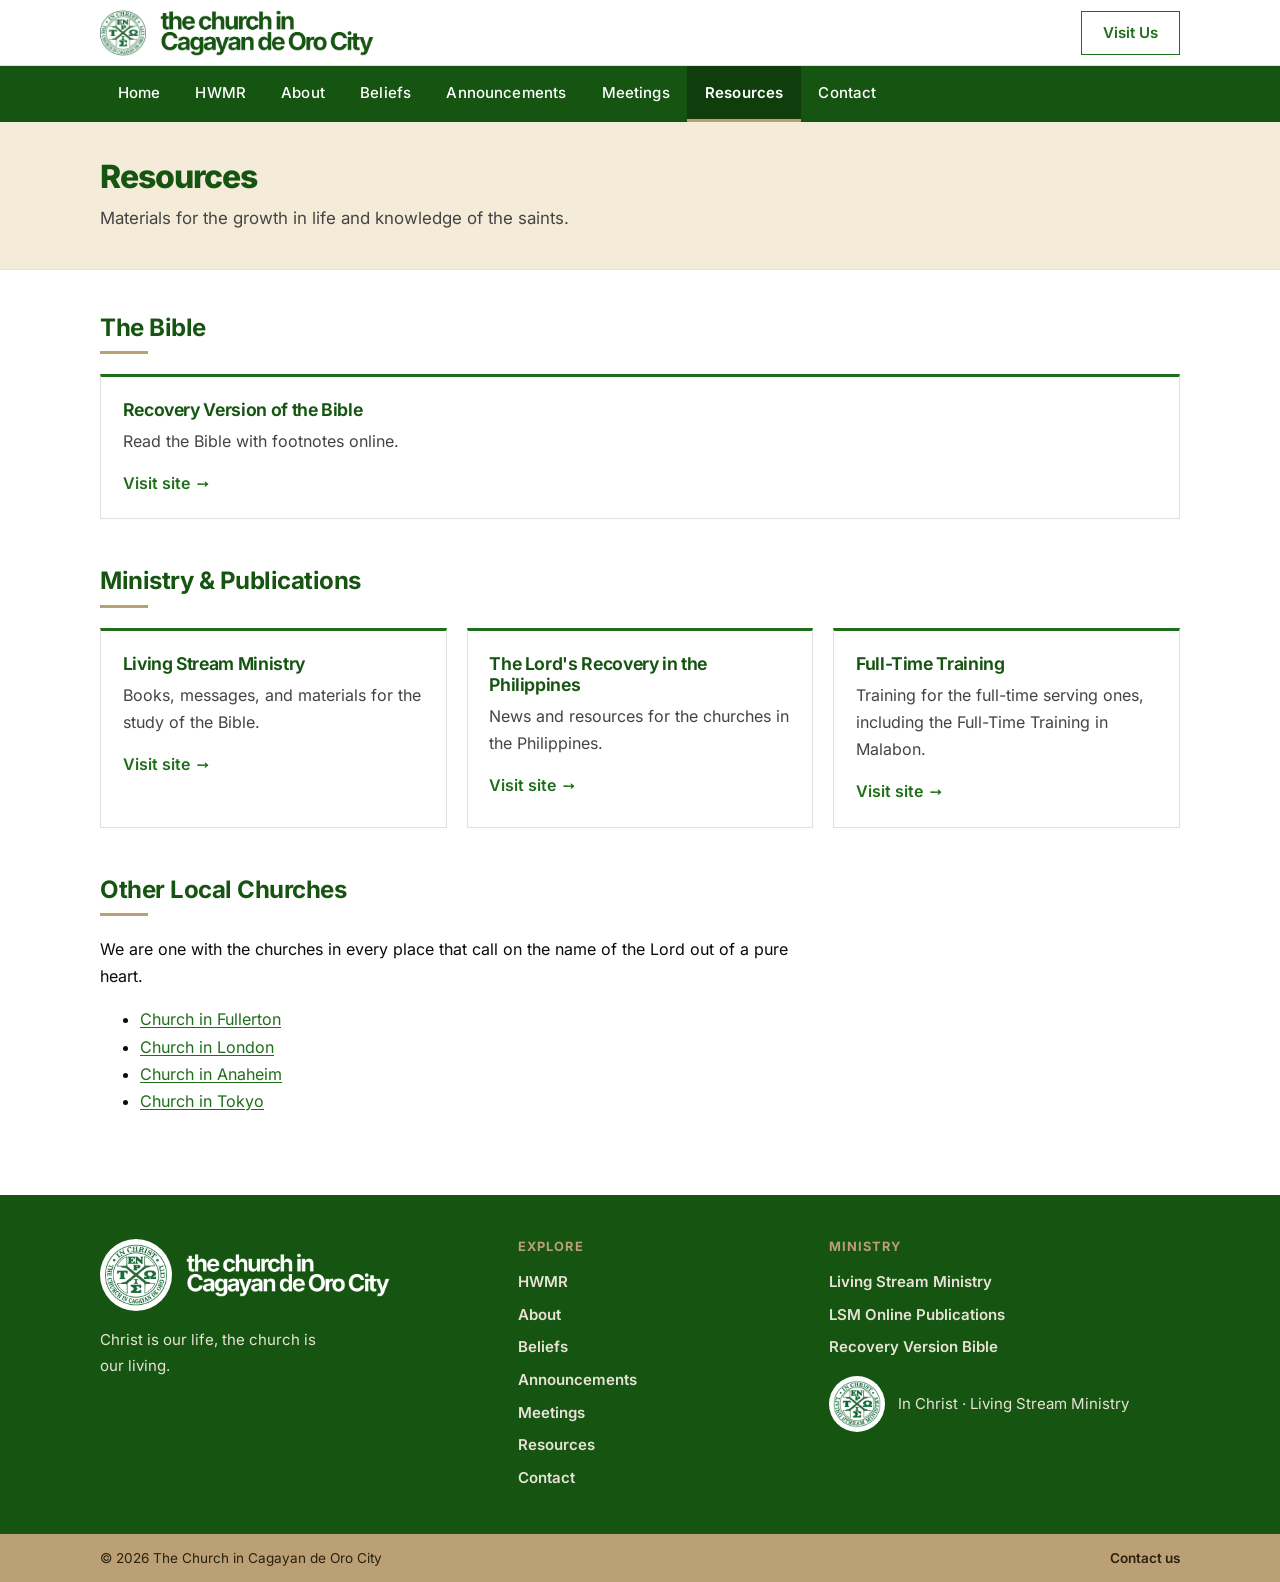
<file: resources.html>
<!DOCTYPE html>
<html lang="en">
<head>
<meta charset="UTF-8">
<meta name="viewport" content="width=device-width, initial-scale=1.0">
<title>Resources — The Church in Cagayan de Oro City</title>
<meta name="description" content="Resources for the saints — the Bible, hymns, and ministry publications.">
<meta name="theme-color" content="#165411">
<link rel="icon" type="image/png" sizes="48x48" href="assets/web/favicon-48.png">
<link rel="apple-touch-icon" href="assets/web/apple-touch-icon.png">
<link rel="preload" href="assets/fonts/inter-latin-wght-normal.woff2" as="font" type="font/woff2" crossorigin>
<link rel="stylesheet" href="css/style.css">
<script>document.documentElement.classList.add('js');</script>
</head>
<body>

<a class="skip-link" href="#main">Skip to content</a>

<header class="brand-bar">
  <div class="container">
    <a class="brand" href="index.html" aria-label="The church in Cagayan de Oro City — Home">
      <img class="brand-seal" src="assets/web/seal-192.png" width="46" height="46" alt="">
      <img class="brand-text" src="assets/web/text-logo-green.png" width="214" height="46" alt="the church in Cagayan de Oro City">
    </a>
    <a class="button inverse" href="meetings.html">Visit Us</a>
  </div>
</header>

<nav class="main-nav" aria-label="Main">
  <div class="container">
    <button class="nav-toggle" type="button" aria-expanded="false" aria-controls="nav-list">
      <span class="nav-toggle-icon" aria-hidden="true"></span> Menu
    </button>
    <ul id="nav-list">
        <li><a href="index.html">Home</a></li>
        <li><a href="hwmr.html">HWMR</a></li>
        <li><a href="about.html">About</a></li>
        <li><a href="beliefs.html">Beliefs</a></li>
        <li><a href="announcements.html">Announcements</a></li>
        <li><a href="meetings.html">Meetings</a></li>
        <li><a href="resources.html" aria-current="page">Resources</a></li>
        <li><a href="contact.html">Contact</a></li>
    </ul>
  </div>
</nav>

<div class="page-header">
  <div class="container">
    <h1>Resources</h1>
    <p>Materials for the growth in life and knowledge of the saints.</p>
  </div>
</div>

<main id="main">
  <div class="container">

    <section>
      <h2>The Bible</h2>
      <div class="card-grid">
        <div class="card">
          <h3>Recovery Version of the Bible</h3>
          <p>Read the Bible with footnotes online.</p>
          <a href="https://online.recoveryversion.bible/" target="_blank" rel="noopener">Visit site &rarr;</a>
        </div>
      </div>
    </section>

    <section>
      <h2>Ministry &amp; Publications</h2>
      <div class="card-grid">
        <div class="card">
          <h3>Living Stream Ministry</h3>
          <p>Books, messages, and materials for the study of the Bible.</p>
          <a href="https://www.lsm.org/" target="_blank" rel="noopener">Visit site &rarr;</a>
        </div>
        <div class="card">
          <h3>The Lord's Recovery in the Philippines</h3>
          <p>News and resources for the churches in the Philippines.</p>
          <a href="https://lr-ph.org/" target="_blank" rel="noopener">Visit site &rarr;</a>
        </div>
        <div class="card">
          <h3>Full-Time Training</h3>
          <p>Training for the full-time serving ones, including the Full-Time Training in Malabon.</p>
          <a href="#" target="_blank" rel="noopener">Visit site &rarr;</a>
        </div>
      </div>
    </section>

    <section>
      <h2>Other Local Churches</h2>
      <p>We are one with the churches in every place that call on the name of the Lord out of a pure heart.</p>
      <ul>
        <li><a href="https://www.churchinfullerton.org/" target="_blank" rel="noopener">Church in Fullerton</a></li>
        <li><a href="#" target="_blank" rel="noopener">Church in London</a></li>
        <li><a href="#" target="_blank" rel="noopener">Church in Anaheim</a></li>
        <li><a href="#" target="_blank" rel="noopener">Church in Tokyo</a></li>
      </ul>
    </section>

  </div>
</main>

<footer class="site-footer">
  <div class="footer-main">
    <div class="container">
      <div>
        <a class="footer-brand" href="index.html" aria-label="The church in Cagayan de Oro City — Home">
          <span class="footer-seal-badge"><img src="assets/web/seal-192.png" width="62" height="62" alt=""></span>
          <img class="brand-text" src="assets/web/text-logo-light.png" width="205" height="44" alt="the church in Cagayan de Oro City">
        </a>
        <p class="footer-tagline">Christ is our life, the church is our living.</p>
      </div>
      <nav aria-label="Footer">
        <h2>Explore</h2>
        <ul class="footer-links">
          <li><a href="hwmr.html">HWMR</a></li>
          <li><a href="about.html">About</a></li>
          <li><a href="beliefs.html">Beliefs</a></li>
          <li><a href="announcements.html">Announcements</a></li>
          <li><a href="meetings.html">Meetings</a></li>
          <li><a href="resources.html">Resources</a></li>
          <li><a href="contact.html">Contact</a></li>
        </ul>
      </nav>
      <div>
        <h2>Ministry</h2>
        <ul class="footer-links">
          <li><a href="https://www.lsm.org/" target="_blank" rel="noopener">Living Stream Ministry</a></li>
          <li><a href="https://www.ministrybooks.org/" target="_blank" rel="noopener">LSM Online Publications</a></li>
          <li><a href="https://online.recoveryversion.bible/" target="_blank" rel="noopener">Recovery Version Bible</a></li>
        </ul>
        <div class="footer-lsm">
          <span class="footer-seal-badge"><img src="assets/web/lsm-logo-128.png" width="48" height="48" alt=""></span>
          <span>In Christ &middot; Living Stream Ministry</span>
        </div>
      </div>
    </div>
  </div>
  <div class="footer-bar">
    <div class="container">
      <div>&copy; <span id="year"></span> The Church in Cagayan de Oro City</div>
      <div><a href="contact.html">Contact us</a></div>
    </div>
  </div>
</footer>

<script src="js/site.js" defer></script>
</body>
</html>
</file>
<file: css/style.css>
/* The Church in Cagayan de Oro City — site styles
   Look & feel follows the LSM Online Publications site: white logo band,
   deep-green navigation bar, green links/buttons, cream & tan neutrals,
   square corners. Typeface: Inter, self-hosted (see @font-face below). */

/* ---------- Fonts ---------- */

/* Inter variable font, Latin subset (covers English, Filipino, and Spanish
   characters such as ñ). Served from our own files so it looks identical on
   every device and never depends on a third-party CDN. */
@font-face {
  font-family: 'Inter';
  font-style: normal;
  font-weight: 100 900;
  font-display: swap;
  src: url('../assets/fonts/inter-latin-wght-normal.woff2') format('woff2-variations'),
       url('../assets/fonts/inter-latin-wght-normal.woff2') format('woff2');
  unicode-range: U+0000-00FF, U+0131, U+0152-0153, U+02BB-02BC, U+02C6, U+02DA, U+02DC,
                 U+0304, U+0308, U+0329, U+2000-206F, U+20AC, U+2122, U+2191, U+2193,
                 U+2212, U+2215, U+FEFF, U+FFFD;
}

/* Metric-matched stand-in used until Inter finishes loading (or if it can't),
   so text doesn't jump around when the real font swaps in. */
@font-face {
  font-family: 'Inter Fallback';
  src: local('Arial'), local('Helvetica'), local('Liberation Sans');
  size-adjust: 107.4%;
  ascent-override: 90.2%;
  descent-override: 22.5%;
  line-gap-override: 0%;
}

/* ---------- Tokens ---------- */

:root {
  /* greens (from the LSM Online Publications palette) */
  --green-900: #0f3d0c;
  --green-800: #165411;   /* nav bar, headings, footer */
  --green-700: #2c5530;
  --green-600: #1f6f1a;   /* links & buttons — 6:1 on white */
  --green-500: #2c8a25;
  --green-400: #38bc3d;   /* highlights on dark */
  --green-100: #d4e8d1;

  /* cream & tan */
  --cream-100: #fbfaf8;
  --cream-200: #f4ecd8;
  --cream-300: #e9e3d7;
  --tan-500:   #bba075;
  --ink-on-tan: #2b2010;

  --color-bg: #ffffff;
  --color-bg-alt: var(--cream-100);
  --color-text: #0a0a0a;
  --color-text-soft: #444444;
  --color-text-muted: #666666;
  --color-border: #e0e0e0;
  --color-accent: var(--green-600);
  --color-accent-dark: var(--green-800);

  --max-width: 1120px;
  --font-body: 'Inter', 'Inter Fallback', system-ui, -apple-system, 'Segoe UI', Roboto,
               'Helvetica Neue', Arial, 'Noto Sans', sans-serif;
  --font-heading: var(--font-body);

  --shadow-md: 0 2px 8px rgba(0, 0, 0, 0.08);
  --focus-ring: 0 0 0 3px rgba(44, 138, 37, 0.35);
}

/* ---------- Base ---------- */

* { box-sizing: border-box; }

html {
  scroll-behavior: smooth;
  -webkit-text-size-adjust: 100%;
  text-size-adjust: 100%;
}

@media (prefers-reduced-motion: reduce) {
  html { scroll-behavior: auto; }
  * { transition: none !important; }
}

body {
  margin: 0;
  font-family: var(--font-body);
  font-size: 1rem;
  font-optical-sizing: auto;
  color: var(--color-text);
  background: var(--color-bg);
  line-height: 1.7;
}

a { color: var(--color-accent); text-underline-offset: 0.15em; }
a:hover { color: var(--color-accent-dark); }

:focus-visible {
  outline: 2px solid var(--green-500);
  outline-offset: 2px;
  box-shadow: var(--focus-ring);
}

img { max-width: 100%; height: auto; }

.container {
  max-width: var(--max-width);
  margin: 0 auto;
  padding: 0 1.25rem;
}

.skip-link {
  position: absolute;
  left: 0.5rem;
  top: -4rem;
  z-index: 100;
  background: var(--green-800);
  color: #fff;
  padding: 0.6rem 1rem;
  font-weight: 600;
}
.skip-link:focus { top: 0.5rem; color: #fff; }

/* ---------- Brand bar (white, scrolls away) ---------- */

.brand-bar {
  background: var(--color-bg);
  border-bottom: 1px solid var(--color-border);
}

.brand-bar .container {
  display: flex;
  align-items: center;
  justify-content: space-between;
  gap: 1rem;
  padding-top: 0.6rem;
  padding-bottom: 0.6rem;
}

.brand {
  display: flex;
  align-items: center;
  gap: 0.85rem;
  text-decoration: none;
  min-width: 0;
}

/* seal matches the full height of the text logo beside it */
.brand-seal { width: 46px; height: 46px; flex: none; }
.brand-text { width: auto; height: 46px; max-width: 100%; }

.brand-bar .button { flex: none; }

/* ---------- Navigation bar (deep green, sticky) ---------- */

.main-nav {
  background: var(--green-800);
  position: sticky;
  top: 0;
  z-index: 20;
}

.main-nav .container { position: relative; }

.main-nav ul {
  list-style: none;
  display: flex;
  flex-wrap: wrap;
  margin: 0;
  padding: 0;
}

.main-nav a {
  display: block;
  padding: 0.85rem 1.1rem;
  color: #fff;
  font-size: 0.9375rem;
  font-weight: 500;
  letter-spacing: 0.01em;
  text-decoration: none;
  border-bottom: 3px solid transparent;
  transition: background-color 0.2s ease;
}

.main-nav a:hover { background: var(--green-700); color: #fff; }

.main-nav a[aria-current="page"] {
  background: var(--green-900);
  border-bottom-color: var(--tan-500);
  font-weight: 600;
}

.main-nav :focus-visible { outline-color: #fff; box-shadow: none; outline-offset: -3px; }

.nav-toggle { display: none; }

@media (max-width: 800px) {
  .brand-bar .button { display: none; }
  .brand-seal { width: 38px; height: 38px; }
  .brand-text { height: 38px; }

  /* Menu collapses only when JS is available to open it; without JS the
     links simply stack and stay visible. */
  .js .nav-toggle {
    display: flex;
    align-items: center;
    gap: 0.6rem;
    width: 100%;
    padding: 0.8rem 0;
    background: none;
    border: 0;
    color: #fff;
    font: inherit;
    font-weight: 600;
    cursor: pointer;
  }
  .nav-toggle-icon,
  .nav-toggle-icon::before,
  .nav-toggle-icon::after {
    display: block;
    width: 20px;
    height: 2px;
    background: #fff;
    content: '';
    position: relative;
    transition: transform 0.2s ease, background-color 0.2s ease;
  }
  .nav-toggle-icon::before { position: absolute; top: -6px; }
  .nav-toggle-icon::after  { position: absolute; top: 6px; }
  .nav-toggle[aria-expanded="true"] .nav-toggle-icon { background: transparent; }
  .nav-toggle[aria-expanded="true"] .nav-toggle-icon::before { transform: translateY(6px) rotate(45deg); }
  .nav-toggle[aria-expanded="true"] .nav-toggle-icon::after  { transform: translateY(-6px) rotate(-45deg); }

  .main-nav ul { flex-direction: column; }
  .main-nav a { border-bottom: 0; border-left: 3px solid transparent; padding: 0.8rem 0.5rem; }
  .main-nav a[aria-current="page"] { border-left-color: var(--tan-500); }
  .main-nav li + li { border-top: 1px solid rgba(255, 255, 255, 0.12); }

  .js .nav-toggle[aria-expanded="false"] + ul { display: none; }
}

/* ---------- Hero (home) ---------- */

.hero {
  background: var(--cream-200);
  border-bottom: 1px solid var(--cream-300);
  padding: 3.5rem 0;
}

.hero .container {
  display: grid;
  grid-template-columns: 1fr auto;
  align-items: center;
  gap: 3rem;
}

.hero h1 {
  font-size: clamp(2rem, 4.6vw, 3.25rem);
  font-weight: 800;
  line-height: 1.08;
  letter-spacing: -0.03em;
  color: var(--green-800);
  margin: 0 0 1rem;
  max-width: 18ch;
}

.hero p {
  font-size: 1.15rem;
  color: var(--color-text-soft);
  max-width: 38rem;
  margin: 0 0 1.75rem;
}

.hero-seal { width: 260px; height: 260px; }

.hero-actions { display: flex; flex-wrap: wrap; gap: 0.75rem; }

@media (max-width: 800px) {
  .hero { padding: 2.25rem 0; }
  .hero .container { grid-template-columns: 1fr; gap: 1.5rem; }
  .hero-seal { display: none; }
}

/* ---------- Buttons ---------- */

.button {
  display: inline-block;
  background: var(--green-600);
  color: #fff;
  padding: 0.7rem 1.3rem;
  border: 1px solid var(--green-600);
  border-radius: 0;
  text-decoration: none;
  font-family: var(--font-body);
  font-size: 0.9375rem;
  font-weight: 600;
  line-height: 1.3;
  transition: background-color 0.2s ease, color 0.2s ease, border-color 0.2s ease;
}

.button:hover { background: var(--green-800); border-color: var(--green-800); color: #fff; }

/* "inverse"/"secondary": white with green outline — same pattern as the LSM site */
.button.inverse,
.button.secondary {
  background: #fff;
  color: var(--green-600);
}

.button.inverse:hover,
.button.secondary:hover { background: var(--green-600); border-color: var(--green-600); color: #fff; }

/* ---------- Page layout ---------- */

main { padding: 2.75rem 0 4rem; }

section + section { margin-top: 3rem; }

h1, h2, h3 {
  font-family: var(--font-heading);
  color: var(--color-text);
  line-height: 1.2;
  letter-spacing: -0.02em;
}

h1 { font-size: 2rem; font-weight: 800; }

h2 {
  font-size: 1.5rem;
  font-weight: 700;
  color: var(--green-800);
  margin: 0 0 1.25rem;
}

/* short tan rule under section headings */
h2::after {
  content: '';
  display: block;
  width: 3rem;
  height: 3px;
  margin-top: 0.55rem;
  background: var(--tan-500);
}

h3 { font-size: 1.1rem; font-weight: 650; }

main p,
main li { max-width: 72ch; }

.page-header {
  background: var(--cream-200);
  border-bottom: 1px solid var(--cream-300);
  padding: 2.25rem 0;
  margin-bottom: 0;
}

.page-header h1 {
  margin: 0;
  color: var(--green-800);
  letter-spacing: -0.03em;
}

.page-header p { color: var(--color-text-soft); margin: 0.5rem 0 0; font-size: 1.05rem; }

/* ---------- Long-form reading text (HWMR, etc.) ---------- */

.prose {
  max-width: 56rem;
  font-size: 1.125rem;
  line-height: 1.85;
}

.prose p,
.prose li { max-width: none; }
.prose p { margin: 0 0 1.4em; }

.prose .lead {
  font-size: 1.35rem;
  line-height: 1.6;
  font-weight: 500;
  color: var(--green-800);
}

.prose > :first-child { margin-top: 0; }
.prose h2 { margin-top: 3rem; }

/* where a passage was taken from */
.prose .source {
  font-size: 0.9rem;
  font-weight: 500;
  color: var(--color-text-muted);
}
.prose h3 { margin: 2rem 0 0.75rem; color: var(--green-800); }
.prose blockquote { margin: 1.75rem 0; padding: 1.25rem 1.5rem; font-weight: 400; color: var(--color-text); }
.prose blockquote p { margin: 0; }
.prose blockquote footer {
  margin-top: 0.85rem;
  font-size: 0.85rem;
  font-weight: 600;
  line-height: 1.5;
  color: var(--green-800);
}
.prose blockquote footer::before { content: '— '; }

/* ---------- Collapsible groups (native <details>, works without JS) ---------- */

.group { border-bottom: 1px solid var(--color-border); }
.group:first-of-type { border-top: 1px solid var(--color-border); }

.group > summary {
  display: flex;
  align-items: center;
  justify-content: space-between;
  gap: 1rem;
  padding: 1.1rem 0.25rem;
  cursor: pointer;
  list-style: none;
}

.group > summary::-webkit-details-marker { display: none; }

/* chevron */
.group > summary::after {
  content: '';
  flex: none;
  width: 0.6rem;
  height: 0.6rem;
  border-right: 2px solid var(--green-800);
  border-bottom: 2px solid var(--green-800);
  transform: rotate(45deg);
  transition: transform 0.2s ease;
}

.group[open] > summary::after { transform: rotate(-135deg); }

.group > summary h2 { margin: 0; font-size: 1.35rem; }
.group > summary h2::after { display: none; }
.group > summary:hover h2 { color: var(--green-600); }

.group-body { padding: 0.25rem 0.25rem 2rem; }
.group-body > :not(.week-card) { max-width: 68ch; }

/* ---------- Weekly messages: week card + message tiles ---------- */

.week-card {
  border: 2px solid var(--green-800);
  background: #fff;
  font-size: 1rem;
  line-height: 1.6;
}

.week-head { padding: 1.25rem 1.5rem 0.25rem; }
.week-head h3 { margin: 0; font-size: 1.7rem; font-weight: 800; color: var(--green-800); }

.week-card .week-meta {
  display: flex;
  flex-direction: column;
  margin: 0.4rem 0 0;
  font-weight: 600;
  color: var(--color-text-soft);
}

/* Tiles only make sense with JS; without it every message is simply shown below. */
.msg-tiles { display: none; }

.js .msg-tiles {
  display: grid;
  grid-template-columns: repeat(auto-fill, minmax(150px, 1fr));
  gap: 0.75rem;
  padding: 1.1rem 1.5rem 1.5rem;
}

.msg-tile {
  display: flex;
  flex-direction: column;
  gap: 0.4rem;
  min-height: 7.5rem;
  padding: 0.8rem 0.9rem;
  border: 2px solid var(--green-800);
  border-radius: 0;
  background: #fff;
  color: var(--color-text);
  font: inherit;
  text-align: left;
  cursor: pointer;
  transition: background-color 0.2s ease, box-shadow 0.2s ease, color 0.2s ease;
}

.msg-num { font-size: 1.2rem; font-weight: 800; letter-spacing: -0.02em; color: var(--green-800); }

.msg-title {
  font-size: 0.85rem;
  font-weight: 600;
  line-height: 1.35;
  display: -webkit-box;
  -webkit-line-clamp: 4;
  -webkit-box-orient: vertical;
  overflow: hidden;
}

.msg-tile:hover { background: var(--cream-100); box-shadow: var(--shadow-md); }

.msg-tile[aria-expanded="true"] { background: var(--green-800); color: #fff; }
.msg-tile[aria-expanded="true"] .msg-num { color: #fff; }

.msg-tile:disabled {
  border: 2px dashed var(--color-border);
  background: var(--cream-100);
  color: var(--color-text-muted);
  cursor: not-allowed;
  box-shadow: none;
}
.msg-tile:disabled .msg-num { color: var(--color-text-muted); }

.msg-panels { padding: 0 1.5rem 1.5rem; }
.js .msg-panel { display: none; }
.js .msg-panel.is-open { display: block; }

.msg-panel {
  margin-top: 1rem;
  padding: 1.5rem;
  background: var(--cream-100);
  border: 1px solid var(--color-border);
  border-top: 3px solid var(--tan-500);
  scroll-margin-top: 4.5rem;
}

.msg-head .msg-eyebrow {
  margin: 0;
  font-size: 0.8rem;
  font-weight: 700;
  letter-spacing: 0.08em;
  text-transform: uppercase;
  color: var(--green-600);
}

.msg-head h4 { margin: 0.2rem 0 1.5rem; font-size: 1.45rem; font-weight: 800; color: var(--green-800); }

.msg-body p { max-width: 68ch; margin: 0 0 1em; }

.msg-body h5 {
  margin: 2.25rem 0 1rem;
  padding-bottom: 0.45rem;
  border-bottom: 2px solid var(--tan-500);
  font-size: 0.85rem;
  font-weight: 700;
  letter-spacing: 0.08em;
  text-transform: uppercase;
  color: var(--green-800);
}
.msg-body h5:first-child { margin-top: 0; }

.msg-body .label { margin: 1.5rem 0 0.4rem; font-weight: 700; color: var(--green-800); }

.msg-body .label.day {
  margin-top: 1.9rem;
  padding-left: 0.65rem;
  border-left: 3px solid var(--tan-500);
  font-size: 1.05rem;
}

.msg-body .verse {
  padding-left: 1rem;
  border-left: 3px solid var(--tan-500);
  color: var(--color-text-soft);
}

.msg-body .op-main { margin-top: 1.5em; font-weight: 700; }
.msg-body .op-sub { padding-left: 1.25rem; }
.msg-body .op-sub2 { padding-left: 2.5rem; }

.msg-body .topic { margin-bottom: 0.2em; font-weight: 500; }
.msg-body .topic-note { padding-left: 1rem; font-size: 0.95rem; color: var(--color-text-muted); }

.msg-panel .msg-source { margin: 2rem 0 0; font-size: 0.85rem; color: var(--color-text-muted); }

@media (max-width: 800px) {
  .week-head { padding: 1rem 1rem 0.25rem; }
  .js .msg-tiles { grid-template-columns: repeat(2, 1fr); padding: 1rem 1rem 1.25rem; }
  .msg-panels { padding: 0 1rem 1.25rem; }
  .msg-panel { padding: 1.1rem; }
}

/* ---------- Cards ---------- */

.card-grid {
  display: grid;
  grid-template-columns: repeat(auto-fit, minmax(240px, 1fr));
  gap: 1.25rem;
}

.card {
  border: 1px solid var(--color-border);
  border-top: 3px solid var(--green-600);
  border-radius: 0;
  padding: 1.35rem;
  background: #fff;
  transition: box-shadow 0.2s ease;
}

.card:hover { box-shadow: var(--shadow-md); }

.card h3 { margin: 0 0 0.5rem; color: var(--green-800); }
.card p { margin: 0 0 0.9rem; color: var(--color-text-soft); }
.card a { font-weight: 600; text-decoration: none; }
.card a:hover { text-decoration: underline; }

/* ---------- Announcements ---------- */

.announcement {
  border-left: 3px solid var(--green-600);
  padding: 0.25rem 0 0.25rem 1.25rem;
  margin-bottom: 2rem;
}

.announcement .date {
  display: block;
  font-size: 0.8rem;
  font-weight: 600;
  text-transform: uppercase;
  letter-spacing: 0.06em;
  color: var(--color-text-muted);
  margin-bottom: 0.25rem;
}

.announcement h3 { margin: 0 0 0.4rem; font-size: 1.2rem; color: var(--green-800); }
.announcement p { margin: 0; }

.tag {
  display: inline-block;
  vertical-align: middle;
  font-size: 0.7rem;
  font-weight: 600;
  text-transform: uppercase;
  letter-spacing: 0.06em;
  background: var(--green-100);
  color: var(--green-800);
  border-radius: 0;
  padding: 0.1rem 0.55rem;
  margin-left: 0.6rem;
}

/* ---------- Schedule table ---------- */

.table-scroll { overflow-x: auto; }

table.schedule {
  width: 100%;
  border-collapse: collapse;
  border: 1px solid var(--color-border);
}

table.schedule th,
table.schedule td {
  text-align: left;
  padding: 0.75rem 1rem;
  border-bottom: 1px solid var(--color-border);
}

table.schedule th {
  background: var(--cream-200);
  font-size: 0.8rem;
  font-weight: 700;
  text-transform: uppercase;
  letter-spacing: 0.06em;
  color: var(--green-800);
}

table.schedule tbody tr:nth-child(even) td { background: var(--cream-100); }

/* ---------- Quote ---------- */

/* Inter is loaded upright only, so no italics here (the browser would fake them). */
blockquote {
  border-left: 3px solid var(--tan-500);
  background: var(--cream-100);
  margin: 1.5rem 0;
  padding: 1rem 1.25rem;
  color: var(--color-text-soft);
  font-style: normal;
  font-weight: 500;
}

/* ---------- Footer ---------- */

.site-footer { color: var(--cream-100); font-size: 0.9375rem; }

.footer-main { background: var(--green-800); padding: 2.75rem 0 2.25rem; }

.footer-main .container {
  display: grid;
  grid-template-columns: 1.4fr 1fr 1.3fr;
  gap: 2.5rem;
}

.footer-brand { display: flex; align-items: center; gap: 0.85rem; text-decoration: none; }

.footer-seal-badge {
  flex: none;
  display: grid;
  place-items: center;
  width: 72px;
  height: 72px;
  background: #fff;
  border-radius: 50%;
}

.footer-seal-badge img { width: 62px; height: 62px; }
.footer-brand .brand-text { height: 44px; }

.footer-tagline { margin: 1rem 0 0; color: var(--cream-300); max-width: 26ch; }

.site-footer h2 {
  font-size: 0.8rem;
  font-weight: 700;
  text-transform: uppercase;
  letter-spacing: 0.08em;
  color: var(--tan-500);
  margin: 0 0 0.9rem;
}
.site-footer h2::after { display: none; }

.footer-links { list-style: none; margin: 0; padding: 0; }
.footer-links li { max-width: none; margin: 0 0 0.45rem; }

.site-footer a { color: var(--cream-300); font-weight: 600; text-decoration: none; }
.site-footer a:hover,
.site-footer a:focus-visible { color: #fff; text-decoration: underline; }
.site-footer :focus-visible { outline-color: #fff; box-shadow: none; }

.footer-lsm { display: flex; align-items: center; gap: 0.85rem; margin-top: 1rem; }
.footer-lsm .footer-seal-badge { width: 56px; height: 56px; }
.footer-lsm .footer-seal-badge img { width: 48px; height: 48px; }
.footer-lsm span { color: var(--cream-300); }

.footer-bar {
  background: var(--tan-500);
  color: var(--ink-on-tan);
  padding: 0.8rem 0;
  font-size: 0.85rem;
}

.footer-bar .container {
  display: flex;
  justify-content: space-between;
  flex-wrap: wrap;
  gap: 0.5rem 1.5rem;
}

.footer-bar a { color: var(--ink-on-tan); }
.footer-bar a:hover { color: #000; }

@media (max-width: 800px) {
  .footer-main .container { grid-template-columns: 1fr; gap: 2rem; }
}
</file>
